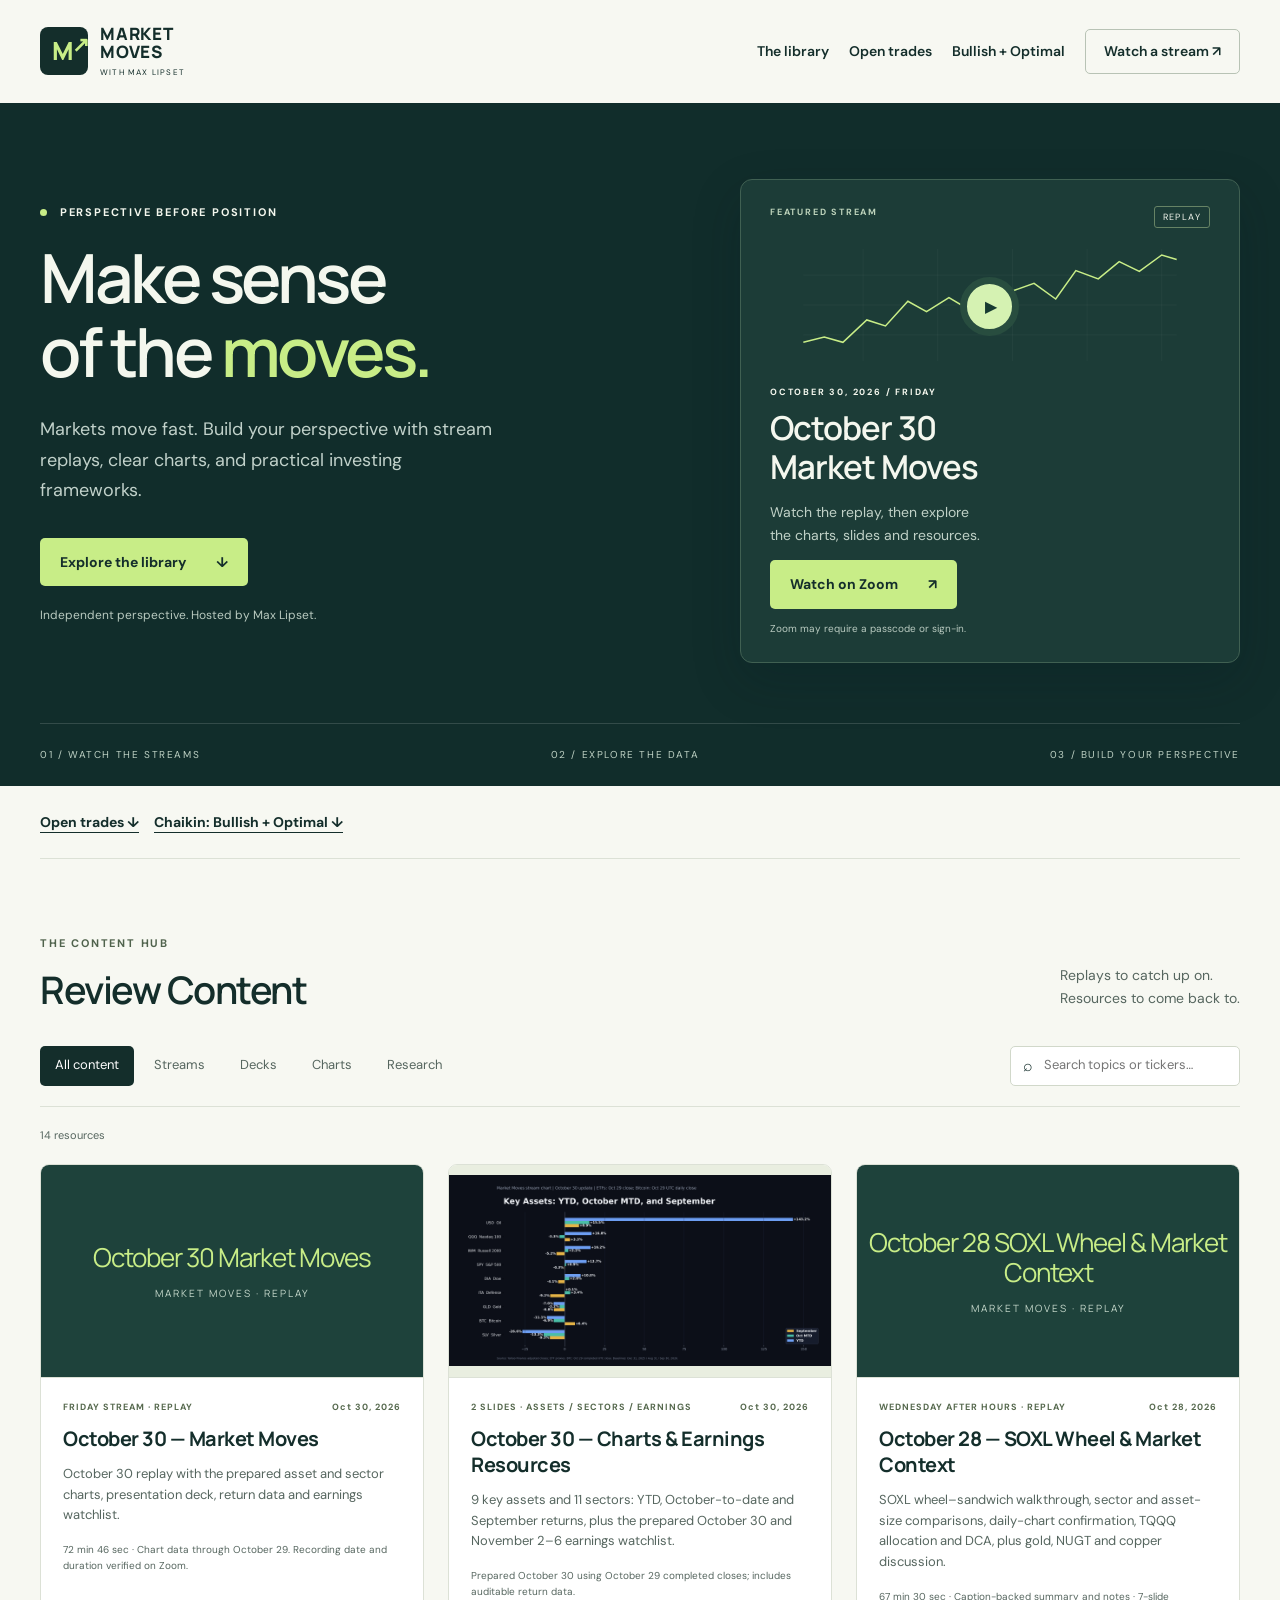
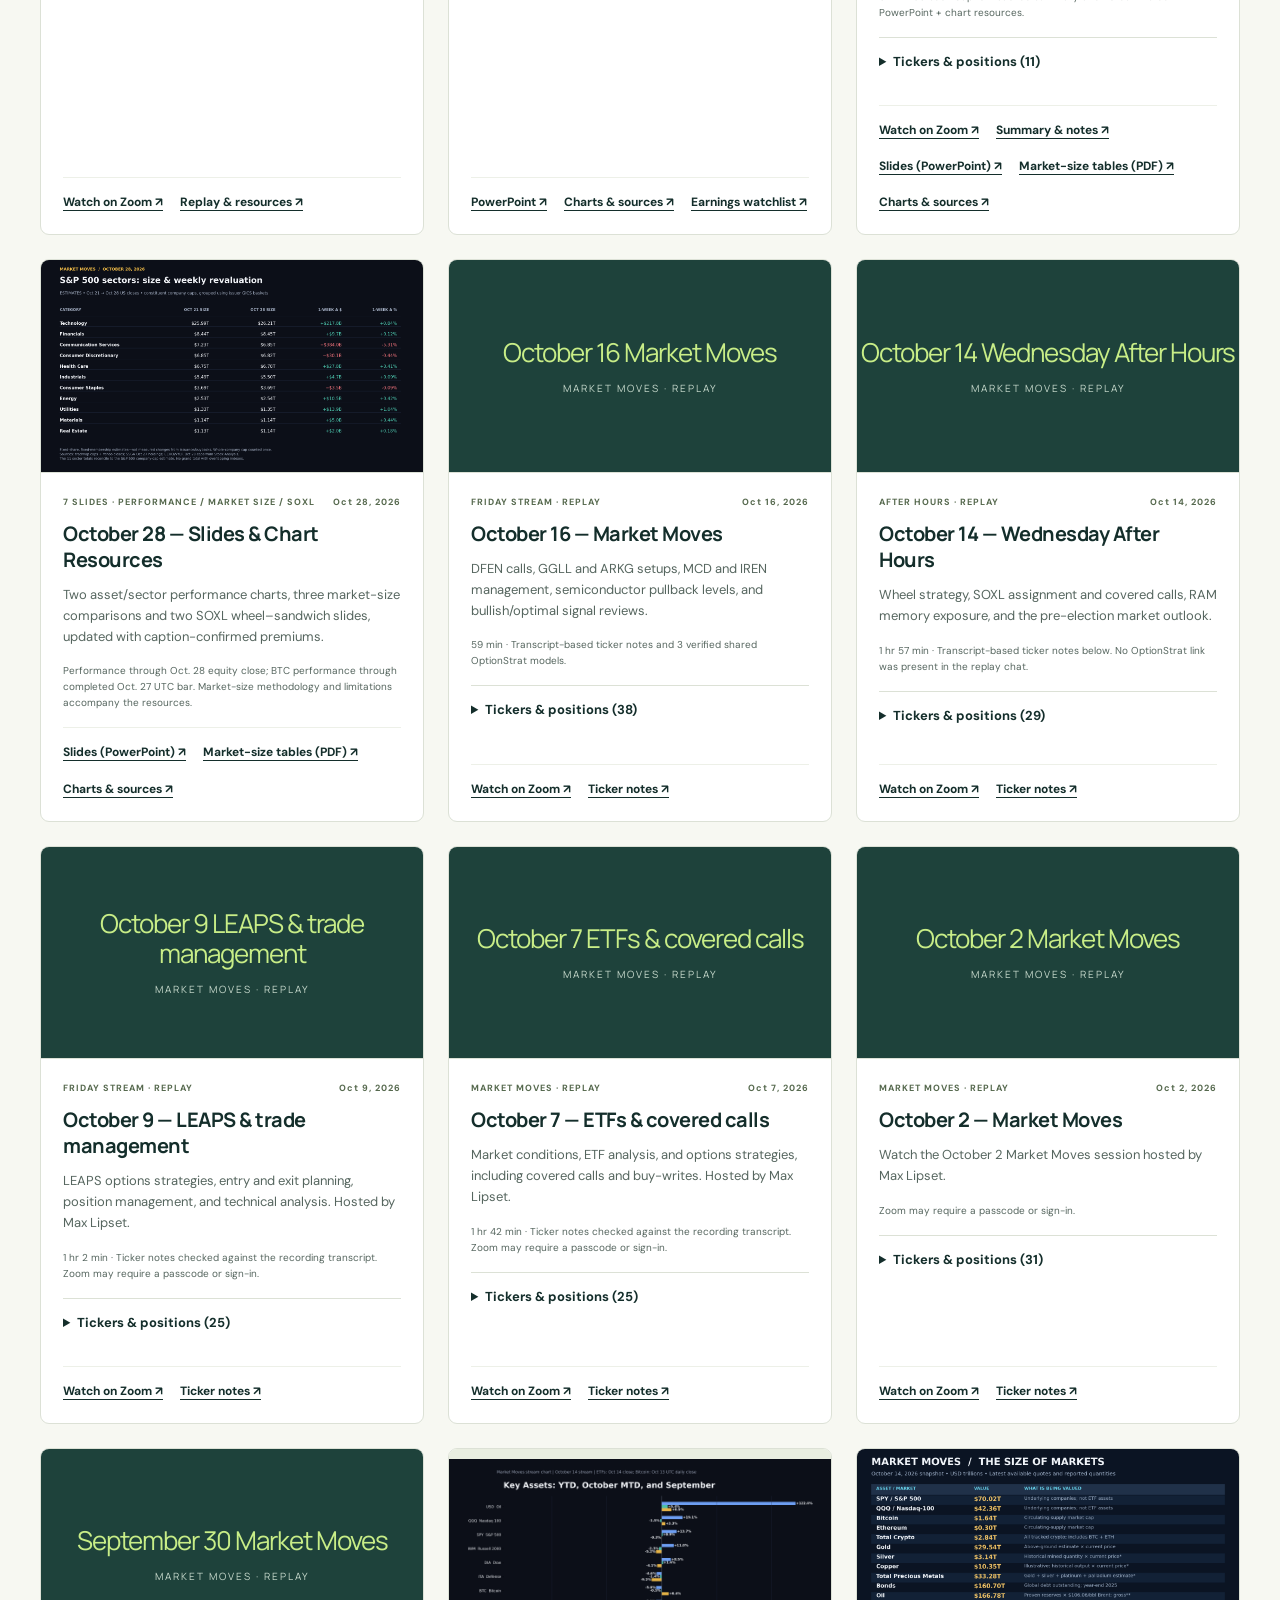
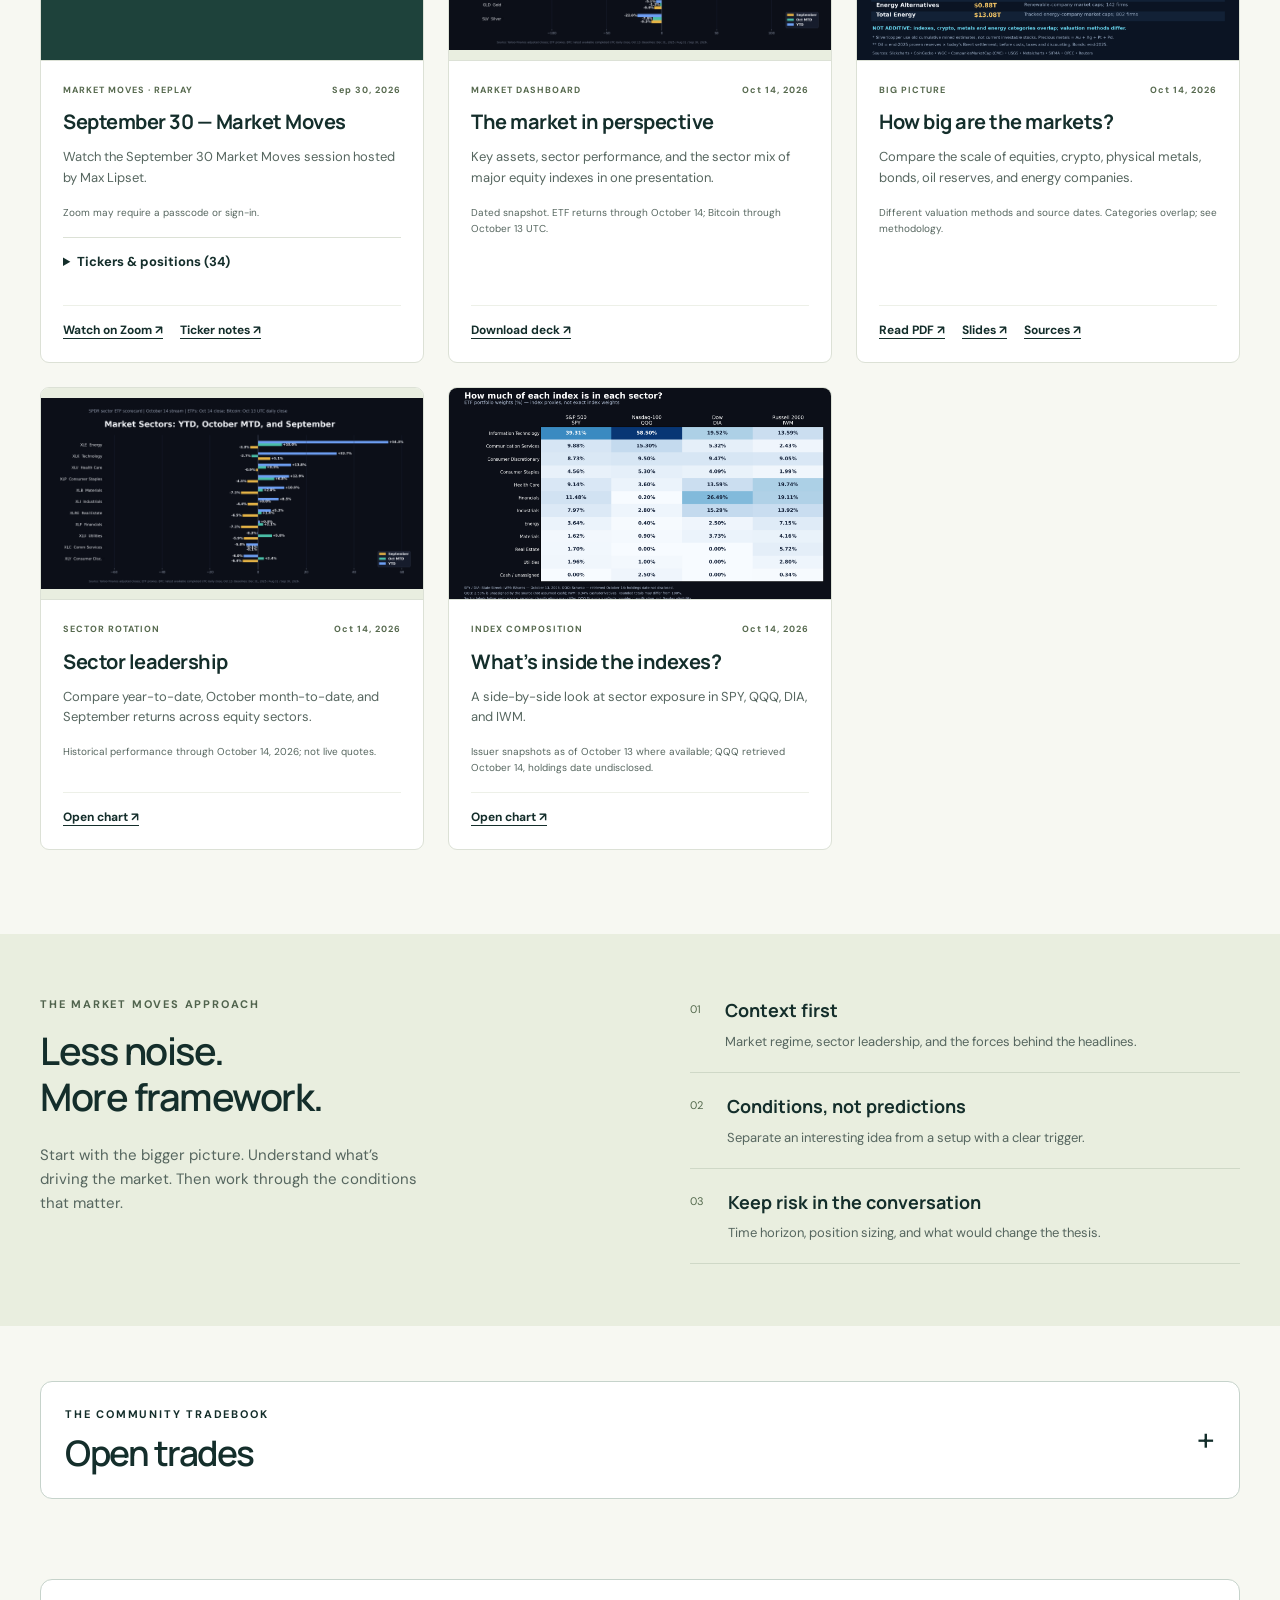
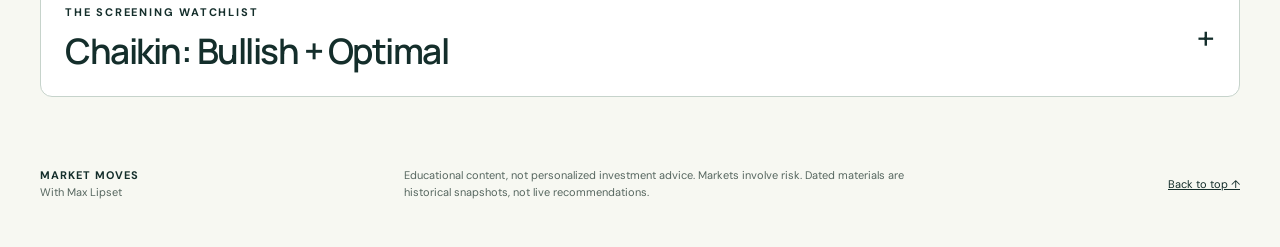
<file: index.html>
<!doctype html>
<html lang="en">
<head>
<meta charset="utf-8"><meta name="viewport" content="width=device-width,initial-scale=1">
<title>Market Moves — Streams, charts & perspective</title>
<meta name="description" content="Market Moves with Max Lipset. Catch up on streams, explore market charts, and download presentation materials.">
<meta name="theme-color" content="#112d2b">
<link rel="icon" href="favicon.svg" type="image/svg+xml"><link rel="stylesheet" href="style.css">
</head>
<body>
<a class="skip" href="#library">Skip to content</a>
<header class="topbar wrap"><a class="brand" href="./" aria-label="Market Moves home"><span class="brandmark" aria-hidden="true">M<span>↗</span></span><span>MARKET<br>MOVES<span class="brandby">WITH MAX LIPSET</span></span></a><nav aria-label="Main navigation"><a href="#library">The library</a><a href="#open-trades">Open trades</a><a href="#chaikin">Bullish + Optimal</a><a class="nav-cta" href="#featured">Watch a stream <span aria-hidden="true">↗</span></a></nav></header>
<main>
<section class="hero"><div class="wrap hero-grid"><div><p class="eyebrow"><span class="dot"></span> PERSPECTIVE BEFORE POSITION</p><h1>Make sense<br>of the <em>moves.</em></h1><p class="intro">Markets move fast. Build your perspective with stream replays, clear charts, and practical investing frameworks.</p><a class="button light" href="#library">Explore the library <span aria-hidden="true">↓</span></a><p class="host">Independent perspective. Hosted by Max Lipset.</p></div><article id="featured" class="featured"><div class="feature-top"><span class="eyebrow">FEATURED STREAM</span><span class="replay">REPLAY</span></div><div class="wave" aria-hidden="true"><svg viewBox="0 0 500 150"><path class="grid" d="M0 35H500 M0 75H500 M0 115H500 M80 0V150 M180 0V150 M280 0V150 M380 0V150 M480 0V150"/><path class="trace" d="M0 125 28 118 53 125 85 95 110 103 140 70 165 84 195 65 220 80 250 40 278 57 309 46 338 67 365 29 395 40 423 17 450 30 480 8 500 14"/></svg><span class="play">▶</span></div><p class="eyebrow">OCTOBER 30, 2026 / FRIDAY</p><h2>October 30<br>Market Moves</h2><p>Watch the replay, then explore<br>the charts, slides and resources.</p><a id="featured-link" class="button light" href="https://us06web.zoom.us/rec/share/vB62OXIC7sn29NZjTACtyw3_N3CU9sdIaNkMmeq9kFNX3XZYFfZCfEpGf8DX7yD0.l42riKHr-Ip58ZO9" target="_blank" rel="noopener noreferrer">Watch on Zoom <span aria-hidden="true">↗</span></a><small>Zoom may require a passcode or sign-in.</small></article></div><div class="wrap hero-bottom"><span>01 / WATCH THE STREAMS</span><span>02 / EXPLORE THE DATA</span><span>03 / BUILD YOUR PERSPECTIVE</span></div></section>
<div class="wrap tracker-jumps" aria-label="Trade research shortcuts"><a href="#open-trades">Open trades ↓</a><a href="#chaikin">Chaikin: Bullish + Optimal ↓</a></div>


<section id="library" class="wrap library"><div class="section-head"><div><p class="eyebrow">THE CONTENT HUB</p><h2>Review Content</h2></div><p>Replays to catch up on.<br>Resources to come back to.</p></div><div class="toolbar"><div class="filters" role="group" aria-label="Filter content"><button class="active" data-filter="All" aria-pressed="true">All content</button><button data-filter="Streams" aria-pressed="false">Streams</button><button data-filter="Decks" aria-pressed="false">Decks</button><button data-filter="Charts" aria-pressed="false">Charts</button><button data-filter="Research" aria-pressed="false">Research</button></div><label class="search"><span class="sr-only">Search the library</span><span aria-hidden="true">⌕</span><input type="search" id="search" placeholder="Search topics or tickers…"></label></div><p class="results" id="count" role="status" aria-live="polite">Loading the library…</p><div id="cards" class="cards"></div><noscript><p>Enable JavaScript to search the library. You can still <a href="assets/performance-deck.pptx">download the latest deck</a> or <a href="assets/market-sizes.pdf">read the market-size comparison</a>.</p></noscript></section>
<section id="approach" class="approach"><div class="wrap approach-grid"><div><p class="eyebrow">THE MARKET MOVES APPROACH</p><h2>Less noise.<br>More framework.</h2><p>Start with the bigger picture. Understand what’s driving the market. Then work through the conditions that matter.</p></div><div class="principles"><article><span>01</span><div><h3>Context first</h3><p>Market regime, sector leadership, and the forces behind the headlines.</p></div></article><article><span>02</span><div><h3>Conditions, not predictions</h3><p>Separate an interesting idea from a setup with a clear trigger.</p></div></article><article><span>03</span><div><h3>Keep risk in the conversation</h3><p>Time horizon, position sizing, and what would change the thesis.</p></div></article></div></div></section>
<section id="open-trades" class="wrap tracker-section"><details class="tracker-dropdown"><summary><p class="eyebrow">THE COMMUNITY TRADEBOOK</p><h2>Open trades</h2><span class="dropdown-icon" aria-hidden="true">+</span></summary><div class="tracker-content"><p class="tracker-intro">Market Moves positions in one place. Compiled October 16, 2026 from submitted position records and stream updates. Dates below show the latest evidence, not live brokerage verification. Unknown terms stay unconfirmed.</p><div class="tracker-toolbar"><label>Find a trade <input id="trade-search" type="search" placeholder="Ticker or strategy…"></label><label>Show <select id="trade-filter"><option value="all">All tracked positions</option><option value="open">Reported / snapshot open</option><option value="review">Needs confirmation</option></select></label></div><p id="trade-count" class="results" role="status">Loading trades…</p><div class="table-scroll" role="region" aria-label="Open trades table; scroll horizontally for details" tabindex="0"><table id="trades-table"><caption>Position terms and latest status — historical evidence, not live quotes</caption><thead><tr><th scope="col">Ticker / strategy</th><th scope="col">Quantity</th><th scope="col">Entry / credit</th><th scope="col">Status / last evidence</th><th scope="col">Management / sources</th></tr></thead><tbody></tbody></table></div><p class="tracker-footnote">Known closed legs (SMCX calls, TEMT puts, MULL calls), the closed COHX wheel, paper trades and unfilled ideas are excluded. “Snapshot open” means open in the dated record, not confirmed today. No live P&amp;L or portfolio totals are implied. Option premiums and credits are per share, not per contract.</p></div></details></section>
<section id="chaikin" class="wrap tracker-section"><details class="tracker-dropdown"><summary><p class="eyebrow">THE SCREENING WATCHLIST</p><h2>Chaikin: Bullish + Optimal</h2><span class="dropdown-icon" aria-hidden="true">+</span></summary><div class="tracker-content"><p class="tracker-intro"><strong>Historical scan: October 12, 2026.</strong> Ratings dated October 10; technical data dated October 9. Not refreshed October 16. All 59 saved watchlists screened: 1,178 unique stocks and 258 Bullish / Very Bullish candidates checked.</p><p>Only the exact “Optimal” entry label qualifies here. Timing 3/3 and “Early” are different signals; Early candidates are excluded.</p><div class="tracker-toolbar"><label>Find a ticker <input id="chaikin-search" type="search" placeholder="Ticker or rating…"></label></div><p id="chaikin-count" class="results" role="status">Loading matches…</p><div class="table-scroll" role="region" aria-label="Chaikin matches table; scroll horizontally for details" tabindex="0"><table id="chaikin-table"><caption>Exact Bullish / Very Bullish + Optimal matches · October 12 scan</caption><thead><tr><th scope="col">Ticker</th><th scope="col">Rating / entry</th><th scope="col">Strength</th><th scope="col">Timing</th><th scope="col">Trend / flow</th><th scope="col">Market cap</th><th scope="col">Missing confirmation</th></tr></thead><tbody></tbody></table></div><p class="tracker-footnote">Strength and Timing are separate checklist scores out of 3. Market caps are dated scan values. Chaikin links may require membership. Screening matches are not executed trades; small and microcap names can carry significant liquidity risk.</p></div></details></section>
</main><footer class="wrap"><div><strong>MARKET MOVES</strong><span>With Max Lipset</span></div><p>Educational content, not personalized investment advice. Markets involve risk. Dated materials are historical snapshots, not live recommendations.</p><a href="#">Back to top ↑</a></footer><script src="app.js" defer></script><script src="tracker.js" defer></script>
</body></html>
</file>
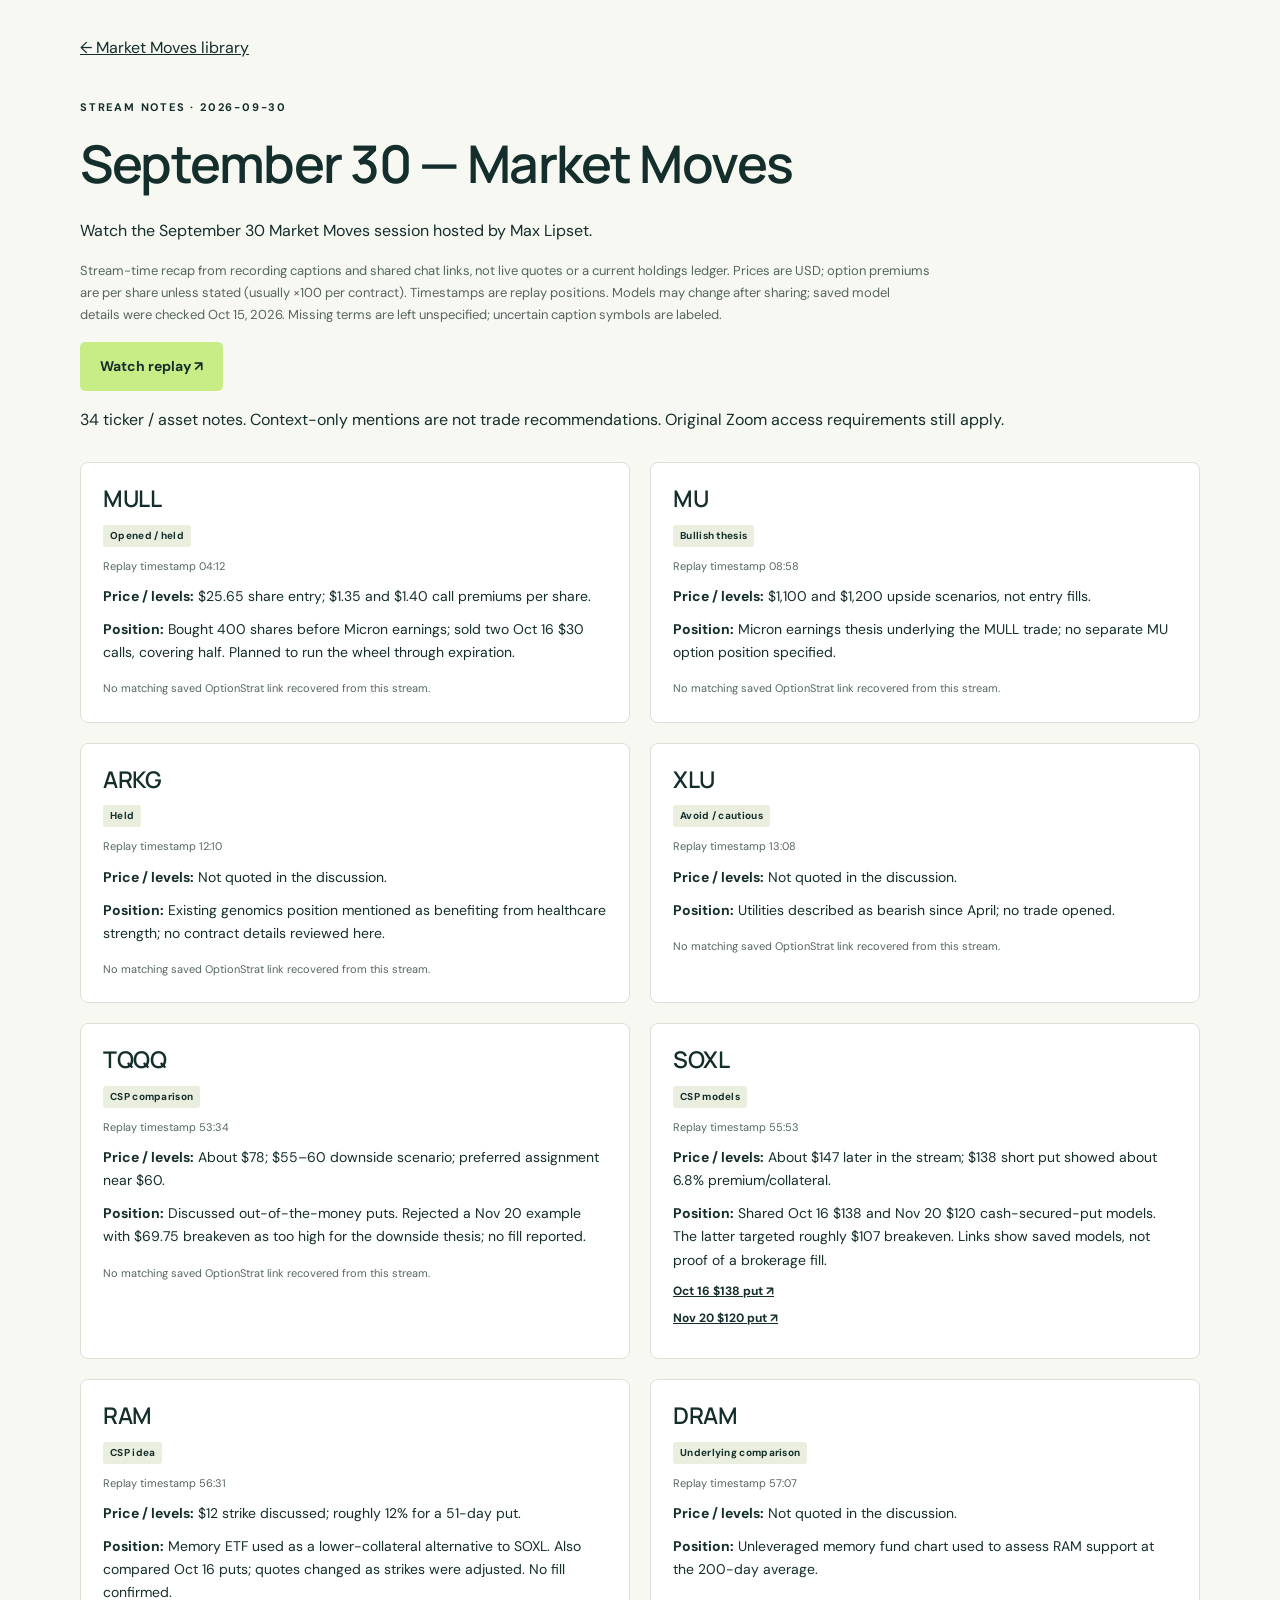
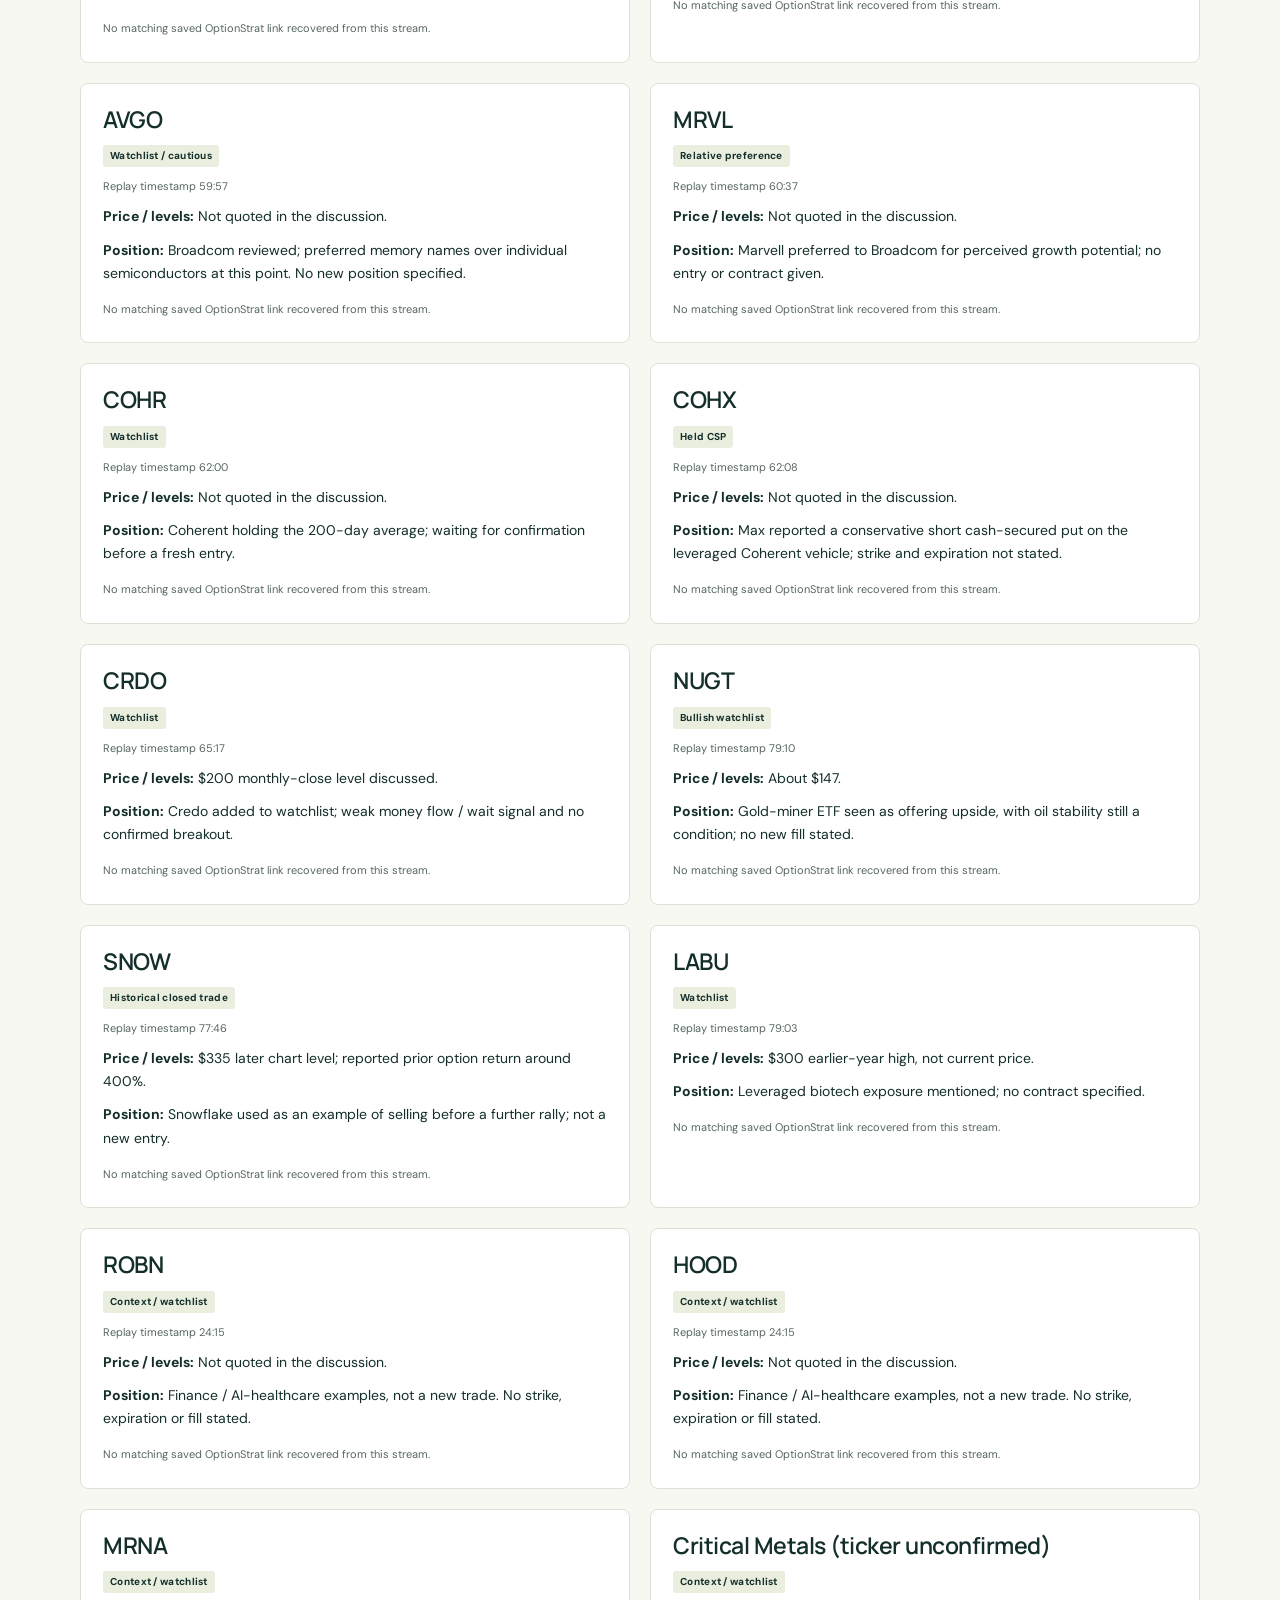
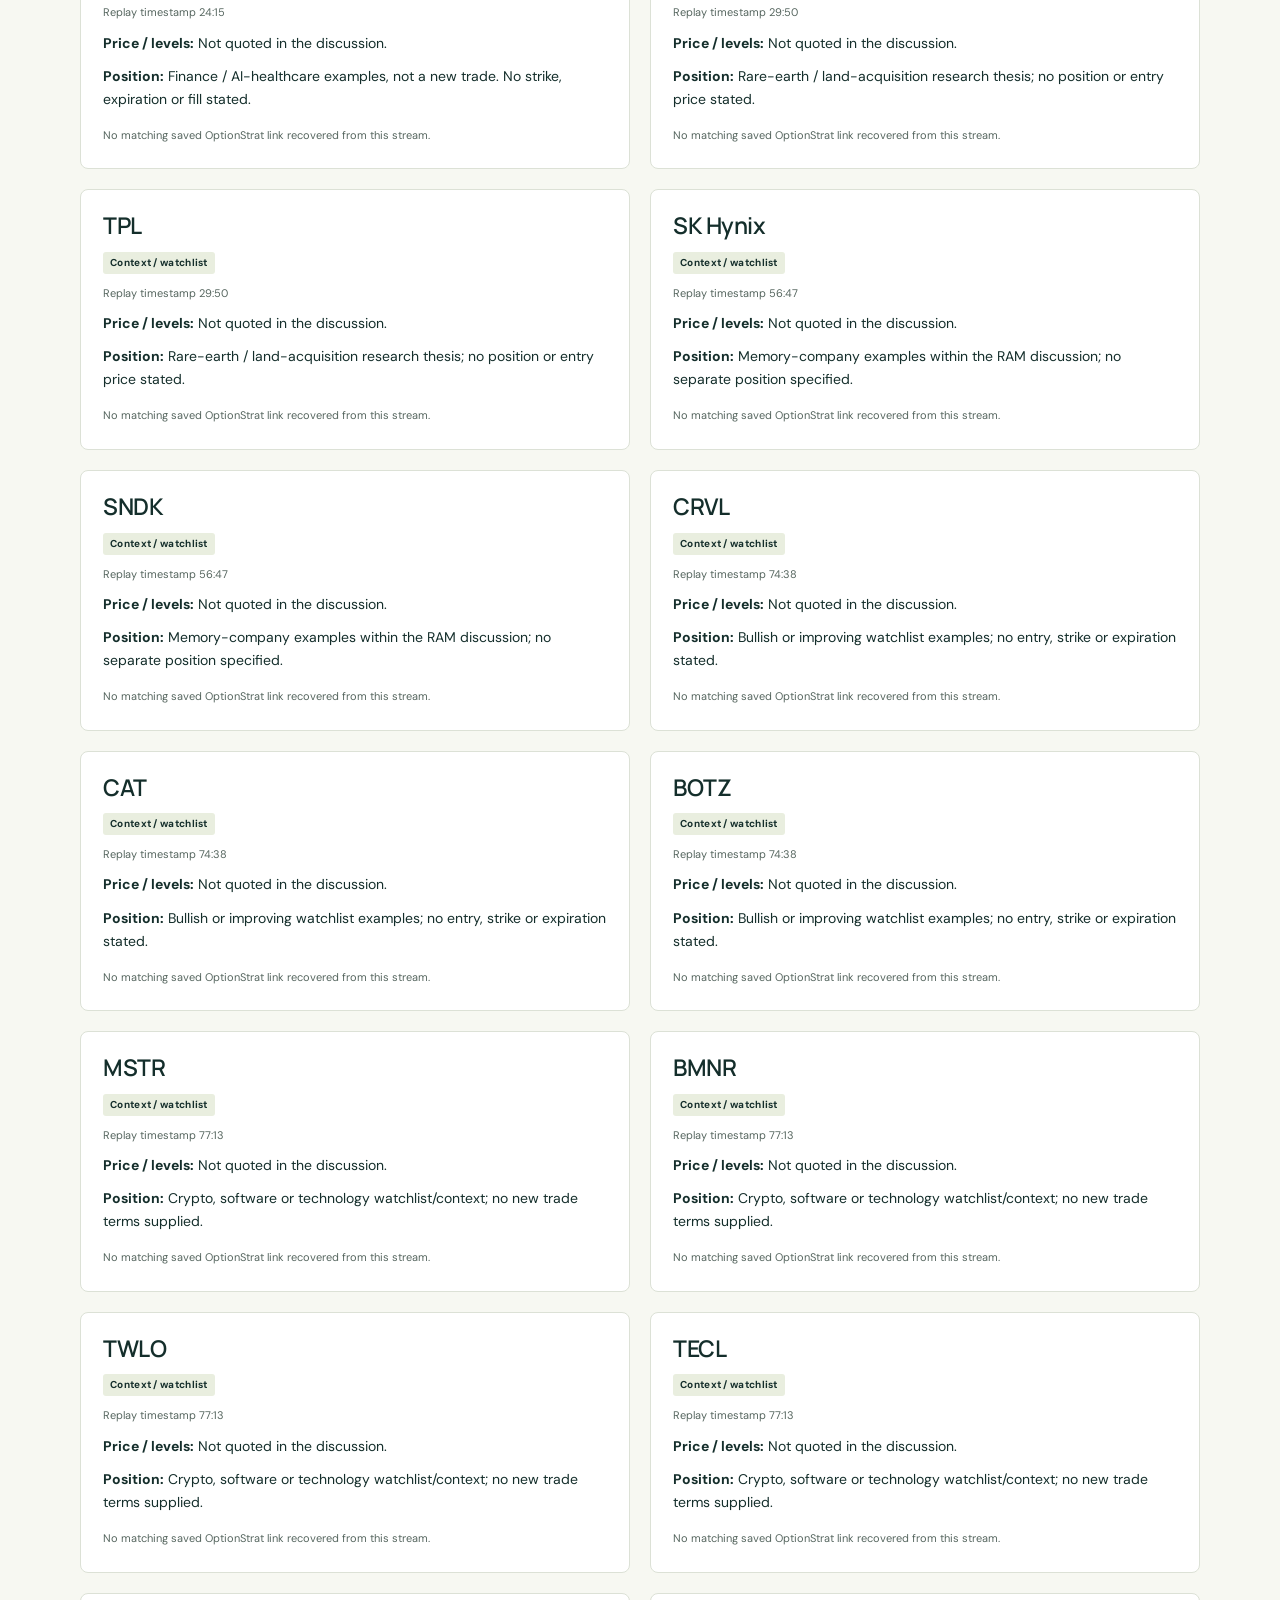
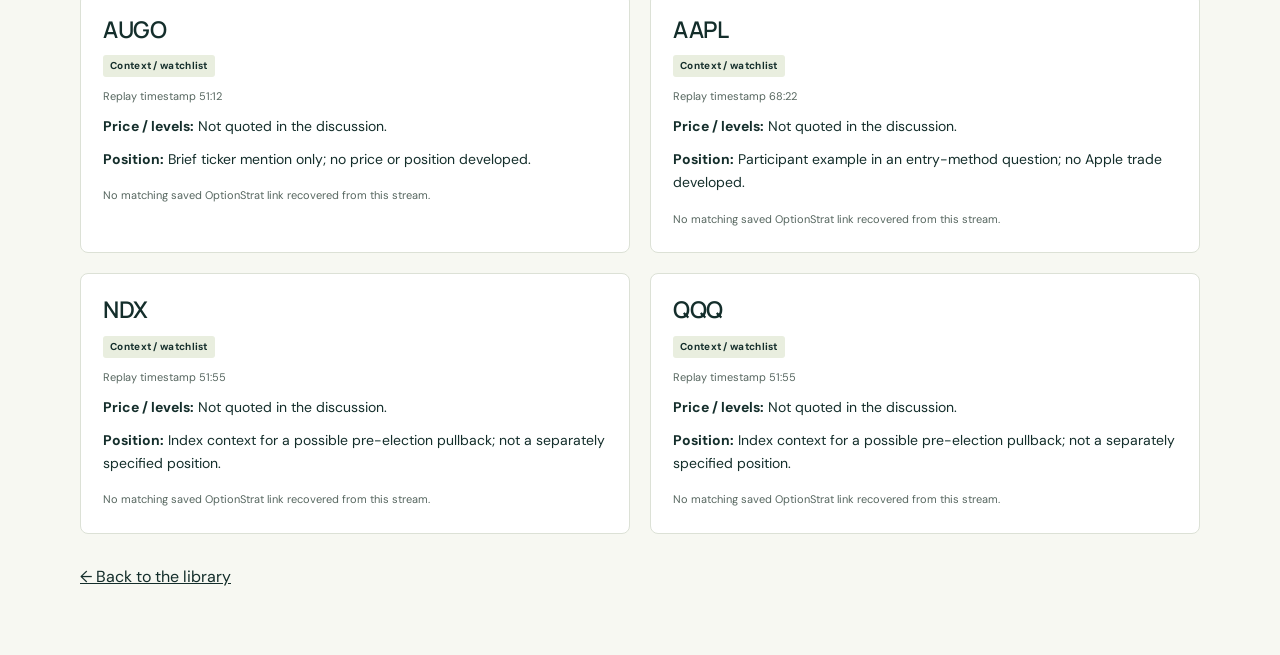
<file: streams/2026-09-30.html>
<!doctype html><html lang="en"><head><meta charset="utf-8"><meta name="viewport" content="width=device-width,initial-scale=1"><title>September 30 — Market Moves — Ticker notes | Market Moves</title><link rel="icon" href="../favicon.svg"><link rel="stylesheet" href="../style.css"></head><body><main class="wrap stream-notes"><a href="../index.html#library">← Market Moves library</a><p class="eyebrow">STREAM NOTES · 2026-09-30</p><h1>September 30 — Market Moves</h1><p>Watch the September 30 Market Moves session hosted by Max Lipset.</p><p class="notes-intro">Stream-time recap from recording captions and shared chat links, not live quotes or a current holdings ledger. Prices are USD; option premiums are per share unless stated (usually ×100 per contract). Timestamps are replay positions. Models may change after sharing; saved model details were checked Oct 15, 2026. Missing terms are left unspecified; uncertain caption symbols are labeled.</p><p><a class="button light" href="https://us06web.zoom.us/rec/share/R3jB5UM5G-DksHii7t1mZubaKdbZXyWm0881P0AZd6m9NMFR1ZyZ54Pl0_1Iq0Em.AOStVzs66MkKUvwi" target="_blank" rel="noopener noreferrer">Watch replay ↗</a></p><p>34 ticker / asset notes. Context-only mentions are not trade recommendations. Original Zoom access requirements still apply.</p><div class="ticker-grid"><article class="ticker-entry"><header><h2>MULL</h2><span class="ticker-status">Opened / held</span></header><p class="note">Replay timestamp 04:12</p><p><strong>Price / levels:</strong> $25.65 share entry; $1.35 and $1.40 call premiums per share.</p><p><strong>Position:</strong> Bought 400 shares before Micron earnings; sold two Oct 16 $30 calls, covering half. Planned to run the wheel through expiration.</p><div class="ticker-links"><span class="note">No matching saved OptionStrat link recovered from this stream.</span></div></article><article class="ticker-entry"><header><h2>MU</h2><span class="ticker-status">Bullish thesis</span></header><p class="note">Replay timestamp 08:58</p><p><strong>Price / levels:</strong> $1,100 and $1,200 upside scenarios, not entry fills.</p><p><strong>Position:</strong> Micron earnings thesis underlying the MULL trade; no separate MU option position specified.</p><div class="ticker-links"><span class="note">No matching saved OptionStrat link recovered from this stream.</span></div></article><article class="ticker-entry"><header><h2>ARKG</h2><span class="ticker-status">Held</span></header><p class="note">Replay timestamp 12:10</p><p><strong>Price / levels:</strong> Not quoted in the discussion.</p><p><strong>Position:</strong> Existing genomics position mentioned as benefiting from healthcare strength; no contract details reviewed here.</p><div class="ticker-links"><span class="note">No matching saved OptionStrat link recovered from this stream.</span></div></article><article class="ticker-entry"><header><h2>XLU</h2><span class="ticker-status">Avoid / cautious</span></header><p class="note">Replay timestamp 13:08</p><p><strong>Price / levels:</strong> Not quoted in the discussion.</p><p><strong>Position:</strong> Utilities described as bearish since April; no trade opened.</p><div class="ticker-links"><span class="note">No matching saved OptionStrat link recovered from this stream.</span></div></article><article class="ticker-entry"><header><h2>TQQQ</h2><span class="ticker-status">CSP comparison</span></header><p class="note">Replay timestamp 53:34</p><p><strong>Price / levels:</strong> About $78; $55–60 downside scenario; preferred assignment near $60.</p><p><strong>Position:</strong> Discussed out-of-the-money puts. Rejected a Nov 20 example with $69.75 breakeven as too high for the downside thesis; no fill reported.</p><div class="ticker-links"><span class="note">No matching saved OptionStrat link recovered from this stream.</span></div></article><article class="ticker-entry"><header><h2>SOXL</h2><span class="ticker-status">CSP models</span></header><p class="note">Replay timestamp 55:53</p><p><strong>Price / levels:</strong> About $147 later in the stream; $138 short put showed about 6.8% premium/collateral.</p><p><strong>Position:</strong> Shared Oct 16 $138 and Nov 20 $120 cash-secured-put models. The latter targeted roughly $107 breakeven. Links show saved models, not proof of a brokerage fill.</p><div class="ticker-links"><a href="https://optionstrat.com/7o9hoFqZdBUm" target="_blank" rel="noopener noreferrer">Oct 16 $138 put ↗</a><a href="https://optionstrat.com/QdDXqHbsIO4R" target="_blank" rel="noopener noreferrer">Nov 20 $120 put ↗</a></div></article><article class="ticker-entry"><header><h2>RAM</h2><span class="ticker-status">CSP idea</span></header><p class="note">Replay timestamp 56:31</p><p><strong>Price / levels:</strong> $12 strike discussed; roughly 12% for a 51-day put.</p><p><strong>Position:</strong> Memory ETF used as a lower-collateral alternative to SOXL. Also compared Oct 16 puts; quotes changed as strikes were adjusted. No fill confirmed.</p><div class="ticker-links"><span class="note">No matching saved OptionStrat link recovered from this stream.</span></div></article><article class="ticker-entry"><header><h2>DRAM</h2><span class="ticker-status">Underlying comparison</span></header><p class="note">Replay timestamp 57:07</p><p><strong>Price / levels:</strong> Not quoted in the discussion.</p><p><strong>Position:</strong> Unleveraged memory fund chart used to assess RAM support at the 200-day average.</p><div class="ticker-links"><span class="note">No matching saved OptionStrat link recovered from this stream.</span></div></article><article class="ticker-entry"><header><h2>AVGO</h2><span class="ticker-status">Watchlist / cautious</span></header><p class="note">Replay timestamp 59:57</p><p><strong>Price / levels:</strong> Not quoted in the discussion.</p><p><strong>Position:</strong> Broadcom reviewed; preferred memory names over individual semiconductors at this point. No new position specified.</p><div class="ticker-links"><span class="note">No matching saved OptionStrat link recovered from this stream.</span></div></article><article class="ticker-entry"><header><h2>MRVL</h2><span class="ticker-status">Relative preference</span></header><p class="note">Replay timestamp 60:37</p><p><strong>Price / levels:</strong> Not quoted in the discussion.</p><p><strong>Position:</strong> Marvell preferred to Broadcom for perceived growth potential; no entry or contract given.</p><div class="ticker-links"><span class="note">No matching saved OptionStrat link recovered from this stream.</span></div></article><article class="ticker-entry"><header><h2>COHR</h2><span class="ticker-status">Watchlist</span></header><p class="note">Replay timestamp 62:00</p><p><strong>Price / levels:</strong> Not quoted in the discussion.</p><p><strong>Position:</strong> Coherent holding the 200-day average; waiting for confirmation before a fresh entry.</p><div class="ticker-links"><span class="note">No matching saved OptionStrat link recovered from this stream.</span></div></article><article class="ticker-entry"><header><h2>COHX</h2><span class="ticker-status">Held CSP</span></header><p class="note">Replay timestamp 62:08</p><p><strong>Price / levels:</strong> Not quoted in the discussion.</p><p><strong>Position:</strong> Max reported a conservative short cash-secured put on the leveraged Coherent vehicle; strike and expiration not stated.</p><div class="ticker-links"><span class="note">No matching saved OptionStrat link recovered from this stream.</span></div></article><article class="ticker-entry"><header><h2>CRDO</h2><span class="ticker-status">Watchlist</span></header><p class="note">Replay timestamp 65:17</p><p><strong>Price / levels:</strong> $200 monthly-close level discussed.</p><p><strong>Position:</strong> Credo added to watchlist; weak money flow / wait signal and no confirmed breakout.</p><div class="ticker-links"><span class="note">No matching saved OptionStrat link recovered from this stream.</span></div></article><article class="ticker-entry"><header><h2>NUGT</h2><span class="ticker-status">Bullish watchlist</span></header><p class="note">Replay timestamp 79:10</p><p><strong>Price / levels:</strong> About $147.</p><p><strong>Position:</strong> Gold-miner ETF seen as offering upside, with oil stability still a condition; no new fill stated.</p><div class="ticker-links"><span class="note">No matching saved OptionStrat link recovered from this stream.</span></div></article><article class="ticker-entry"><header><h2>SNOW</h2><span class="ticker-status">Historical closed trade</span></header><p class="note">Replay timestamp 77:46</p><p><strong>Price / levels:</strong> $335 later chart level; reported prior option return around 400%.</p><p><strong>Position:</strong> Snowflake used as an example of selling before a further rally; not a new entry.</p><div class="ticker-links"><span class="note">No matching saved OptionStrat link recovered from this stream.</span></div></article><article class="ticker-entry"><header><h2>LABU</h2><span class="ticker-status">Watchlist</span></header><p class="note">Replay timestamp 79:03</p><p><strong>Price / levels:</strong> $300 earlier-year high, not current price.</p><p><strong>Position:</strong> Leveraged biotech exposure mentioned; no contract specified.</p><div class="ticker-links"><span class="note">No matching saved OptionStrat link recovered from this stream.</span></div></article><article class="ticker-entry"><header><h2>ROBN</h2><span class="ticker-status">Context / watchlist</span></header><p class="note">Replay timestamp 24:15</p><p><strong>Price / levels:</strong> Not quoted in the discussion.</p><p><strong>Position:</strong> Finance / AI-healthcare examples, not a new trade. No strike, expiration or fill stated.</p><div class="ticker-links"><span class="note">No matching saved OptionStrat link recovered from this stream.</span></div></article><article class="ticker-entry"><header><h2>HOOD</h2><span class="ticker-status">Context / watchlist</span></header><p class="note">Replay timestamp 24:15</p><p><strong>Price / levels:</strong> Not quoted in the discussion.</p><p><strong>Position:</strong> Finance / AI-healthcare examples, not a new trade. No strike, expiration or fill stated.</p><div class="ticker-links"><span class="note">No matching saved OptionStrat link recovered from this stream.</span></div></article><article class="ticker-entry"><header><h2>MRNA</h2><span class="ticker-status">Context / watchlist</span></header><p class="note">Replay timestamp 24:15</p><p><strong>Price / levels:</strong> Not quoted in the discussion.</p><p><strong>Position:</strong> Finance / AI-healthcare examples, not a new trade. No strike, expiration or fill stated.</p><div class="ticker-links"><span class="note">No matching saved OptionStrat link recovered from this stream.</span></div></article><article class="ticker-entry"><header><h2>Critical Metals (ticker unconfirmed)</h2><span class="ticker-status">Context / watchlist</span></header><p class="note">Replay timestamp 29:50</p><p><strong>Price / levels:</strong> Not quoted in the discussion.</p><p><strong>Position:</strong> Rare-earth / land-acquisition research thesis; no position or entry price stated.</p><div class="ticker-links"><span class="note">No matching saved OptionStrat link recovered from this stream.</span></div></article><article class="ticker-entry"><header><h2>TPL</h2><span class="ticker-status">Context / watchlist</span></header><p class="note">Replay timestamp 29:50</p><p><strong>Price / levels:</strong> Not quoted in the discussion.</p><p><strong>Position:</strong> Rare-earth / land-acquisition research thesis; no position or entry price stated.</p><div class="ticker-links"><span class="note">No matching saved OptionStrat link recovered from this stream.</span></div></article><article class="ticker-entry"><header><h2>SK Hynix</h2><span class="ticker-status">Context / watchlist</span></header><p class="note">Replay timestamp 56:47</p><p><strong>Price / levels:</strong> Not quoted in the discussion.</p><p><strong>Position:</strong> Memory-company examples within the RAM discussion; no separate position specified.</p><div class="ticker-links"><span class="note">No matching saved OptionStrat link recovered from this stream.</span></div></article><article class="ticker-entry"><header><h2>SNDK</h2><span class="ticker-status">Context / watchlist</span></header><p class="note">Replay timestamp 56:47</p><p><strong>Price / levels:</strong> Not quoted in the discussion.</p><p><strong>Position:</strong> Memory-company examples within the RAM discussion; no separate position specified.</p><div class="ticker-links"><span class="note">No matching saved OptionStrat link recovered from this stream.</span></div></article><article class="ticker-entry"><header><h2>CRVL</h2><span class="ticker-status">Context / watchlist</span></header><p class="note">Replay timestamp 74:38</p><p><strong>Price / levels:</strong> Not quoted in the discussion.</p><p><strong>Position:</strong> Bullish or improving watchlist examples; no entry, strike or expiration stated.</p><div class="ticker-links"><span class="note">No matching saved OptionStrat link recovered from this stream.</span></div></article><article class="ticker-entry"><header><h2>CAT</h2><span class="ticker-status">Context / watchlist</span></header><p class="note">Replay timestamp 74:38</p><p><strong>Price / levels:</strong> Not quoted in the discussion.</p><p><strong>Position:</strong> Bullish or improving watchlist examples; no entry, strike or expiration stated.</p><div class="ticker-links"><span class="note">No matching saved OptionStrat link recovered from this stream.</span></div></article><article class="ticker-entry"><header><h2>BOTZ</h2><span class="ticker-status">Context / watchlist</span></header><p class="note">Replay timestamp 74:38</p><p><strong>Price / levels:</strong> Not quoted in the discussion.</p><p><strong>Position:</strong> Bullish or improving watchlist examples; no entry, strike or expiration stated.</p><div class="ticker-links"><span class="note">No matching saved OptionStrat link recovered from this stream.</span></div></article><article class="ticker-entry"><header><h2>MSTR</h2><span class="ticker-status">Context / watchlist</span></header><p class="note">Replay timestamp 77:13</p><p><strong>Price / levels:</strong> Not quoted in the discussion.</p><p><strong>Position:</strong> Crypto, software or technology watchlist/context; no new trade terms supplied.</p><div class="ticker-links"><span class="note">No matching saved OptionStrat link recovered from this stream.</span></div></article><article class="ticker-entry"><header><h2>BMNR</h2><span class="ticker-status">Context / watchlist</span></header><p class="note">Replay timestamp 77:13</p><p><strong>Price / levels:</strong> Not quoted in the discussion.</p><p><strong>Position:</strong> Crypto, software or technology watchlist/context; no new trade terms supplied.</p><div class="ticker-links"><span class="note">No matching saved OptionStrat link recovered from this stream.</span></div></article><article class="ticker-entry"><header><h2>TWLO</h2><span class="ticker-status">Context / watchlist</span></header><p class="note">Replay timestamp 77:13</p><p><strong>Price / levels:</strong> Not quoted in the discussion.</p><p><strong>Position:</strong> Crypto, software or technology watchlist/context; no new trade terms supplied.</p><div class="ticker-links"><span class="note">No matching saved OptionStrat link recovered from this stream.</span></div></article><article class="ticker-entry"><header><h2>TECL</h2><span class="ticker-status">Context / watchlist</span></header><p class="note">Replay timestamp 77:13</p><p><strong>Price / levels:</strong> Not quoted in the discussion.</p><p><strong>Position:</strong> Crypto, software or technology watchlist/context; no new trade terms supplied.</p><div class="ticker-links"><span class="note">No matching saved OptionStrat link recovered from this stream.</span></div></article><article class="ticker-entry"><header><h2>AUGO</h2><span class="ticker-status">Context / watchlist</span></header><p class="note">Replay timestamp 51:12</p><p><strong>Price / levels:</strong> Not quoted in the discussion.</p><p><strong>Position:</strong> Brief ticker mention only; no price or position developed.</p><div class="ticker-links"><span class="note">No matching saved OptionStrat link recovered from this stream.</span></div></article><article class="ticker-entry"><header><h2>AAPL</h2><span class="ticker-status">Context / watchlist</span></header><p class="note">Replay timestamp 68:22</p><p><strong>Price / levels:</strong> Not quoted in the discussion.</p><p><strong>Position:</strong> Participant example in an entry-method question; no Apple trade developed.</p><div class="ticker-links"><span class="note">No matching saved OptionStrat link recovered from this stream.</span></div></article><article class="ticker-entry"><header><h2>NDX</h2><span class="ticker-status">Context / watchlist</span></header><p class="note">Replay timestamp 51:55</p><p><strong>Price / levels:</strong> Not quoted in the discussion.</p><p><strong>Position:</strong> Index context for a possible pre-election pullback; not a separately specified position.</p><div class="ticker-links"><span class="note">No matching saved OptionStrat link recovered from this stream.</span></div></article><article class="ticker-entry"><header><h2>QQQ</h2><span class="ticker-status">Context / watchlist</span></header><p class="note">Replay timestamp 51:55</p><p><strong>Price / levels:</strong> Not quoted in the discussion.</p><p><strong>Position:</strong> Index context for a possible pre-election pullback; not a separately specified position.</p><div class="ticker-links"><span class="note">No matching saved OptionStrat link recovered from this stream.</span></div></article></div><p><a href="../index.html#library">← Back to the library</a></p></main></body></html>
</file>
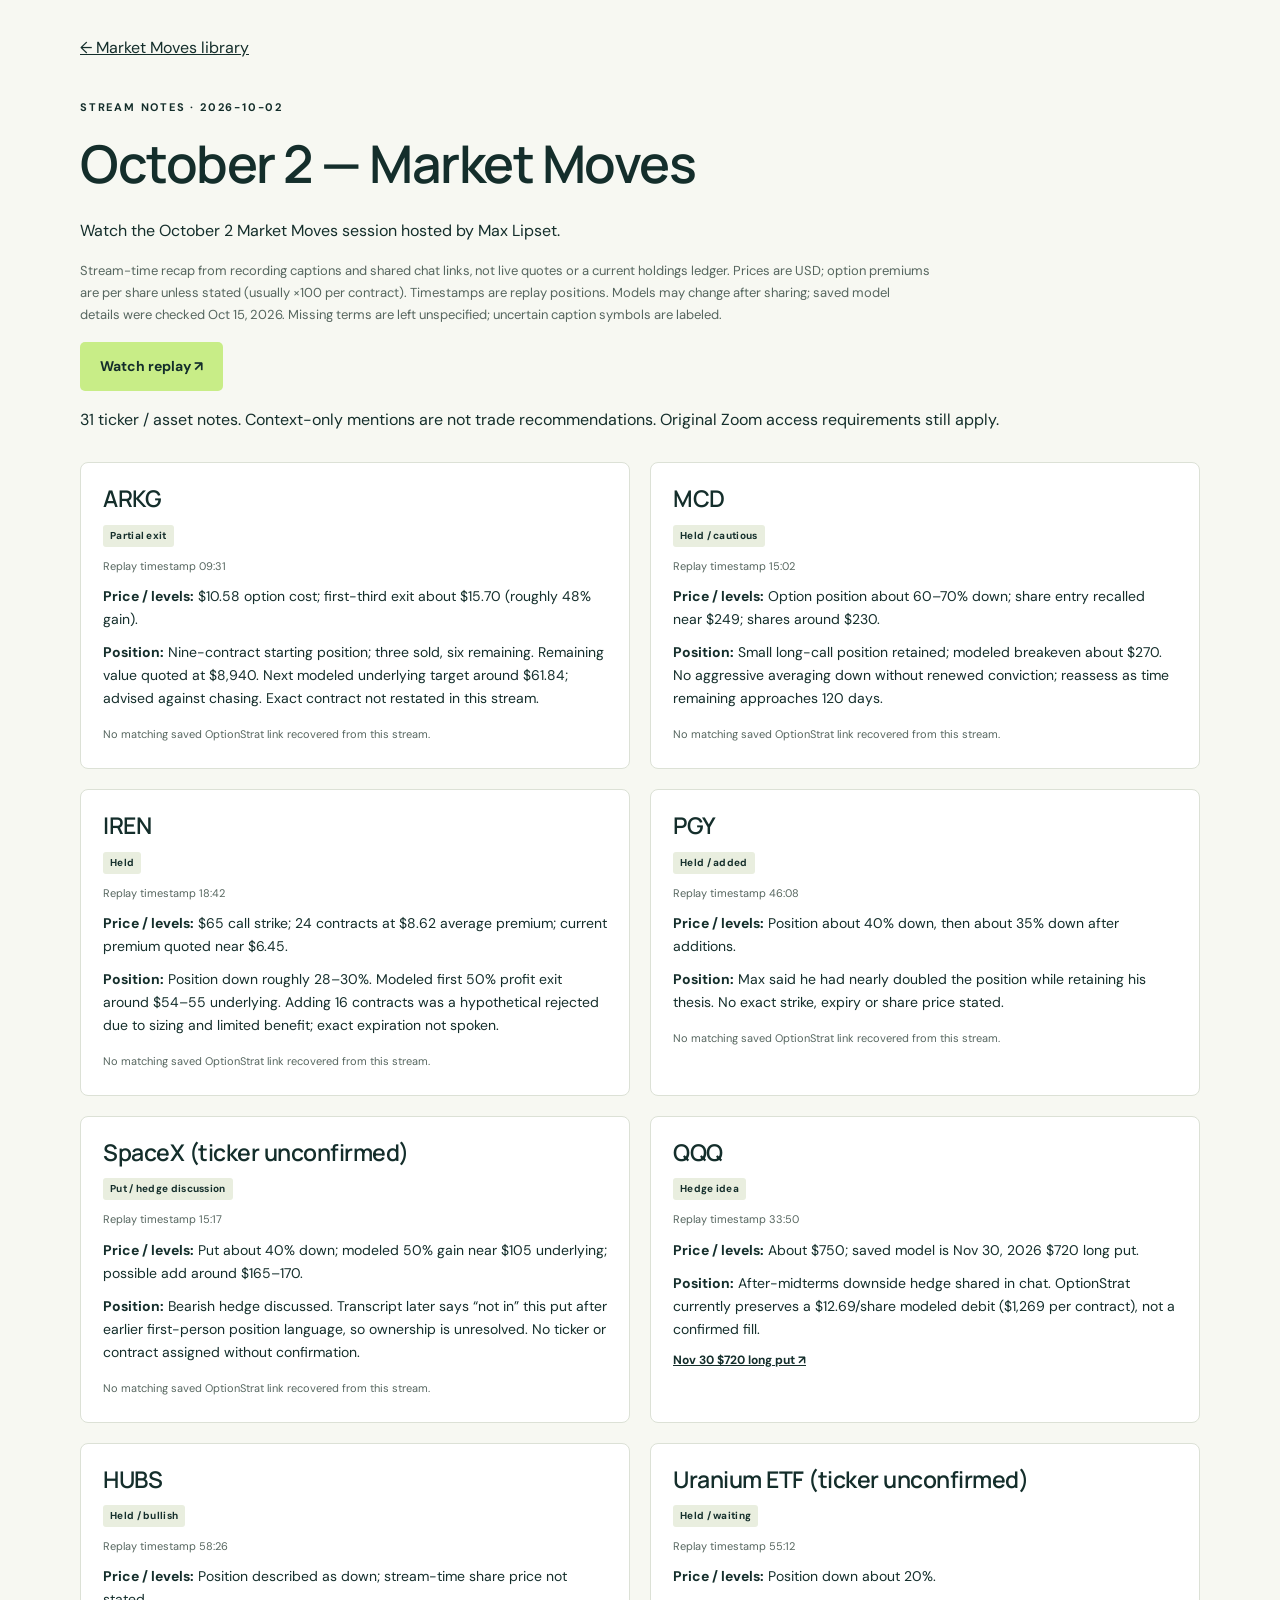
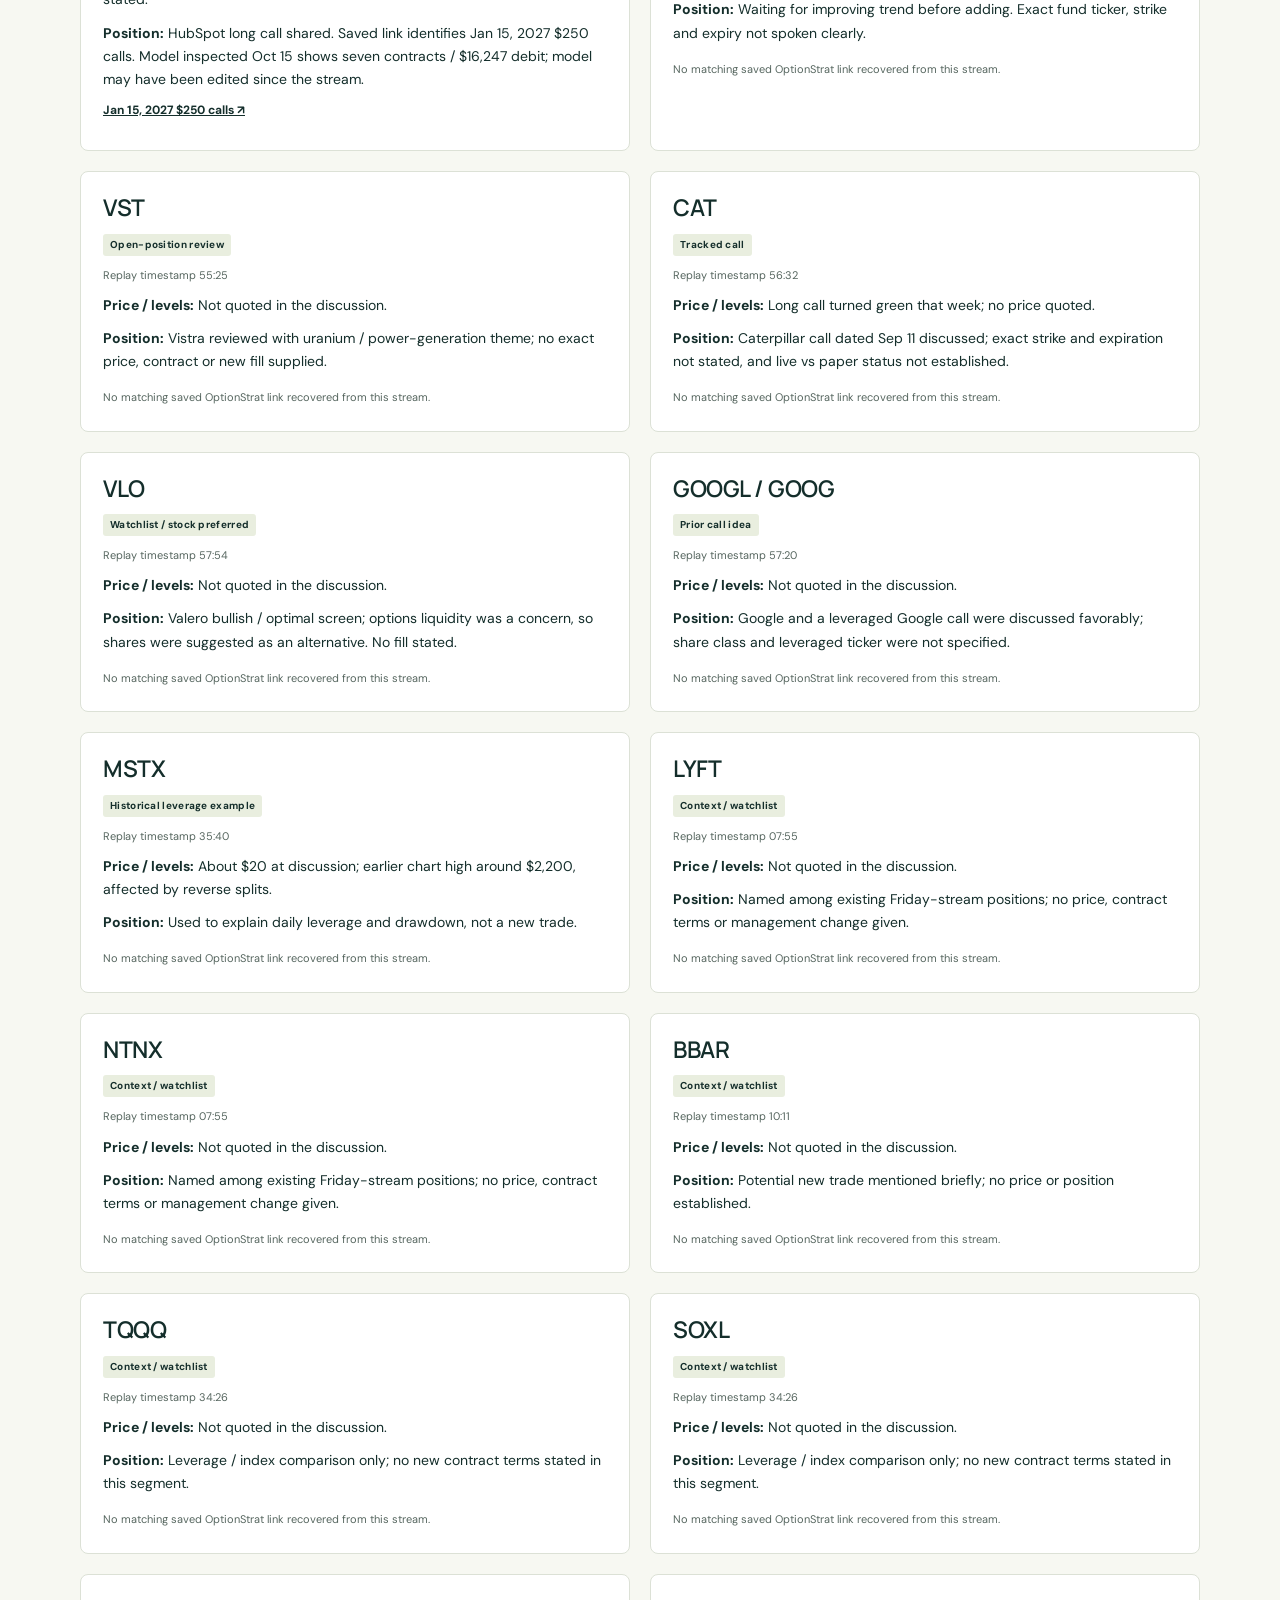
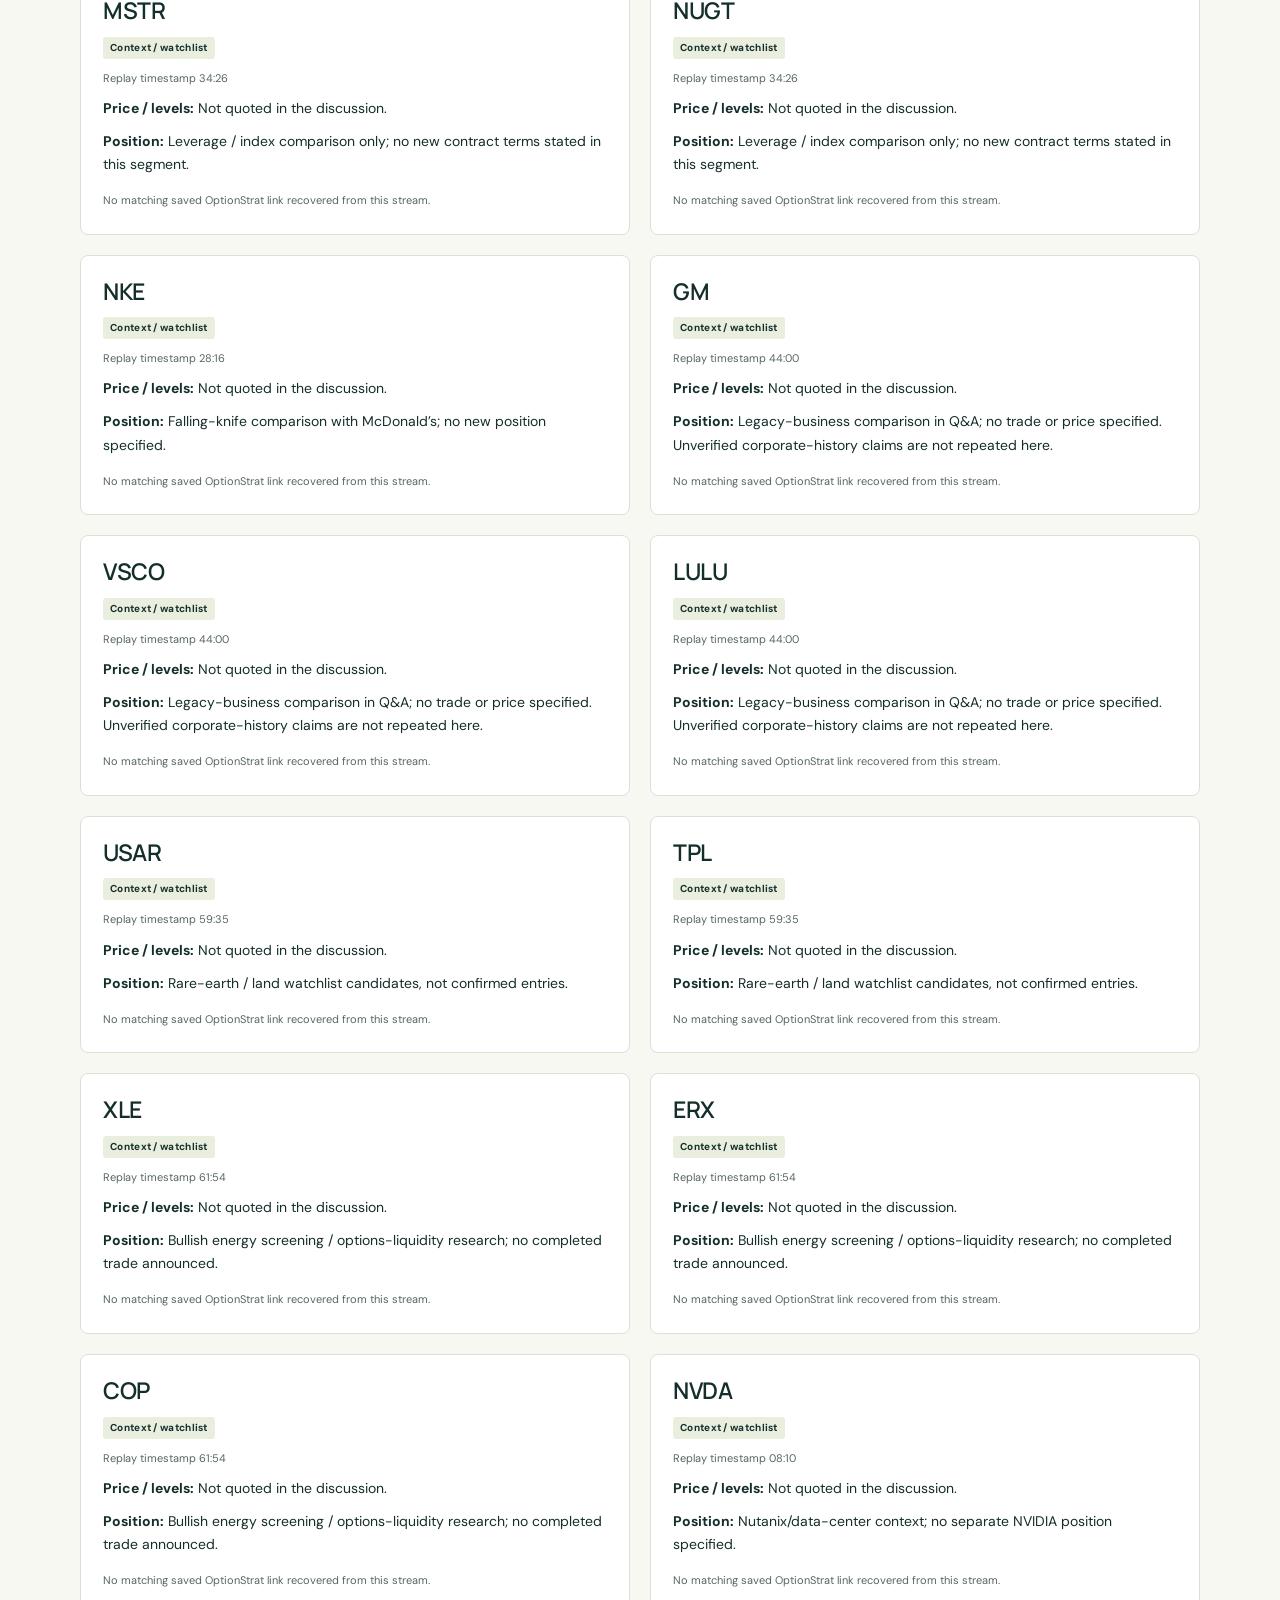
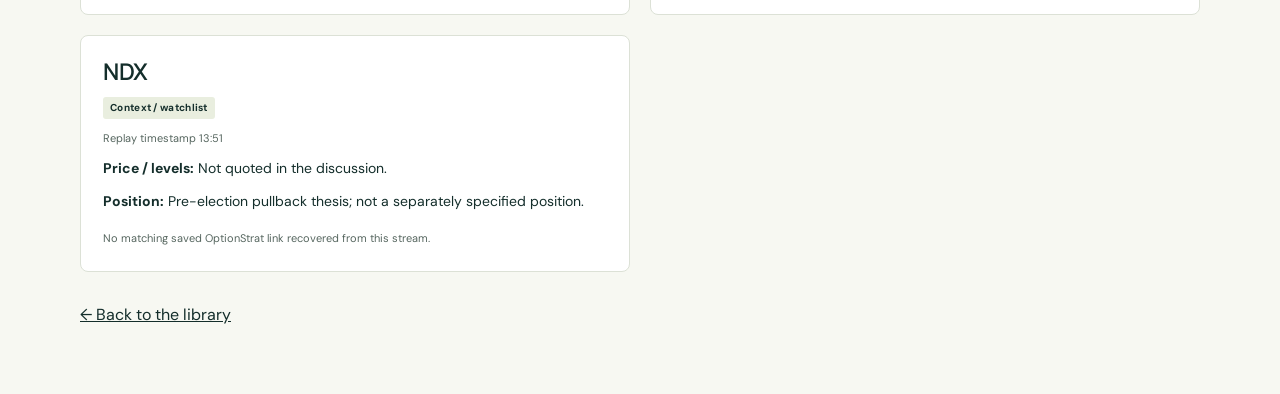
<file: streams/2026-10-02.html>
<!doctype html><html lang="en"><head><meta charset="utf-8"><meta name="viewport" content="width=device-width,initial-scale=1"><title>October 2 — Market Moves — Ticker notes | Market Moves</title><link rel="icon" href="../favicon.svg"><link rel="stylesheet" href="../style.css"></head><body><main class="wrap stream-notes"><a href="../index.html#library">← Market Moves library</a><p class="eyebrow">STREAM NOTES · 2026-10-02</p><h1>October 2 — Market Moves</h1><p>Watch the October 2 Market Moves session hosted by Max Lipset.</p><p class="notes-intro">Stream-time recap from recording captions and shared chat links, not live quotes or a current holdings ledger. Prices are USD; option premiums are per share unless stated (usually ×100 per contract). Timestamps are replay positions. Models may change after sharing; saved model details were checked Oct 15, 2026. Missing terms are left unspecified; uncertain caption symbols are labeled.</p><p><a class="button light" href="https://us06web.zoom.us/rec/share/7brf4Urjz_VnGrp21Kx2MPwgf_pEsXSjvb1kKfLslhLDijapSarlEodUvSA5mnOY.jVnLfUzpjCgAaSSH" target="_blank" rel="noopener noreferrer">Watch replay ↗</a></p><p>31 ticker / asset notes. Context-only mentions are not trade recommendations. Original Zoom access requirements still apply.</p><div class="ticker-grid"><article class="ticker-entry"><header><h2>ARKG</h2><span class="ticker-status">Partial exit</span></header><p class="note">Replay timestamp 09:31</p><p><strong>Price / levels:</strong> $10.58 option cost; first-third exit about $15.70 (roughly 48% gain).</p><p><strong>Position:</strong> Nine-contract starting position; three sold, six remaining. Remaining value quoted at $8,940. Next modeled underlying target around $61.84; advised against chasing. Exact contract not restated in this stream.</p><div class="ticker-links"><span class="note">No matching saved OptionStrat link recovered from this stream.</span></div></article><article class="ticker-entry"><header><h2>MCD</h2><span class="ticker-status">Held / cautious</span></header><p class="note">Replay timestamp 15:02</p><p><strong>Price / levels:</strong> Option position about 60–70% down; share entry recalled near $249; shares around $230.</p><p><strong>Position:</strong> Small long-call position retained; modeled breakeven about $270. No aggressive averaging down without renewed conviction; reassess as time remaining approaches 120 days.</p><div class="ticker-links"><span class="note">No matching saved OptionStrat link recovered from this stream.</span></div></article><article class="ticker-entry"><header><h2>IREN</h2><span class="ticker-status">Held</span></header><p class="note">Replay timestamp 18:42</p><p><strong>Price / levels:</strong> $65 call strike; 24 contracts at $8.62 average premium; current premium quoted near $6.45.</p><p><strong>Position:</strong> Position down roughly 28–30%. Modeled first 50% profit exit around $54–55 underlying. Adding 16 contracts was a hypothetical rejected due to sizing and limited benefit; exact expiration not spoken.</p><div class="ticker-links"><span class="note">No matching saved OptionStrat link recovered from this stream.</span></div></article><article class="ticker-entry"><header><h2>PGY</h2><span class="ticker-status">Held / added</span></header><p class="note">Replay timestamp 46:08</p><p><strong>Price / levels:</strong> Position about 40% down, then about 35% down after additions.</p><p><strong>Position:</strong> Max said he had nearly doubled the position while retaining his thesis. No exact strike, expiry or share price stated.</p><div class="ticker-links"><span class="note">No matching saved OptionStrat link recovered from this stream.</span></div></article><article class="ticker-entry"><header><h2>SpaceX (ticker unconfirmed)</h2><span class="ticker-status">Put / hedge discussion</span></header><p class="note">Replay timestamp 15:17</p><p><strong>Price / levels:</strong> Put about 40% down; modeled 50% gain near $105 underlying; possible add around $165–170.</p><p><strong>Position:</strong> Bearish hedge discussed. Transcript later says “not in” this put after earlier first-person position language, so ownership is unresolved. No ticker or contract assigned without confirmation.</p><div class="ticker-links"><span class="note">No matching saved OptionStrat link recovered from this stream.</span></div></article><article class="ticker-entry"><header><h2>QQQ</h2><span class="ticker-status">Hedge idea</span></header><p class="note">Replay timestamp 33:50</p><p><strong>Price / levels:</strong> About $750; saved model is Nov 30, 2026 $720 long put.</p><p><strong>Position:</strong> After-midterms downside hedge shared in chat. OptionStrat currently preserves a $12.69/share modeled debit ($1,269 per contract), not a confirmed fill.</p><div class="ticker-links"><a href="https://optionstrat.com/0r9bpl7Kirt5" target="_blank" rel="noopener noreferrer">Nov 30 $720 long put ↗</a></div></article><article class="ticker-entry"><header><h2>HUBS</h2><span class="ticker-status">Held / bullish</span></header><p class="note">Replay timestamp 58:26</p><p><strong>Price / levels:</strong> Position described as down; stream-time share price not stated.</p><p><strong>Position:</strong> HubSpot long call shared. Saved link identifies Jan 15, 2027 $250 calls. Model inspected Oct 15 shows seven contracts / $16,247 debit; model may have been edited since the stream.</p><div class="ticker-links"><a href="https://optionstrat.com/QQYiGjaqzccA" target="_blank" rel="noopener noreferrer">Jan 15, 2027 $250 calls ↗</a></div></article><article class="ticker-entry"><header><h2>Uranium ETF (ticker unconfirmed)</h2><span class="ticker-status">Held / waiting</span></header><p class="note">Replay timestamp 55:12</p><p><strong>Price / levels:</strong> Position down about 20%.</p><p><strong>Position:</strong> Waiting for improving trend before adding. Exact fund ticker, strike and expiry not spoken clearly.</p><div class="ticker-links"><span class="note">No matching saved OptionStrat link recovered from this stream.</span></div></article><article class="ticker-entry"><header><h2>VST</h2><span class="ticker-status">Open-position review</span></header><p class="note">Replay timestamp 55:25</p><p><strong>Price / levels:</strong> Not quoted in the discussion.</p><p><strong>Position:</strong> Vistra reviewed with uranium / power-generation theme; no exact price, contract or new fill supplied.</p><div class="ticker-links"><span class="note">No matching saved OptionStrat link recovered from this stream.</span></div></article><article class="ticker-entry"><header><h2>CAT</h2><span class="ticker-status">Tracked call</span></header><p class="note">Replay timestamp 56:32</p><p><strong>Price / levels:</strong> Long call turned green that week; no price quoted.</p><p><strong>Position:</strong> Caterpillar call dated Sep 11 discussed; exact strike and expiration not stated, and live vs paper status not established.</p><div class="ticker-links"><span class="note">No matching saved OptionStrat link recovered from this stream.</span></div></article><article class="ticker-entry"><header><h2>VLO</h2><span class="ticker-status">Watchlist / stock preferred</span></header><p class="note">Replay timestamp 57:54</p><p><strong>Price / levels:</strong> Not quoted in the discussion.</p><p><strong>Position:</strong> Valero bullish / optimal screen; options liquidity was a concern, so shares were suggested as an alternative. No fill stated.</p><div class="ticker-links"><span class="note">No matching saved OptionStrat link recovered from this stream.</span></div></article><article class="ticker-entry"><header><h2>GOOGL / GOOG</h2><span class="ticker-status">Prior call idea</span></header><p class="note">Replay timestamp 57:20</p><p><strong>Price / levels:</strong> Not quoted in the discussion.</p><p><strong>Position:</strong> Google and a leveraged Google call were discussed favorably; share class and leveraged ticker were not specified.</p><div class="ticker-links"><span class="note">No matching saved OptionStrat link recovered from this stream.</span></div></article><article class="ticker-entry"><header><h2>MSTX</h2><span class="ticker-status">Historical leverage example</span></header><p class="note">Replay timestamp 35:40</p><p><strong>Price / levels:</strong> About $20 at discussion; earlier chart high around $2,200, affected by reverse splits.</p><p><strong>Position:</strong> Used to explain daily leverage and drawdown, not a new trade.</p><div class="ticker-links"><span class="note">No matching saved OptionStrat link recovered from this stream.</span></div></article><article class="ticker-entry"><header><h2>LYFT</h2><span class="ticker-status">Context / watchlist</span></header><p class="note">Replay timestamp 07:55</p><p><strong>Price / levels:</strong> Not quoted in the discussion.</p><p><strong>Position:</strong> Named among existing Friday-stream positions; no price, contract terms or management change given.</p><div class="ticker-links"><span class="note">No matching saved OptionStrat link recovered from this stream.</span></div></article><article class="ticker-entry"><header><h2>NTNX</h2><span class="ticker-status">Context / watchlist</span></header><p class="note">Replay timestamp 07:55</p><p><strong>Price / levels:</strong> Not quoted in the discussion.</p><p><strong>Position:</strong> Named among existing Friday-stream positions; no price, contract terms or management change given.</p><div class="ticker-links"><span class="note">No matching saved OptionStrat link recovered from this stream.</span></div></article><article class="ticker-entry"><header><h2>BBAR</h2><span class="ticker-status">Context / watchlist</span></header><p class="note">Replay timestamp 10:11</p><p><strong>Price / levels:</strong> Not quoted in the discussion.</p><p><strong>Position:</strong> Potential new trade mentioned briefly; no price or position established.</p><div class="ticker-links"><span class="note">No matching saved OptionStrat link recovered from this stream.</span></div></article><article class="ticker-entry"><header><h2>TQQQ</h2><span class="ticker-status">Context / watchlist</span></header><p class="note">Replay timestamp 34:26</p><p><strong>Price / levels:</strong> Not quoted in the discussion.</p><p><strong>Position:</strong> Leverage / index comparison only; no new contract terms stated in this segment.</p><div class="ticker-links"><span class="note">No matching saved OptionStrat link recovered from this stream.</span></div></article><article class="ticker-entry"><header><h2>SOXL</h2><span class="ticker-status">Context / watchlist</span></header><p class="note">Replay timestamp 34:26</p><p><strong>Price / levels:</strong> Not quoted in the discussion.</p><p><strong>Position:</strong> Leverage / index comparison only; no new contract terms stated in this segment.</p><div class="ticker-links"><span class="note">No matching saved OptionStrat link recovered from this stream.</span></div></article><article class="ticker-entry"><header><h2>MSTR</h2><span class="ticker-status">Context / watchlist</span></header><p class="note">Replay timestamp 34:26</p><p><strong>Price / levels:</strong> Not quoted in the discussion.</p><p><strong>Position:</strong> Leverage / index comparison only; no new contract terms stated in this segment.</p><div class="ticker-links"><span class="note">No matching saved OptionStrat link recovered from this stream.</span></div></article><article class="ticker-entry"><header><h2>NUGT</h2><span class="ticker-status">Context / watchlist</span></header><p class="note">Replay timestamp 34:26</p><p><strong>Price / levels:</strong> Not quoted in the discussion.</p><p><strong>Position:</strong> Leverage / index comparison only; no new contract terms stated in this segment.</p><div class="ticker-links"><span class="note">No matching saved OptionStrat link recovered from this stream.</span></div></article><article class="ticker-entry"><header><h2>NKE</h2><span class="ticker-status">Context / watchlist</span></header><p class="note">Replay timestamp 28:16</p><p><strong>Price / levels:</strong> Not quoted in the discussion.</p><p><strong>Position:</strong> Falling-knife comparison with McDonald’s; no new position specified.</p><div class="ticker-links"><span class="note">No matching saved OptionStrat link recovered from this stream.</span></div></article><article class="ticker-entry"><header><h2>GM</h2><span class="ticker-status">Context / watchlist</span></header><p class="note">Replay timestamp 44:00</p><p><strong>Price / levels:</strong> Not quoted in the discussion.</p><p><strong>Position:</strong> Legacy-business comparison in Q&amp;A; no trade or price specified. Unverified corporate-history claims are not repeated here.</p><div class="ticker-links"><span class="note">No matching saved OptionStrat link recovered from this stream.</span></div></article><article class="ticker-entry"><header><h2>VSCO</h2><span class="ticker-status">Context / watchlist</span></header><p class="note">Replay timestamp 44:00</p><p><strong>Price / levels:</strong> Not quoted in the discussion.</p><p><strong>Position:</strong> Legacy-business comparison in Q&amp;A; no trade or price specified. Unverified corporate-history claims are not repeated here.</p><div class="ticker-links"><span class="note">No matching saved OptionStrat link recovered from this stream.</span></div></article><article class="ticker-entry"><header><h2>LULU</h2><span class="ticker-status">Context / watchlist</span></header><p class="note">Replay timestamp 44:00</p><p><strong>Price / levels:</strong> Not quoted in the discussion.</p><p><strong>Position:</strong> Legacy-business comparison in Q&amp;A; no trade or price specified. Unverified corporate-history claims are not repeated here.</p><div class="ticker-links"><span class="note">No matching saved OptionStrat link recovered from this stream.</span></div></article><article class="ticker-entry"><header><h2>USAR</h2><span class="ticker-status">Context / watchlist</span></header><p class="note">Replay timestamp 59:35</p><p><strong>Price / levels:</strong> Not quoted in the discussion.</p><p><strong>Position:</strong> Rare-earth / land watchlist candidates, not confirmed entries.</p><div class="ticker-links"><span class="note">No matching saved OptionStrat link recovered from this stream.</span></div></article><article class="ticker-entry"><header><h2>TPL</h2><span class="ticker-status">Context / watchlist</span></header><p class="note">Replay timestamp 59:35</p><p><strong>Price / levels:</strong> Not quoted in the discussion.</p><p><strong>Position:</strong> Rare-earth / land watchlist candidates, not confirmed entries.</p><div class="ticker-links"><span class="note">No matching saved OptionStrat link recovered from this stream.</span></div></article><article class="ticker-entry"><header><h2>XLE</h2><span class="ticker-status">Context / watchlist</span></header><p class="note">Replay timestamp 61:54</p><p><strong>Price / levels:</strong> Not quoted in the discussion.</p><p><strong>Position:</strong> Bullish energy screening / options-liquidity research; no completed trade announced.</p><div class="ticker-links"><span class="note">No matching saved OptionStrat link recovered from this stream.</span></div></article><article class="ticker-entry"><header><h2>ERX</h2><span class="ticker-status">Context / watchlist</span></header><p class="note">Replay timestamp 61:54</p><p><strong>Price / levels:</strong> Not quoted in the discussion.</p><p><strong>Position:</strong> Bullish energy screening / options-liquidity research; no completed trade announced.</p><div class="ticker-links"><span class="note">No matching saved OptionStrat link recovered from this stream.</span></div></article><article class="ticker-entry"><header><h2>COP</h2><span class="ticker-status">Context / watchlist</span></header><p class="note">Replay timestamp 61:54</p><p><strong>Price / levels:</strong> Not quoted in the discussion.</p><p><strong>Position:</strong> Bullish energy screening / options-liquidity research; no completed trade announced.</p><div class="ticker-links"><span class="note">No matching saved OptionStrat link recovered from this stream.</span></div></article><article class="ticker-entry"><header><h2>NVDA</h2><span class="ticker-status">Context / watchlist</span></header><p class="note">Replay timestamp 08:10</p><p><strong>Price / levels:</strong> Not quoted in the discussion.</p><p><strong>Position:</strong> Nutanix/data-center context; no separate NVIDIA position specified.</p><div class="ticker-links"><span class="note">No matching saved OptionStrat link recovered from this stream.</span></div></article><article class="ticker-entry"><header><h2>NDX</h2><span class="ticker-status">Context / watchlist</span></header><p class="note">Replay timestamp 13:51</p><p><strong>Price / levels:</strong> Not quoted in the discussion.</p><p><strong>Position:</strong> Pre-election pullback thesis; not a separately specified position.</p><div class="ticker-links"><span class="note">No matching saved OptionStrat link recovered from this stream.</span></div></article></div><p><a href="../index.html#library">← Back to the library</a></p></main></body></html>
</file>
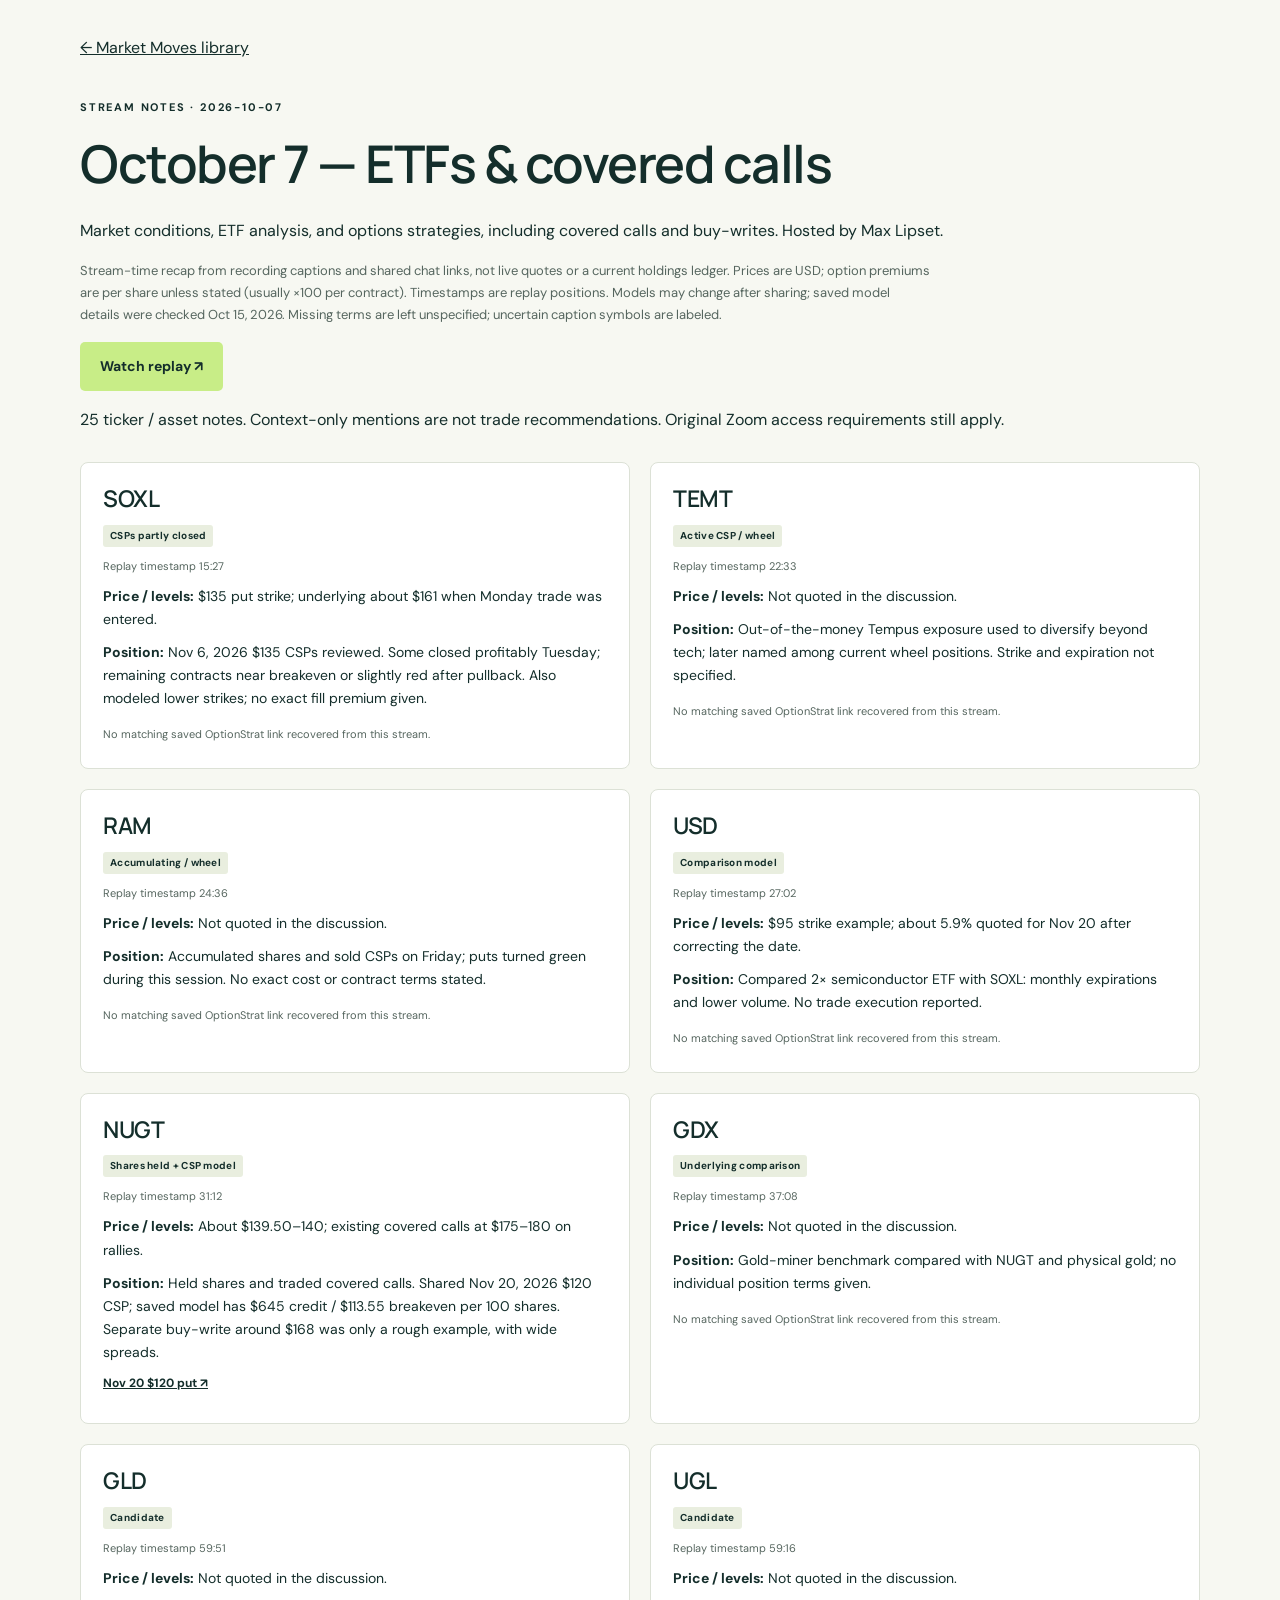
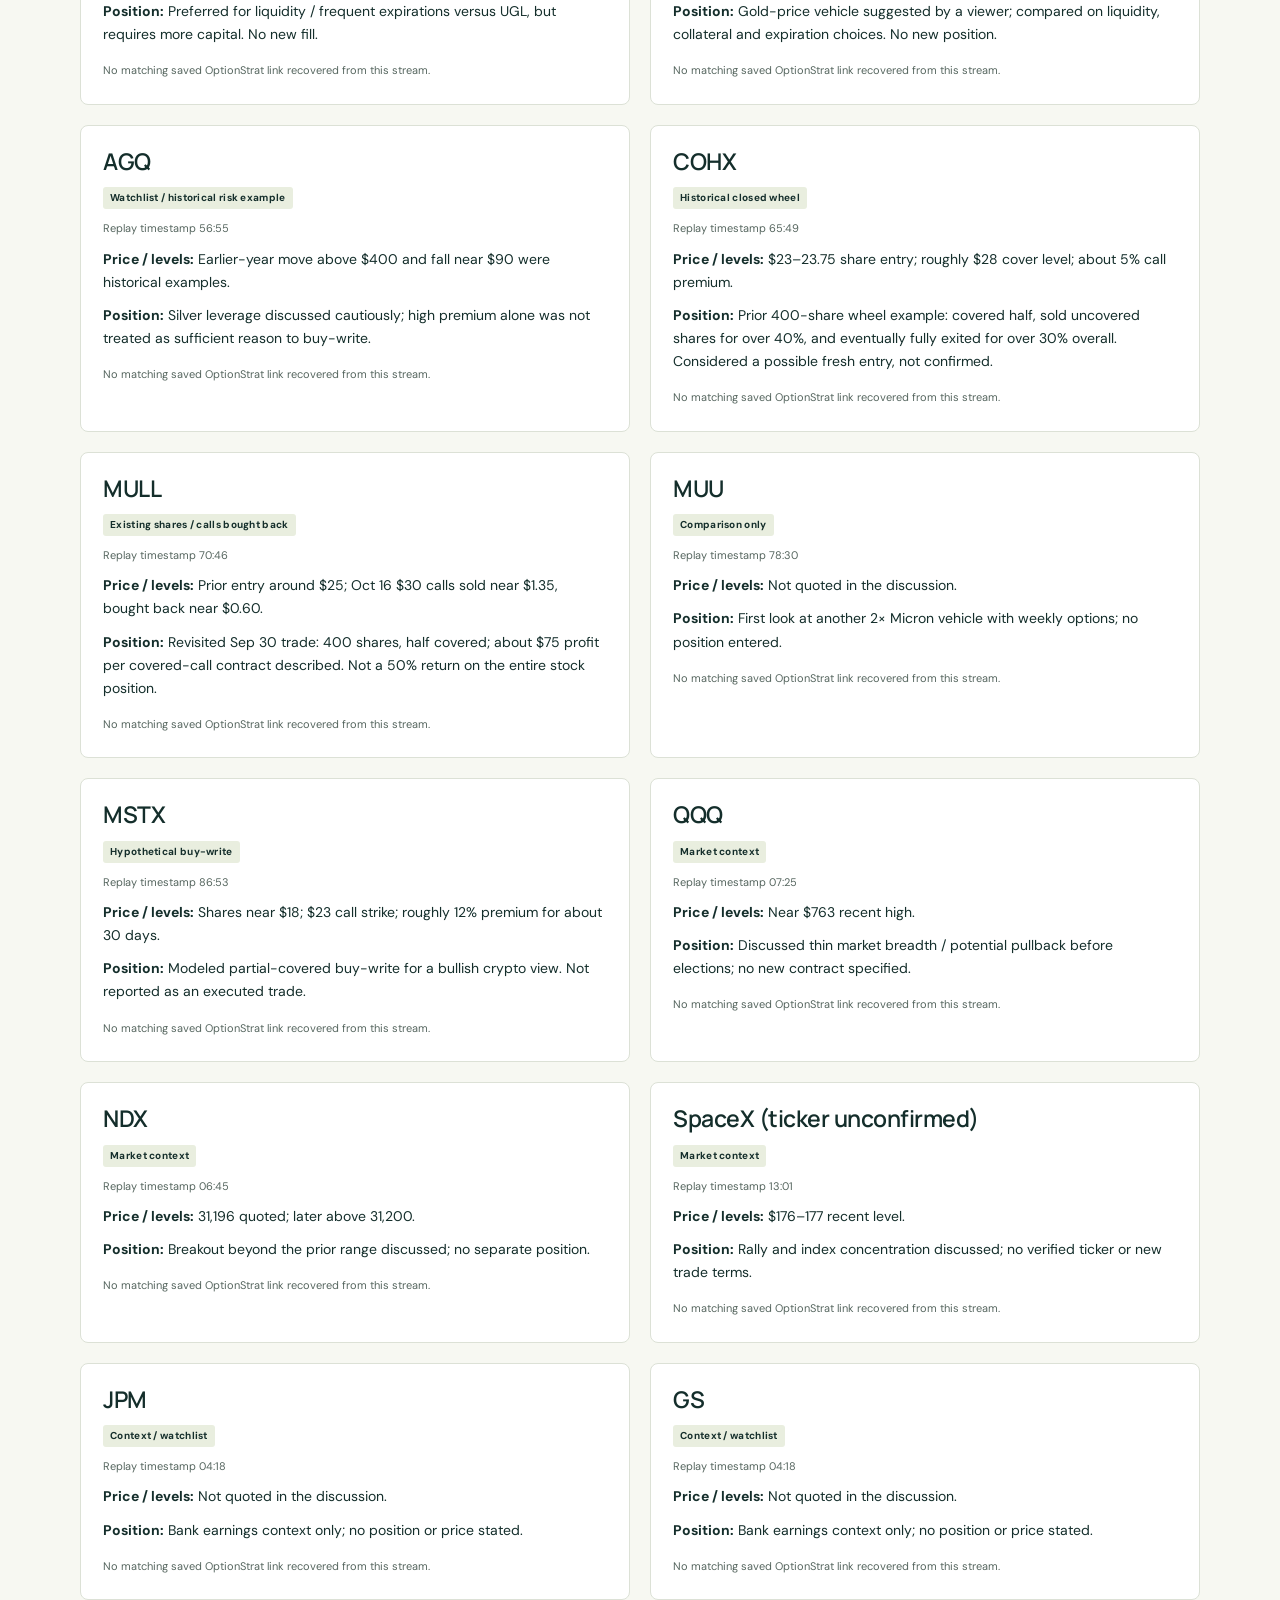
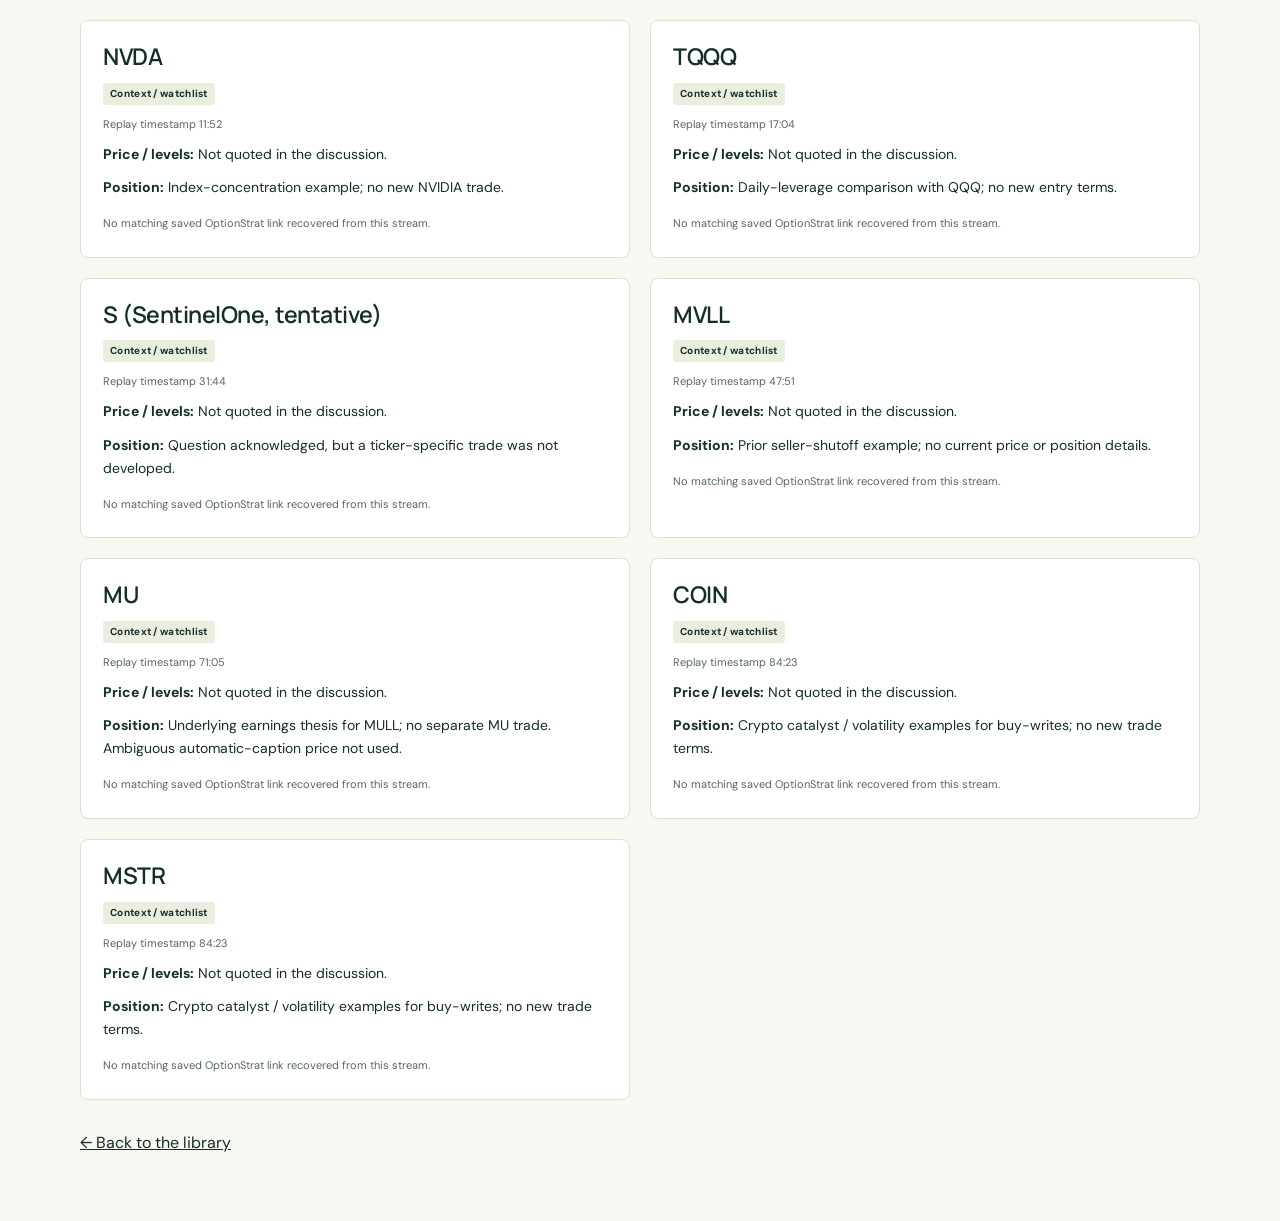
<file: streams/2026-10-07.html>
<!doctype html><html lang="en"><head><meta charset="utf-8"><meta name="viewport" content="width=device-width,initial-scale=1"><title>October 7 — ETFs &amp; covered calls — Ticker notes | Market Moves</title><link rel="icon" href="../favicon.svg"><link rel="stylesheet" href="../style.css"></head><body><main class="wrap stream-notes"><a href="../index.html#library">← Market Moves library</a><p class="eyebrow">STREAM NOTES · 2026-10-07</p><h1>October 7 — ETFs &amp; covered calls</h1><p>Market conditions, ETF analysis, and options strategies, including covered calls and buy-writes. Hosted by Max Lipset.</p><p class="notes-intro">Stream-time recap from recording captions and shared chat links, not live quotes or a current holdings ledger. Prices are USD; option premiums are per share unless stated (usually ×100 per contract). Timestamps are replay positions. Models may change after sharing; saved model details were checked Oct 15, 2026. Missing terms are left unspecified; uncertain caption symbols are labeled.</p><p><a class="button light" href="https://us06web.zoom.us/rec/share/0_lOH8u3MB7s0-k9XUNrInQ6XBFA5cNiThm5ZJze2V7tg13PyWRiuIc1aLLgN9YD.g2dK6Zk-W7f7idFz" target="_blank" rel="noopener noreferrer">Watch replay ↗</a></p><p>25 ticker / asset notes. Context-only mentions are not trade recommendations. Original Zoom access requirements still apply.</p><div class="ticker-grid"><article class="ticker-entry"><header><h2>SOXL</h2><span class="ticker-status">CSPs partly closed</span></header><p class="note">Replay timestamp 15:27</p><p><strong>Price / levels:</strong> $135 put strike; underlying about $161 when Monday trade was entered.</p><p><strong>Position:</strong> Nov 6, 2026 $135 CSPs reviewed. Some closed profitably Tuesday; remaining contracts near breakeven or slightly red after pullback. Also modeled lower strikes; no exact fill premium given.</p><div class="ticker-links"><span class="note">No matching saved OptionStrat link recovered from this stream.</span></div></article><article class="ticker-entry"><header><h2>TEMT</h2><span class="ticker-status">Active CSP / wheel</span></header><p class="note">Replay timestamp 22:33</p><p><strong>Price / levels:</strong> Not quoted in the discussion.</p><p><strong>Position:</strong> Out-of-the-money Tempus exposure used to diversify beyond tech; later named among current wheel positions. Strike and expiration not specified.</p><div class="ticker-links"><span class="note">No matching saved OptionStrat link recovered from this stream.</span></div></article><article class="ticker-entry"><header><h2>RAM</h2><span class="ticker-status">Accumulating / wheel</span></header><p class="note">Replay timestamp 24:36</p><p><strong>Price / levels:</strong> Not quoted in the discussion.</p><p><strong>Position:</strong> Accumulated shares and sold CSPs on Friday; puts turned green during this session. No exact cost or contract terms stated.</p><div class="ticker-links"><span class="note">No matching saved OptionStrat link recovered from this stream.</span></div></article><article class="ticker-entry"><header><h2>USD</h2><span class="ticker-status">Comparison model</span></header><p class="note">Replay timestamp 27:02</p><p><strong>Price / levels:</strong> $95 strike example; about 5.9% quoted for Nov 20 after correcting the date.</p><p><strong>Position:</strong> Compared 2× semiconductor ETF with SOXL: monthly expirations and lower volume. No trade execution reported.</p><div class="ticker-links"><span class="note">No matching saved OptionStrat link recovered from this stream.</span></div></article><article class="ticker-entry"><header><h2>NUGT</h2><span class="ticker-status">Shares held + CSP model</span></header><p class="note">Replay timestamp 31:12</p><p><strong>Price / levels:</strong> About $139.50–140; existing covered calls at $175–180 on rallies.</p><p><strong>Position:</strong> Held shares and traded covered calls. Shared Nov 20, 2026 $120 CSP; saved model has $645 credit / $113.55 breakeven per 100 shares. Separate buy-write around $168 was only a rough example, with wide spreads.</p><div class="ticker-links"><a href="https://optionstrat.com/ys25vrj3EijH" target="_blank" rel="noopener noreferrer">Nov 20 $120 put ↗</a></div></article><article class="ticker-entry"><header><h2>GDX</h2><span class="ticker-status">Underlying comparison</span></header><p class="note">Replay timestamp 37:08</p><p><strong>Price / levels:</strong> Not quoted in the discussion.</p><p><strong>Position:</strong> Gold-miner benchmark compared with NUGT and physical gold; no individual position terms given.</p><div class="ticker-links"><span class="note">No matching saved OptionStrat link recovered from this stream.</span></div></article><article class="ticker-entry"><header><h2>GLD</h2><span class="ticker-status">Candidate</span></header><p class="note">Replay timestamp 59:51</p><p><strong>Price / levels:</strong> Not quoted in the discussion.</p><p><strong>Position:</strong> Preferred for liquidity / frequent expirations versus UGL, but requires more capital. No new fill.</p><div class="ticker-links"><span class="note">No matching saved OptionStrat link recovered from this stream.</span></div></article><article class="ticker-entry"><header><h2>UGL</h2><span class="ticker-status">Candidate</span></header><p class="note">Replay timestamp 59:16</p><p><strong>Price / levels:</strong> Not quoted in the discussion.</p><p><strong>Position:</strong> Gold-price vehicle suggested by a viewer; compared on liquidity, collateral and expiration choices. No new position.</p><div class="ticker-links"><span class="note">No matching saved OptionStrat link recovered from this stream.</span></div></article><article class="ticker-entry"><header><h2>AGQ</h2><span class="ticker-status">Watchlist / historical risk example</span></header><p class="note">Replay timestamp 56:55</p><p><strong>Price / levels:</strong> Earlier-year move above $400 and fall near $90 were historical examples.</p><p><strong>Position:</strong> Silver leverage discussed cautiously; high premium alone was not treated as sufficient reason to buy-write.</p><div class="ticker-links"><span class="note">No matching saved OptionStrat link recovered from this stream.</span></div></article><article class="ticker-entry"><header><h2>COHX</h2><span class="ticker-status">Historical closed wheel</span></header><p class="note">Replay timestamp 65:49</p><p><strong>Price / levels:</strong> $23–23.75 share entry; roughly $28 cover level; about 5% call premium.</p><p><strong>Position:</strong> Prior 400-share wheel example: covered half, sold uncovered shares for over 40%, and eventually fully exited for over 30% overall. Considered a possible fresh entry, not confirmed.</p><div class="ticker-links"><span class="note">No matching saved OptionStrat link recovered from this stream.</span></div></article><article class="ticker-entry"><header><h2>MULL</h2><span class="ticker-status">Existing shares / calls bought back</span></header><p class="note">Replay timestamp 70:46</p><p><strong>Price / levels:</strong> Prior entry around $25; Oct 16 $30 calls sold near $1.35, bought back near $0.60.</p><p><strong>Position:</strong> Revisited Sep 30 trade: 400 shares, half covered; about $75 profit per covered-call contract described. Not a 50% return on the entire stock position.</p><div class="ticker-links"><span class="note">No matching saved OptionStrat link recovered from this stream.</span></div></article><article class="ticker-entry"><header><h2>MUU</h2><span class="ticker-status">Comparison only</span></header><p class="note">Replay timestamp 78:30</p><p><strong>Price / levels:</strong> Not quoted in the discussion.</p><p><strong>Position:</strong> First look at another 2× Micron vehicle with weekly options; no position entered.</p><div class="ticker-links"><span class="note">No matching saved OptionStrat link recovered from this stream.</span></div></article><article class="ticker-entry"><header><h2>MSTX</h2><span class="ticker-status">Hypothetical buy-write</span></header><p class="note">Replay timestamp 86:53</p><p><strong>Price / levels:</strong> Shares near $18; $23 call strike; roughly 12% premium for about 30 days.</p><p><strong>Position:</strong> Modeled partial-covered buy-write for a bullish crypto view. Not reported as an executed trade.</p><div class="ticker-links"><span class="note">No matching saved OptionStrat link recovered from this stream.</span></div></article><article class="ticker-entry"><header><h2>QQQ</h2><span class="ticker-status">Market context</span></header><p class="note">Replay timestamp 07:25</p><p><strong>Price / levels:</strong> Near $763 recent high.</p><p><strong>Position:</strong> Discussed thin market breadth / potential pullback before elections; no new contract specified.</p><div class="ticker-links"><span class="note">No matching saved OptionStrat link recovered from this stream.</span></div></article><article class="ticker-entry"><header><h2>NDX</h2><span class="ticker-status">Market context</span></header><p class="note">Replay timestamp 06:45</p><p><strong>Price / levels:</strong> 31,196 quoted; later above 31,200.</p><p><strong>Position:</strong> Breakout beyond the prior range discussed; no separate position.</p><div class="ticker-links"><span class="note">No matching saved OptionStrat link recovered from this stream.</span></div></article><article class="ticker-entry"><header><h2>SpaceX (ticker unconfirmed)</h2><span class="ticker-status">Market context</span></header><p class="note">Replay timestamp 13:01</p><p><strong>Price / levels:</strong> $176–177 recent level.</p><p><strong>Position:</strong> Rally and index concentration discussed; no verified ticker or new trade terms.</p><div class="ticker-links"><span class="note">No matching saved OptionStrat link recovered from this stream.</span></div></article><article class="ticker-entry"><header><h2>JPM</h2><span class="ticker-status">Context / watchlist</span></header><p class="note">Replay timestamp 04:18</p><p><strong>Price / levels:</strong> Not quoted in the discussion.</p><p><strong>Position:</strong> Bank earnings context only; no position or price stated.</p><div class="ticker-links"><span class="note">No matching saved OptionStrat link recovered from this stream.</span></div></article><article class="ticker-entry"><header><h2>GS</h2><span class="ticker-status">Context / watchlist</span></header><p class="note">Replay timestamp 04:18</p><p><strong>Price / levels:</strong> Not quoted in the discussion.</p><p><strong>Position:</strong> Bank earnings context only; no position or price stated.</p><div class="ticker-links"><span class="note">No matching saved OptionStrat link recovered from this stream.</span></div></article><article class="ticker-entry"><header><h2>NVDA</h2><span class="ticker-status">Context / watchlist</span></header><p class="note">Replay timestamp 11:52</p><p><strong>Price / levels:</strong> Not quoted in the discussion.</p><p><strong>Position:</strong> Index-concentration example; no new NVIDIA trade.</p><div class="ticker-links"><span class="note">No matching saved OptionStrat link recovered from this stream.</span></div></article><article class="ticker-entry"><header><h2>TQQQ</h2><span class="ticker-status">Context / watchlist</span></header><p class="note">Replay timestamp 17:04</p><p><strong>Price / levels:</strong> Not quoted in the discussion.</p><p><strong>Position:</strong> Daily-leverage comparison with QQQ; no new entry terms.</p><div class="ticker-links"><span class="note">No matching saved OptionStrat link recovered from this stream.</span></div></article><article class="ticker-entry"><header><h2>S (SentinelOne, tentative)</h2><span class="ticker-status">Context / watchlist</span></header><p class="note">Replay timestamp 31:44</p><p><strong>Price / levels:</strong> Not quoted in the discussion.</p><p><strong>Position:</strong> Question acknowledged, but a ticker-specific trade was not developed.</p><div class="ticker-links"><span class="note">No matching saved OptionStrat link recovered from this stream.</span></div></article><article class="ticker-entry"><header><h2>MVLL</h2><span class="ticker-status">Context / watchlist</span></header><p class="note">Replay timestamp 47:51</p><p><strong>Price / levels:</strong> Not quoted in the discussion.</p><p><strong>Position:</strong> Prior seller-shutoff example; no current price or position details.</p><div class="ticker-links"><span class="note">No matching saved OptionStrat link recovered from this stream.</span></div></article><article class="ticker-entry"><header><h2>MU</h2><span class="ticker-status">Context / watchlist</span></header><p class="note">Replay timestamp 71:05</p><p><strong>Price / levels:</strong> Not quoted in the discussion.</p><p><strong>Position:</strong> Underlying earnings thesis for MULL; no separate MU trade. Ambiguous automatic-caption price not used.</p><div class="ticker-links"><span class="note">No matching saved OptionStrat link recovered from this stream.</span></div></article><article class="ticker-entry"><header><h2>COIN</h2><span class="ticker-status">Context / watchlist</span></header><p class="note">Replay timestamp 84:23</p><p><strong>Price / levels:</strong> Not quoted in the discussion.</p><p><strong>Position:</strong> Crypto catalyst / volatility examples for buy-writes; no new trade terms.</p><div class="ticker-links"><span class="note">No matching saved OptionStrat link recovered from this stream.</span></div></article><article class="ticker-entry"><header><h2>MSTR</h2><span class="ticker-status">Context / watchlist</span></header><p class="note">Replay timestamp 84:23</p><p><strong>Price / levels:</strong> Not quoted in the discussion.</p><p><strong>Position:</strong> Crypto catalyst / volatility examples for buy-writes; no new trade terms.</p><div class="ticker-links"><span class="note">No matching saved OptionStrat link recovered from this stream.</span></div></article></div><p><a href="../index.html#library">← Back to the library</a></p></main></body></html>
</file>
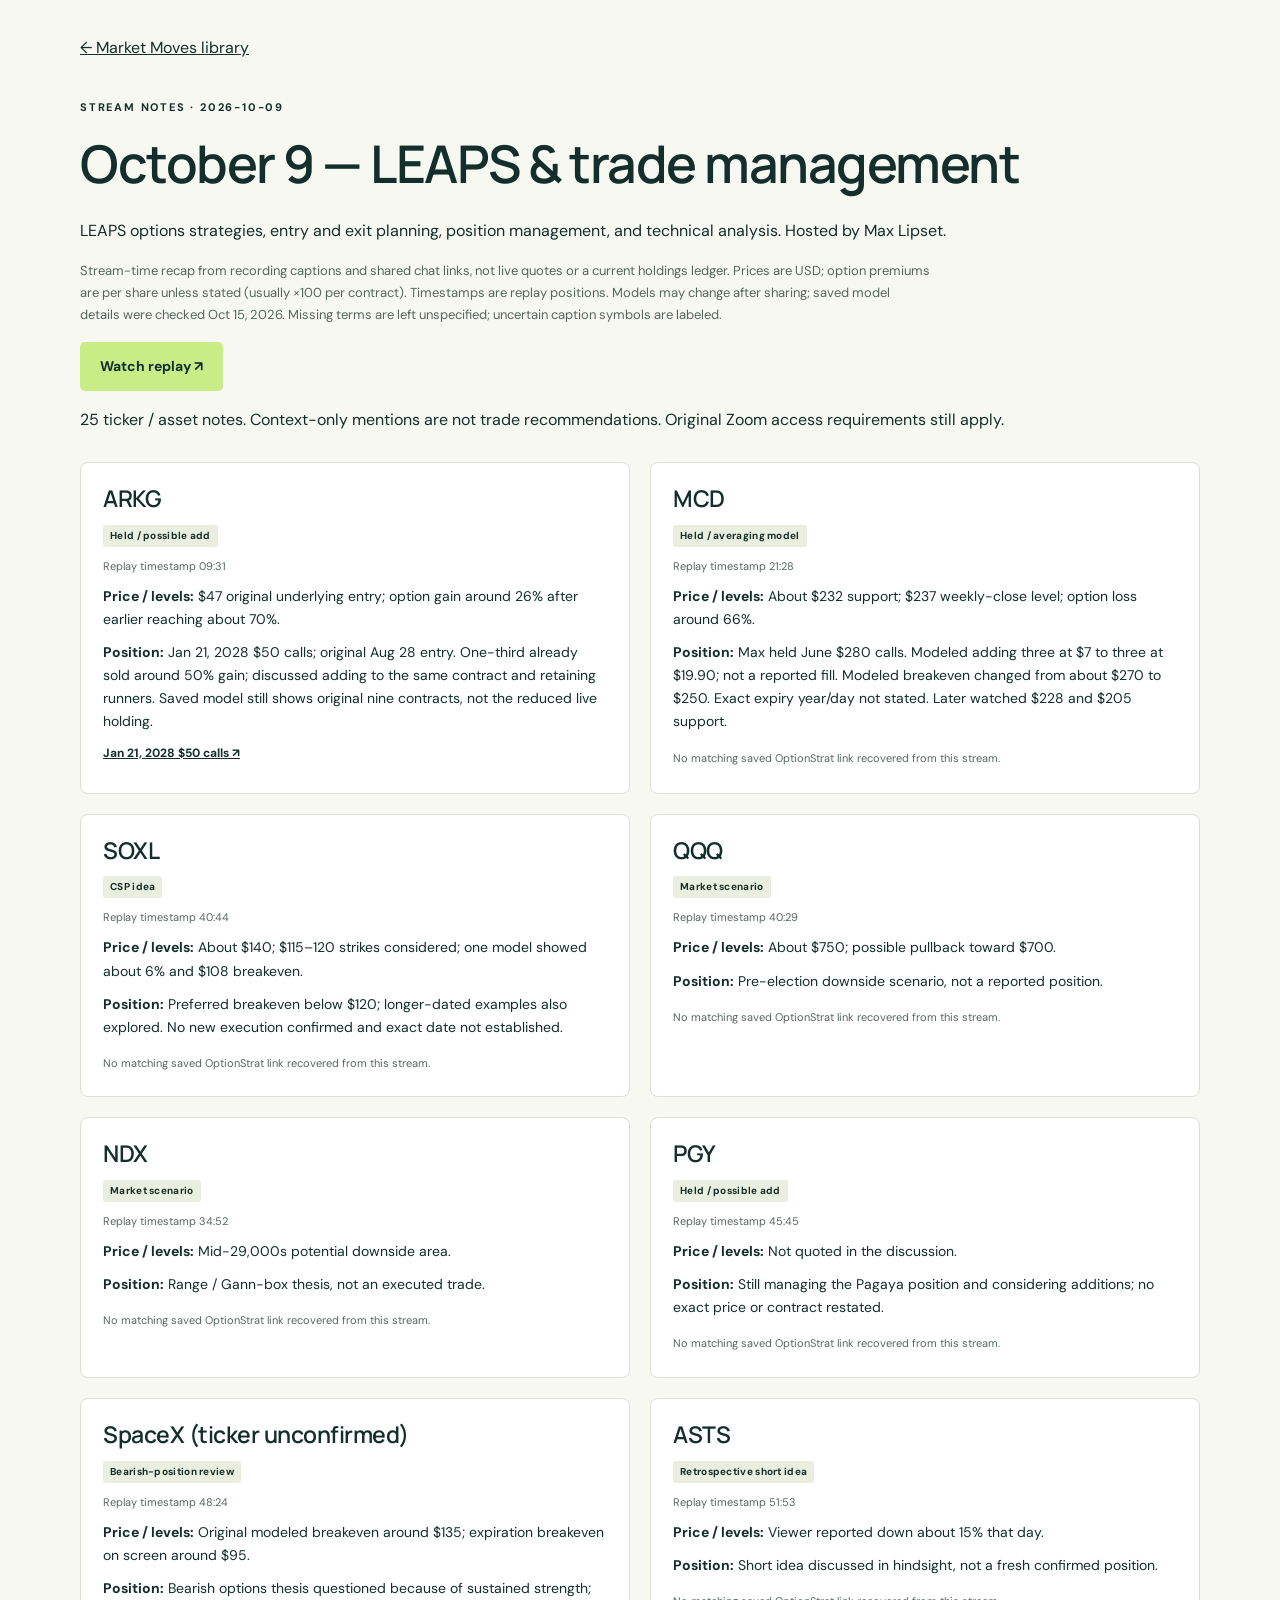
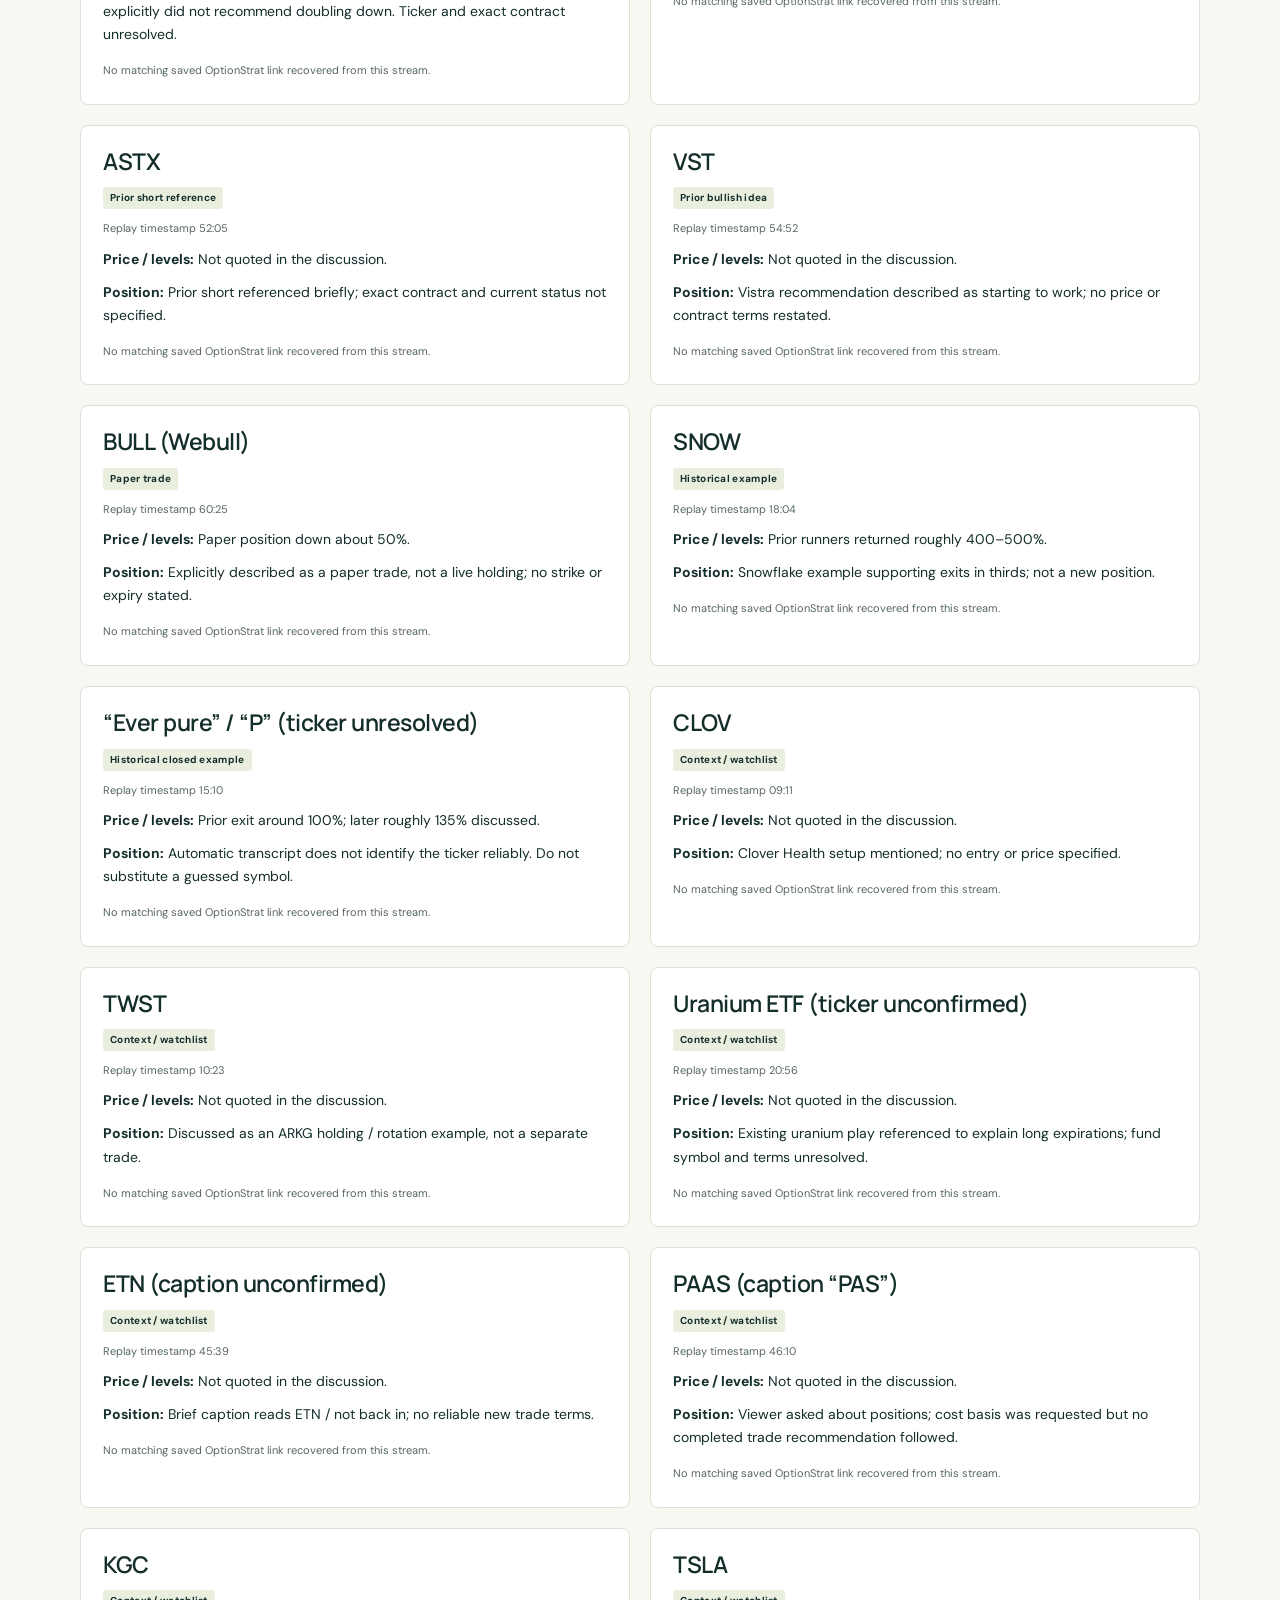
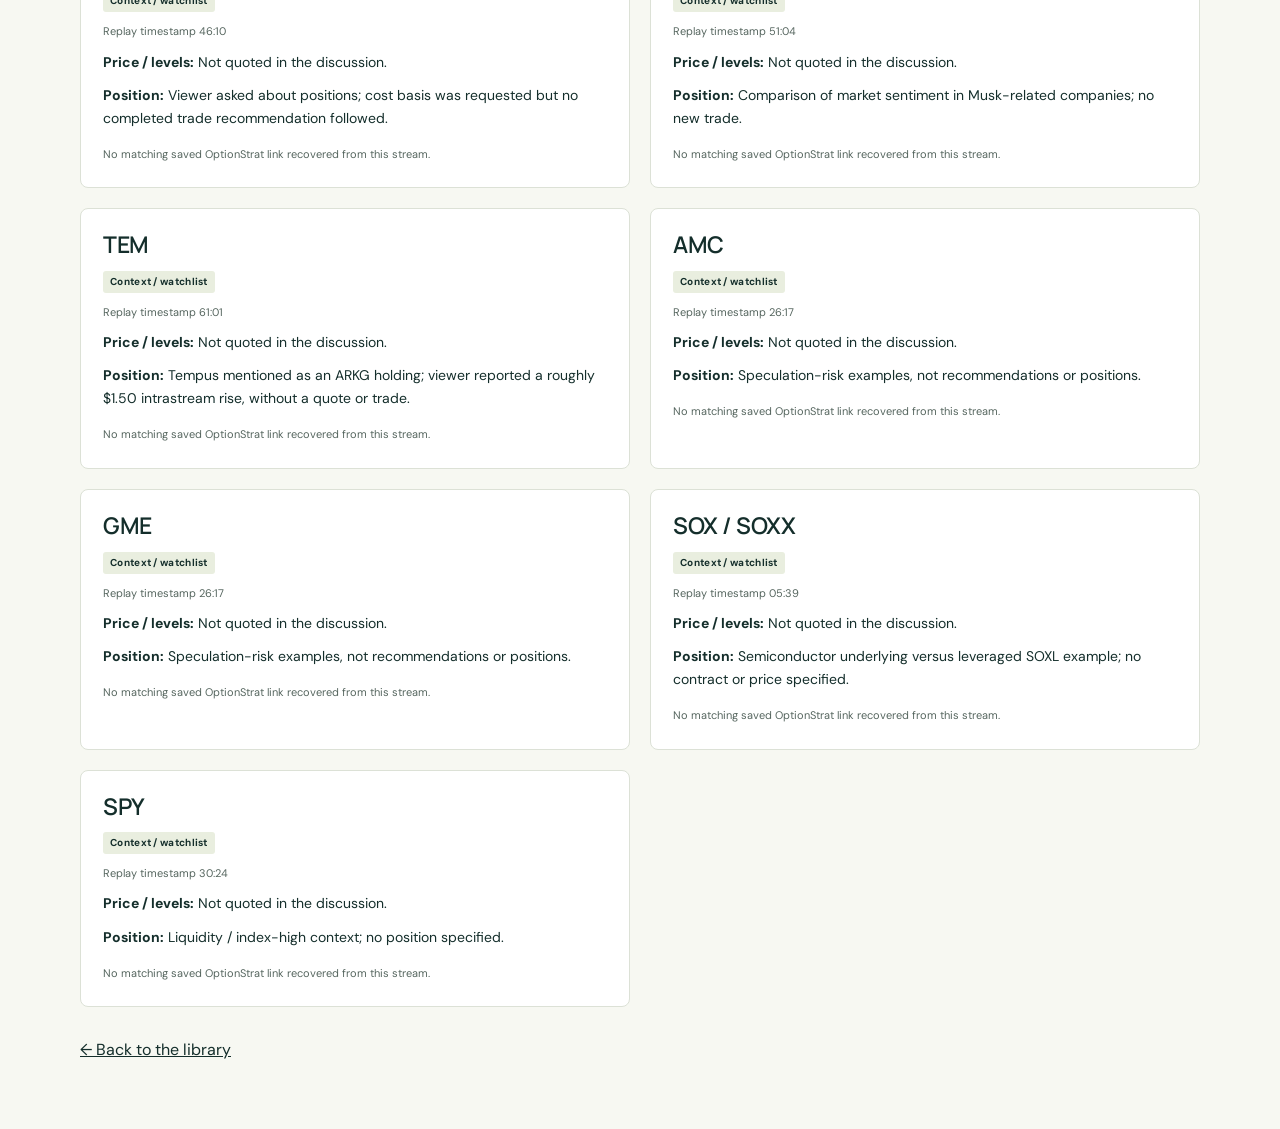
<file: streams/2026-10-09.html>
<!doctype html><html lang="en"><head><meta charset="utf-8"><meta name="viewport" content="width=device-width,initial-scale=1"><title>October 9 — LEAPS &amp; trade management — Ticker notes | Market Moves</title><link rel="icon" href="../favicon.svg"><link rel="stylesheet" href="../style.css"></head><body><main class="wrap stream-notes"><a href="../index.html#library">← Market Moves library</a><p class="eyebrow">STREAM NOTES · 2026-10-09</p><h1>October 9 — LEAPS &amp; trade management</h1><p>LEAPS options strategies, entry and exit planning, position management, and technical analysis. Hosted by Max Lipset.</p><p class="notes-intro">Stream-time recap from recording captions and shared chat links, not live quotes or a current holdings ledger. Prices are USD; option premiums are per share unless stated (usually ×100 per contract). Timestamps are replay positions. Models may change after sharing; saved model details were checked Oct 15, 2026. Missing terms are left unspecified; uncertain caption symbols are labeled.</p><p><a class="button light" href="https://us06web.zoom.us/rec/share/DbCikHj1TcQRJYM90pKbFombNVqk17Dp9bT1CzJwJodkJqcvYTOWWPbehqF_G8M.CunpAaCoQVzjmP1J" target="_blank" rel="noopener noreferrer">Watch replay ↗</a></p><p>25 ticker / asset notes. Context-only mentions are not trade recommendations. Original Zoom access requirements still apply.</p><div class="ticker-grid"><article class="ticker-entry"><header><h2>ARKG</h2><span class="ticker-status">Held / possible add</span></header><p class="note">Replay timestamp 09:31</p><p><strong>Price / levels:</strong> $47 original underlying entry; option gain around 26% after earlier reaching about 70%.</p><p><strong>Position:</strong> Jan 21, 2028 $50 calls; original Aug 28 entry. One-third already sold around 50% gain; discussed adding to the same contract and retaining runners. Saved model still shows original nine contracts, not the reduced live holding.</p><div class="ticker-links"><a href="https://optionstrat.com/tWRryFVy8L5R" target="_blank" rel="noopener noreferrer">Jan 21, 2028 $50 calls ↗</a></div></article><article class="ticker-entry"><header><h2>MCD</h2><span class="ticker-status">Held / averaging model</span></header><p class="note">Replay timestamp 21:28</p><p><strong>Price / levels:</strong> About $232 support; $237 weekly-close level; option loss around 66%.</p><p><strong>Position:</strong> Max held June $280 calls. Modeled adding three at $7 to three at $19.90; not a reported fill. Modeled breakeven changed from about $270 to $250. Exact expiry year/day not stated. Later watched $228 and $205 support.</p><div class="ticker-links"><span class="note">No matching saved OptionStrat link recovered from this stream.</span></div></article><article class="ticker-entry"><header><h2>SOXL</h2><span class="ticker-status">CSP idea</span></header><p class="note">Replay timestamp 40:44</p><p><strong>Price / levels:</strong> About $140; $115–120 strikes considered; one model showed about 6% and $108 breakeven.</p><p><strong>Position:</strong> Preferred breakeven below $120; longer-dated examples also explored. No new execution confirmed and exact date not established.</p><div class="ticker-links"><span class="note">No matching saved OptionStrat link recovered from this stream.</span></div></article><article class="ticker-entry"><header><h2>QQQ</h2><span class="ticker-status">Market scenario</span></header><p class="note">Replay timestamp 40:29</p><p><strong>Price / levels:</strong> About $750; possible pullback toward $700.</p><p><strong>Position:</strong> Pre-election downside scenario, not a reported position.</p><div class="ticker-links"><span class="note">No matching saved OptionStrat link recovered from this stream.</span></div></article><article class="ticker-entry"><header><h2>NDX</h2><span class="ticker-status">Market scenario</span></header><p class="note">Replay timestamp 34:52</p><p><strong>Price / levels:</strong> Mid-29,000s potential downside area.</p><p><strong>Position:</strong> Range / Gann-box thesis, not an executed trade.</p><div class="ticker-links"><span class="note">No matching saved OptionStrat link recovered from this stream.</span></div></article><article class="ticker-entry"><header><h2>PGY</h2><span class="ticker-status">Held / possible add</span></header><p class="note">Replay timestamp 45:45</p><p><strong>Price / levels:</strong> Not quoted in the discussion.</p><p><strong>Position:</strong> Still managing the Pagaya position and considering additions; no exact price or contract restated.</p><div class="ticker-links"><span class="note">No matching saved OptionStrat link recovered from this stream.</span></div></article><article class="ticker-entry"><header><h2>SpaceX (ticker unconfirmed)</h2><span class="ticker-status">Bearish-position review</span></header><p class="note">Replay timestamp 48:24</p><p><strong>Price / levels:</strong> Original modeled breakeven around $135; expiration breakeven on screen around $95.</p><p><strong>Position:</strong> Bearish options thesis questioned because of sustained strength; explicitly did not recommend doubling down. Ticker and exact contract unresolved.</p><div class="ticker-links"><span class="note">No matching saved OptionStrat link recovered from this stream.</span></div></article><article class="ticker-entry"><header><h2>ASTS</h2><span class="ticker-status">Retrospective short idea</span></header><p class="note">Replay timestamp 51:53</p><p><strong>Price / levels:</strong> Viewer reported down about 15% that day.</p><p><strong>Position:</strong> Short idea discussed in hindsight, not a fresh confirmed position.</p><div class="ticker-links"><span class="note">No matching saved OptionStrat link recovered from this stream.</span></div></article><article class="ticker-entry"><header><h2>ASTX</h2><span class="ticker-status">Prior short reference</span></header><p class="note">Replay timestamp 52:05</p><p><strong>Price / levels:</strong> Not quoted in the discussion.</p><p><strong>Position:</strong> Prior short referenced briefly; exact contract and current status not specified.</p><div class="ticker-links"><span class="note">No matching saved OptionStrat link recovered from this stream.</span></div></article><article class="ticker-entry"><header><h2>VST</h2><span class="ticker-status">Prior bullish idea</span></header><p class="note">Replay timestamp 54:52</p><p><strong>Price / levels:</strong> Not quoted in the discussion.</p><p><strong>Position:</strong> Vistra recommendation described as starting to work; no price or contract terms restated.</p><div class="ticker-links"><span class="note">No matching saved OptionStrat link recovered from this stream.</span></div></article><article class="ticker-entry"><header><h2>BULL (Webull)</h2><span class="ticker-status">Paper trade</span></header><p class="note">Replay timestamp 60:25</p><p><strong>Price / levels:</strong> Paper position down about 50%.</p><p><strong>Position:</strong> Explicitly described as a paper trade, not a live holding; no strike or expiry stated.</p><div class="ticker-links"><span class="note">No matching saved OptionStrat link recovered from this stream.</span></div></article><article class="ticker-entry"><header><h2>SNOW</h2><span class="ticker-status">Historical example</span></header><p class="note">Replay timestamp 18:04</p><p><strong>Price / levels:</strong> Prior runners returned roughly 400–500%.</p><p><strong>Position:</strong> Snowflake example supporting exits in thirds; not a new position.</p><div class="ticker-links"><span class="note">No matching saved OptionStrat link recovered from this stream.</span></div></article><article class="ticker-entry"><header><h2>“Ever pure” / “P” (ticker unresolved)</h2><span class="ticker-status">Historical closed example</span></header><p class="note">Replay timestamp 15:10</p><p><strong>Price / levels:</strong> Prior exit around 100%; later roughly 135% discussed.</p><p><strong>Position:</strong> Automatic transcript does not identify the ticker reliably. Do not substitute a guessed symbol.</p><div class="ticker-links"><span class="note">No matching saved OptionStrat link recovered from this stream.</span></div></article><article class="ticker-entry"><header><h2>CLOV</h2><span class="ticker-status">Context / watchlist</span></header><p class="note">Replay timestamp 09:11</p><p><strong>Price / levels:</strong> Not quoted in the discussion.</p><p><strong>Position:</strong> Clover Health setup mentioned; no entry or price specified.</p><div class="ticker-links"><span class="note">No matching saved OptionStrat link recovered from this stream.</span></div></article><article class="ticker-entry"><header><h2>TWST</h2><span class="ticker-status">Context / watchlist</span></header><p class="note">Replay timestamp 10:23</p><p><strong>Price / levels:</strong> Not quoted in the discussion.</p><p><strong>Position:</strong> Discussed as an ARKG holding / rotation example, not a separate trade.</p><div class="ticker-links"><span class="note">No matching saved OptionStrat link recovered from this stream.</span></div></article><article class="ticker-entry"><header><h2>Uranium ETF (ticker unconfirmed)</h2><span class="ticker-status">Context / watchlist</span></header><p class="note">Replay timestamp 20:56</p><p><strong>Price / levels:</strong> Not quoted in the discussion.</p><p><strong>Position:</strong> Existing uranium play referenced to explain long expirations; fund symbol and terms unresolved.</p><div class="ticker-links"><span class="note">No matching saved OptionStrat link recovered from this stream.</span></div></article><article class="ticker-entry"><header><h2>ETN (caption unconfirmed)</h2><span class="ticker-status">Context / watchlist</span></header><p class="note">Replay timestamp 45:39</p><p><strong>Price / levels:</strong> Not quoted in the discussion.</p><p><strong>Position:</strong> Brief caption reads ETN / not back in; no reliable new trade terms.</p><div class="ticker-links"><span class="note">No matching saved OptionStrat link recovered from this stream.</span></div></article><article class="ticker-entry"><header><h2>PAAS (caption “PAS”)</h2><span class="ticker-status">Context / watchlist</span></header><p class="note">Replay timestamp 46:10</p><p><strong>Price / levels:</strong> Not quoted in the discussion.</p><p><strong>Position:</strong> Viewer asked about positions; cost basis was requested but no completed trade recommendation followed.</p><div class="ticker-links"><span class="note">No matching saved OptionStrat link recovered from this stream.</span></div></article><article class="ticker-entry"><header><h2>KGC</h2><span class="ticker-status">Context / watchlist</span></header><p class="note">Replay timestamp 46:10</p><p><strong>Price / levels:</strong> Not quoted in the discussion.</p><p><strong>Position:</strong> Viewer asked about positions; cost basis was requested but no completed trade recommendation followed.</p><div class="ticker-links"><span class="note">No matching saved OptionStrat link recovered from this stream.</span></div></article><article class="ticker-entry"><header><h2>TSLA</h2><span class="ticker-status">Context / watchlist</span></header><p class="note">Replay timestamp 51:04</p><p><strong>Price / levels:</strong> Not quoted in the discussion.</p><p><strong>Position:</strong> Comparison of market sentiment in Musk-related companies; no new trade.</p><div class="ticker-links"><span class="note">No matching saved OptionStrat link recovered from this stream.</span></div></article><article class="ticker-entry"><header><h2>TEM</h2><span class="ticker-status">Context / watchlist</span></header><p class="note">Replay timestamp 61:01</p><p><strong>Price / levels:</strong> Not quoted in the discussion.</p><p><strong>Position:</strong> Tempus mentioned as an ARKG holding; viewer reported a roughly $1.50 intrastream rise, without a quote or trade.</p><div class="ticker-links"><span class="note">No matching saved OptionStrat link recovered from this stream.</span></div></article><article class="ticker-entry"><header><h2>AMC</h2><span class="ticker-status">Context / watchlist</span></header><p class="note">Replay timestamp 26:17</p><p><strong>Price / levels:</strong> Not quoted in the discussion.</p><p><strong>Position:</strong> Speculation-risk examples, not recommendations or positions.</p><div class="ticker-links"><span class="note">No matching saved OptionStrat link recovered from this stream.</span></div></article><article class="ticker-entry"><header><h2>GME</h2><span class="ticker-status">Context / watchlist</span></header><p class="note">Replay timestamp 26:17</p><p><strong>Price / levels:</strong> Not quoted in the discussion.</p><p><strong>Position:</strong> Speculation-risk examples, not recommendations or positions.</p><div class="ticker-links"><span class="note">No matching saved OptionStrat link recovered from this stream.</span></div></article><article class="ticker-entry"><header><h2>SOX / SOXX</h2><span class="ticker-status">Context / watchlist</span></header><p class="note">Replay timestamp 05:39</p><p><strong>Price / levels:</strong> Not quoted in the discussion.</p><p><strong>Position:</strong> Semiconductor underlying versus leveraged SOXL example; no contract or price specified.</p><div class="ticker-links"><span class="note">No matching saved OptionStrat link recovered from this stream.</span></div></article><article class="ticker-entry"><header><h2>SPY</h2><span class="ticker-status">Context / watchlist</span></header><p class="note">Replay timestamp 30:24</p><p><strong>Price / levels:</strong> Not quoted in the discussion.</p><p><strong>Position:</strong> Liquidity / index-high context; no position specified.</p><div class="ticker-links"><span class="note">No matching saved OptionStrat link recovered from this stream.</span></div></article></div><p><a href="../index.html#library">← Back to the library</a></p></main></body></html>
</file>
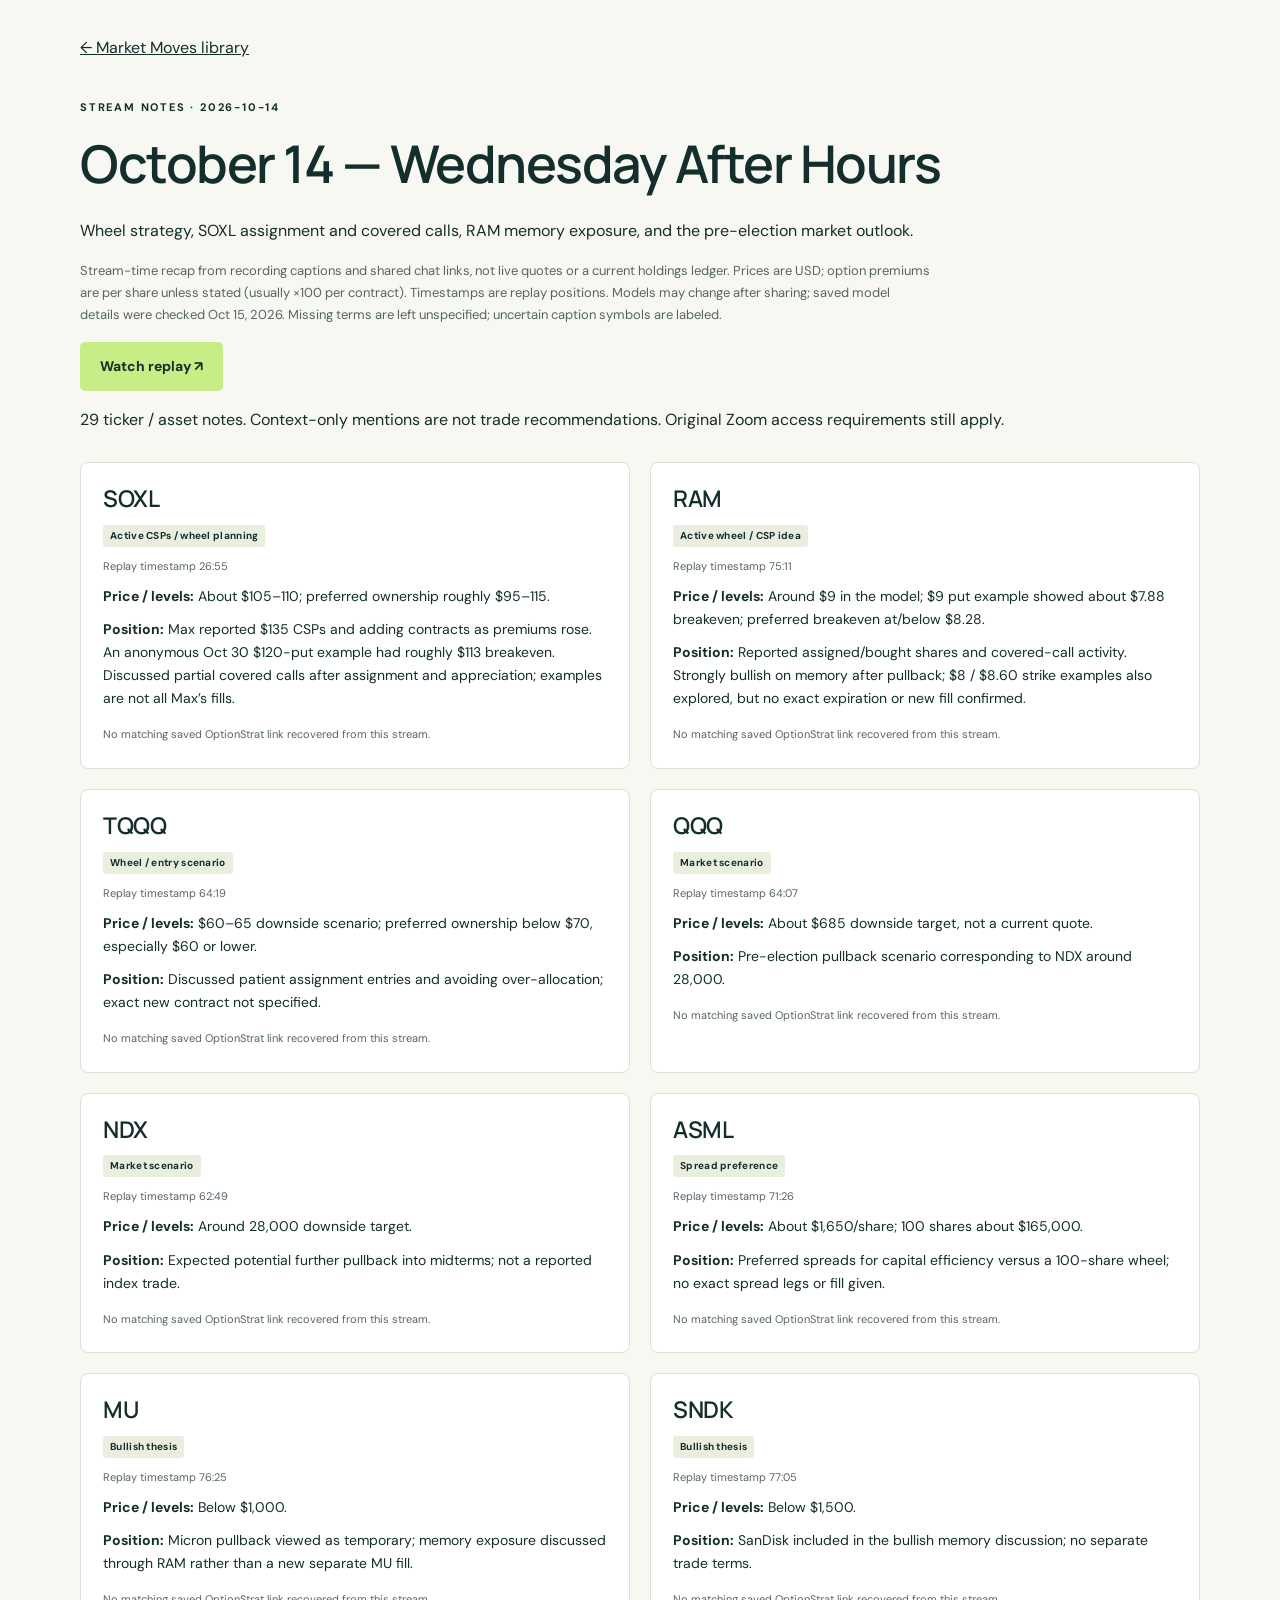
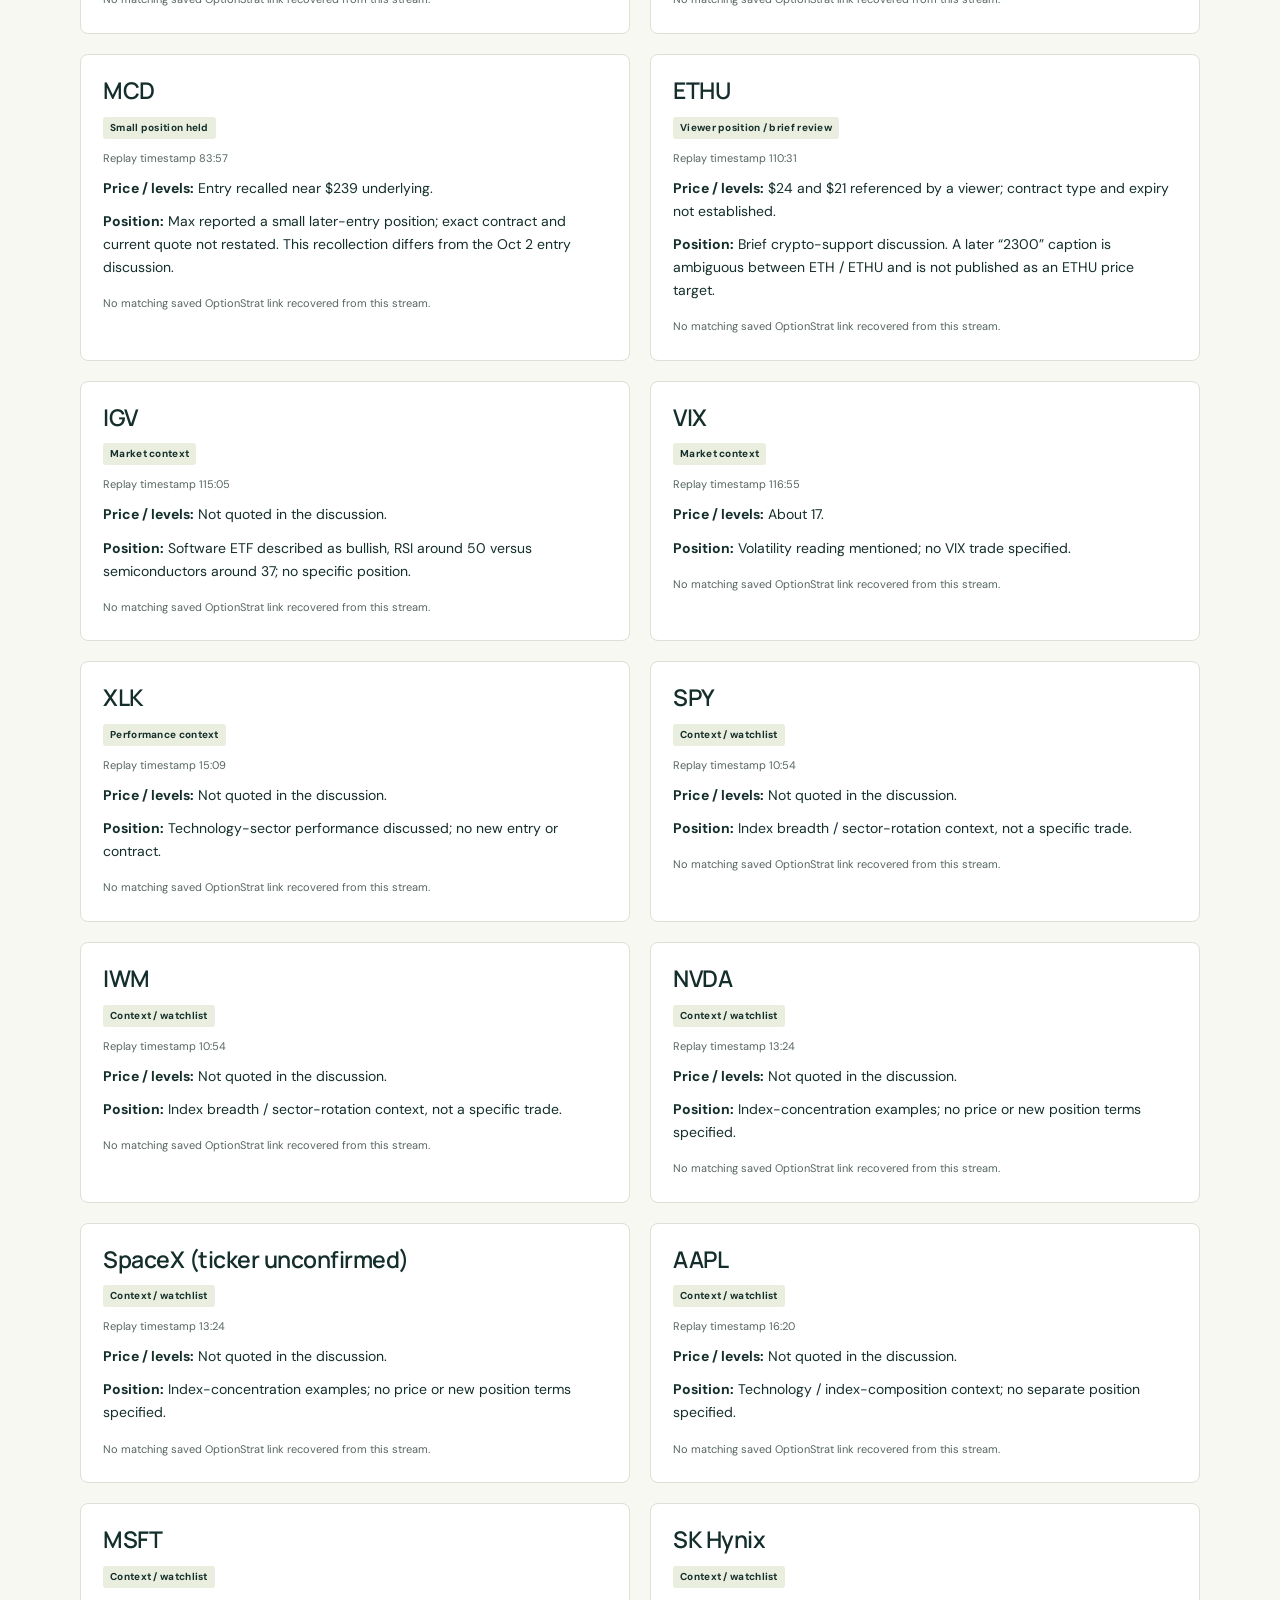
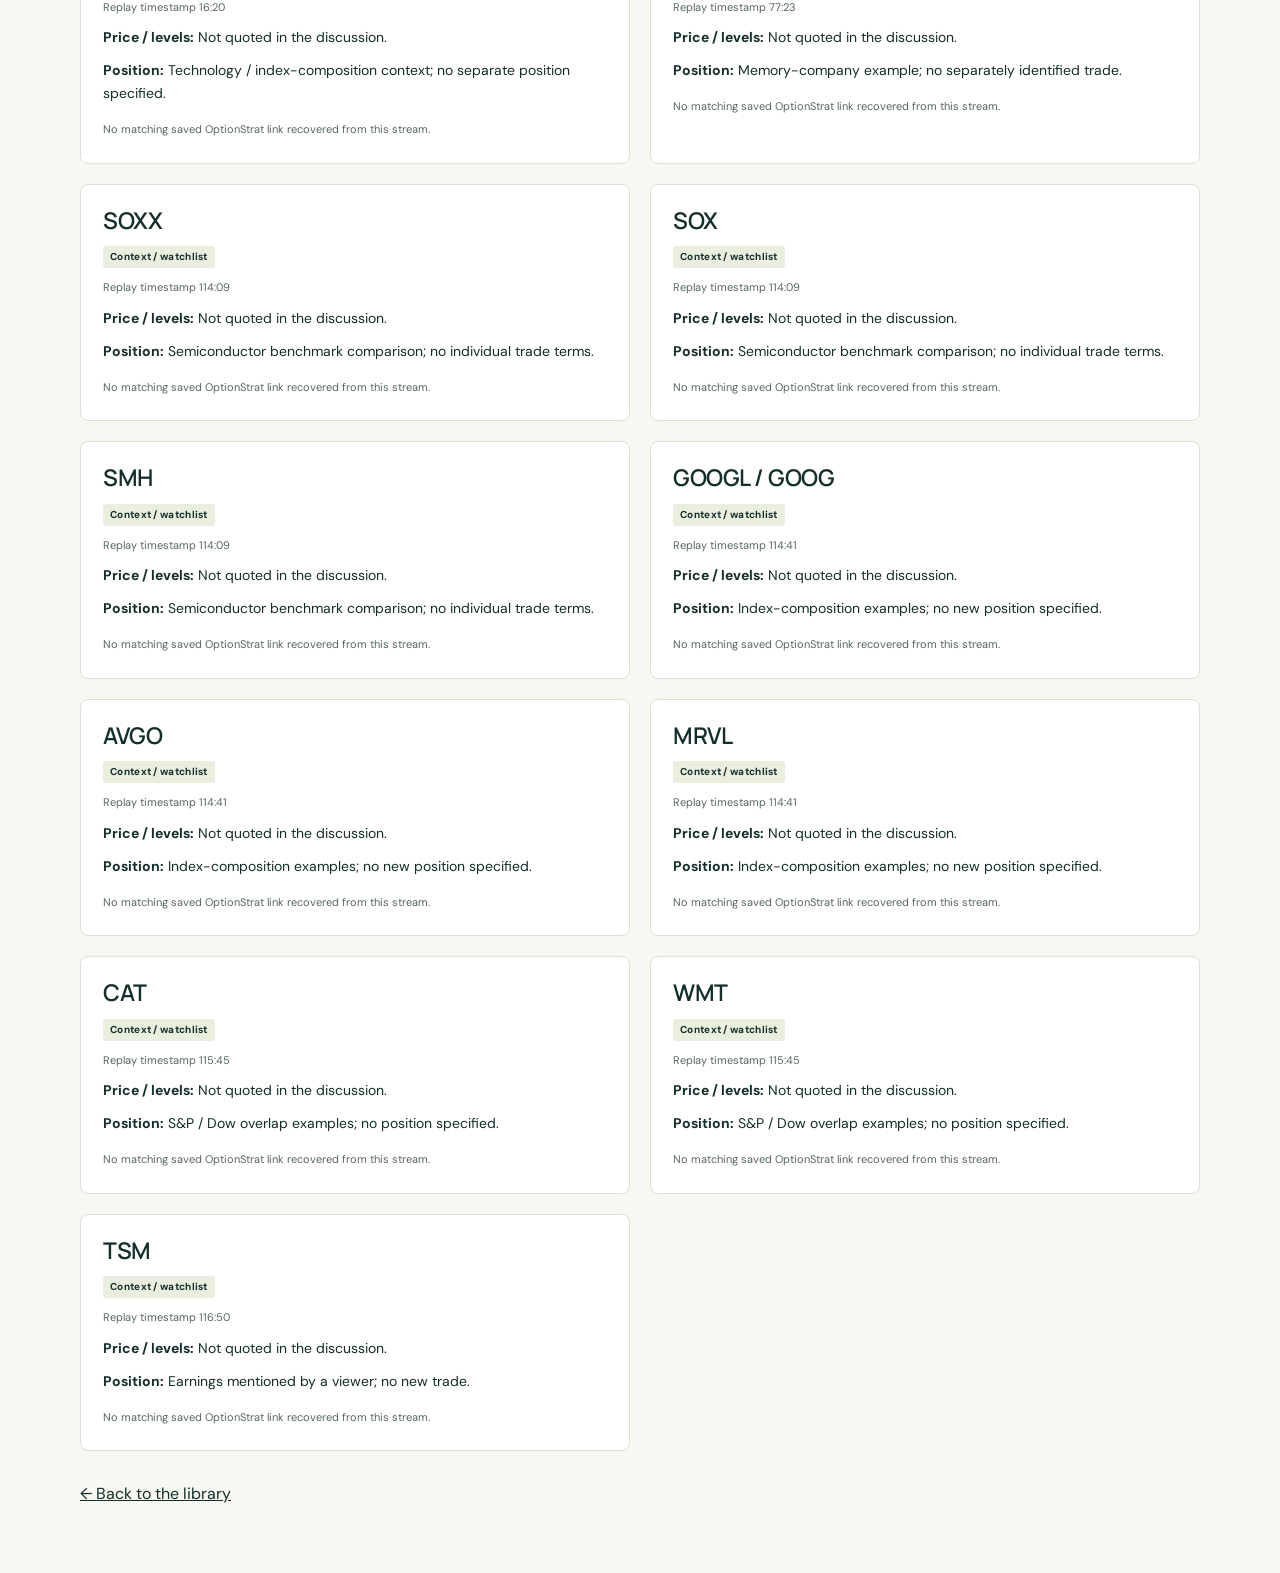
<file: streams/2026-10-14.html>
<!doctype html><html lang="en"><head><meta charset="utf-8"><meta name="viewport" content="width=device-width,initial-scale=1"><title>October 14 — Wednesday After Hours — Ticker notes | Market Moves</title><link rel="icon" href="../favicon.svg"><link rel="stylesheet" href="../style.css"></head><body><main class="wrap stream-notes"><a href="../index.html#library">← Market Moves library</a><p class="eyebrow">STREAM NOTES · 2026-10-14</p><h1>October 14 — Wednesday After Hours</h1><p>Wheel strategy, SOXL assignment and covered calls, RAM memory exposure, and the pre-election market outlook.</p><p class="notes-intro">Stream-time recap from recording captions and shared chat links, not live quotes or a current holdings ledger. Prices are USD; option premiums are per share unless stated (usually ×100 per contract). Timestamps are replay positions. Models may change after sharing; saved model details were checked Oct 15, 2026. Missing terms are left unspecified; uncertain caption symbols are labeled.</p><p><a class="button light" href="https://us06web.zoom.us/rec/play/azd4gLlzpWECMYC80yZohoWZVXo0TyWZNU_tY4B3mo50wYjDlJNZmIzZEacOL41-qEgLrrD0C0mfPNoo.ENxpaDLJpgLdhvSk" target="_blank" rel="noopener noreferrer">Watch replay ↗</a></p><p>29 ticker / asset notes. Context-only mentions are not trade recommendations. Original Zoom access requirements still apply.</p><div class="ticker-grid"><article class="ticker-entry"><header><h2>SOXL</h2><span class="ticker-status">Active CSPs / wheel planning</span></header><p class="note">Replay timestamp 26:55</p><p><strong>Price / levels:</strong> About $105–110; preferred ownership roughly $95–115.</p><p><strong>Position:</strong> Max reported $135 CSPs and adding contracts as premiums rose. An anonymous Oct 30 $120-put example had roughly $113 breakeven. Discussed partial covered calls after assignment and appreciation; examples are not all Max’s fills.</p><div class="ticker-links"><span class="note">No matching saved OptionStrat link recovered from this stream.</span></div></article><article class="ticker-entry"><header><h2>RAM</h2><span class="ticker-status">Active wheel / CSP idea</span></header><p class="note">Replay timestamp 75:11</p><p><strong>Price / levels:</strong> Around $9 in the model; $9 put example showed about $7.88 breakeven; preferred breakeven at/below $8.28.</p><p><strong>Position:</strong> Reported assigned/bought shares and covered-call activity. Strongly bullish on memory after pullback; $8 / $8.60 strike examples also explored, but no exact expiration or new fill confirmed.</p><div class="ticker-links"><span class="note">No matching saved OptionStrat link recovered from this stream.</span></div></article><article class="ticker-entry"><header><h2>TQQQ</h2><span class="ticker-status">Wheel / entry scenario</span></header><p class="note">Replay timestamp 64:19</p><p><strong>Price / levels:</strong> $60–65 downside scenario; preferred ownership below $70, especially $60 or lower.</p><p><strong>Position:</strong> Discussed patient assignment entries and avoiding over-allocation; exact new contract not specified.</p><div class="ticker-links"><span class="note">No matching saved OptionStrat link recovered from this stream.</span></div></article><article class="ticker-entry"><header><h2>QQQ</h2><span class="ticker-status">Market scenario</span></header><p class="note">Replay timestamp 64:07</p><p><strong>Price / levels:</strong> About $685 downside target, not a current quote.</p><p><strong>Position:</strong> Pre-election pullback scenario corresponding to NDX around 28,000.</p><div class="ticker-links"><span class="note">No matching saved OptionStrat link recovered from this stream.</span></div></article><article class="ticker-entry"><header><h2>NDX</h2><span class="ticker-status">Market scenario</span></header><p class="note">Replay timestamp 62:49</p><p><strong>Price / levels:</strong> Around 28,000 downside target.</p><p><strong>Position:</strong> Expected potential further pullback into midterms; not a reported index trade.</p><div class="ticker-links"><span class="note">No matching saved OptionStrat link recovered from this stream.</span></div></article><article class="ticker-entry"><header><h2>ASML</h2><span class="ticker-status">Spread preference</span></header><p class="note">Replay timestamp 71:26</p><p><strong>Price / levels:</strong> About $1,650/share; 100 shares about $165,000.</p><p><strong>Position:</strong> Preferred spreads for capital efficiency versus a 100-share wheel; no exact spread legs or fill given.</p><div class="ticker-links"><span class="note">No matching saved OptionStrat link recovered from this stream.</span></div></article><article class="ticker-entry"><header><h2>MU</h2><span class="ticker-status">Bullish thesis</span></header><p class="note">Replay timestamp 76:25</p><p><strong>Price / levels:</strong> Below $1,000.</p><p><strong>Position:</strong> Micron pullback viewed as temporary; memory exposure discussed through RAM rather than a new separate MU fill.</p><div class="ticker-links"><span class="note">No matching saved OptionStrat link recovered from this stream.</span></div></article><article class="ticker-entry"><header><h2>SNDK</h2><span class="ticker-status">Bullish thesis</span></header><p class="note">Replay timestamp 77:05</p><p><strong>Price / levels:</strong> Below $1,500.</p><p><strong>Position:</strong> SanDisk included in the bullish memory discussion; no separate trade terms.</p><div class="ticker-links"><span class="note">No matching saved OptionStrat link recovered from this stream.</span></div></article><article class="ticker-entry"><header><h2>MCD</h2><span class="ticker-status">Small position held</span></header><p class="note">Replay timestamp 83:57</p><p><strong>Price / levels:</strong> Entry recalled near $239 underlying.</p><p><strong>Position:</strong> Max reported a small later-entry position; exact contract and current quote not restated. This recollection differs from the Oct 2 entry discussion.</p><div class="ticker-links"><span class="note">No matching saved OptionStrat link recovered from this stream.</span></div></article><article class="ticker-entry"><header><h2>ETHU</h2><span class="ticker-status">Viewer position / brief review</span></header><p class="note">Replay timestamp 110:31</p><p><strong>Price / levels:</strong> $24 and $21 referenced by a viewer; contract type and expiry not established.</p><p><strong>Position:</strong> Brief crypto-support discussion. A later “2300” caption is ambiguous between ETH / ETHU and is not published as an ETHU price target.</p><div class="ticker-links"><span class="note">No matching saved OptionStrat link recovered from this stream.</span></div></article><article class="ticker-entry"><header><h2>IGV</h2><span class="ticker-status">Market context</span></header><p class="note">Replay timestamp 115:05</p><p><strong>Price / levels:</strong> Not quoted in the discussion.</p><p><strong>Position:</strong> Software ETF described as bullish, RSI around 50 versus semiconductors around 37; no specific position.</p><div class="ticker-links"><span class="note">No matching saved OptionStrat link recovered from this stream.</span></div></article><article class="ticker-entry"><header><h2>VIX</h2><span class="ticker-status">Market context</span></header><p class="note">Replay timestamp 116:55</p><p><strong>Price / levels:</strong> About 17.</p><p><strong>Position:</strong> Volatility reading mentioned; no VIX trade specified.</p><div class="ticker-links"><span class="note">No matching saved OptionStrat link recovered from this stream.</span></div></article><article class="ticker-entry"><header><h2>XLK</h2><span class="ticker-status">Performance context</span></header><p class="note">Replay timestamp 15:09</p><p><strong>Price / levels:</strong> Not quoted in the discussion.</p><p><strong>Position:</strong> Technology-sector performance discussed; no new entry or contract.</p><div class="ticker-links"><span class="note">No matching saved OptionStrat link recovered from this stream.</span></div></article><article class="ticker-entry"><header><h2>SPY</h2><span class="ticker-status">Context / watchlist</span></header><p class="note">Replay timestamp 10:54</p><p><strong>Price / levels:</strong> Not quoted in the discussion.</p><p><strong>Position:</strong> Index breadth / sector-rotation context, not a specific trade.</p><div class="ticker-links"><span class="note">No matching saved OptionStrat link recovered from this stream.</span></div></article><article class="ticker-entry"><header><h2>IWM</h2><span class="ticker-status">Context / watchlist</span></header><p class="note">Replay timestamp 10:54</p><p><strong>Price / levels:</strong> Not quoted in the discussion.</p><p><strong>Position:</strong> Index breadth / sector-rotation context, not a specific trade.</p><div class="ticker-links"><span class="note">No matching saved OptionStrat link recovered from this stream.</span></div></article><article class="ticker-entry"><header><h2>NVDA</h2><span class="ticker-status">Context / watchlist</span></header><p class="note">Replay timestamp 13:24</p><p><strong>Price / levels:</strong> Not quoted in the discussion.</p><p><strong>Position:</strong> Index-concentration examples; no price or new position terms specified.</p><div class="ticker-links"><span class="note">No matching saved OptionStrat link recovered from this stream.</span></div></article><article class="ticker-entry"><header><h2>SpaceX (ticker unconfirmed)</h2><span class="ticker-status">Context / watchlist</span></header><p class="note">Replay timestamp 13:24</p><p><strong>Price / levels:</strong> Not quoted in the discussion.</p><p><strong>Position:</strong> Index-concentration examples; no price or new position terms specified.</p><div class="ticker-links"><span class="note">No matching saved OptionStrat link recovered from this stream.</span></div></article><article class="ticker-entry"><header><h2>AAPL</h2><span class="ticker-status">Context / watchlist</span></header><p class="note">Replay timestamp 16:20</p><p><strong>Price / levels:</strong> Not quoted in the discussion.</p><p><strong>Position:</strong> Technology / index-composition context; no separate position specified.</p><div class="ticker-links"><span class="note">No matching saved OptionStrat link recovered from this stream.</span></div></article><article class="ticker-entry"><header><h2>MSFT</h2><span class="ticker-status">Context / watchlist</span></header><p class="note">Replay timestamp 16:20</p><p><strong>Price / levels:</strong> Not quoted in the discussion.</p><p><strong>Position:</strong> Technology / index-composition context; no separate position specified.</p><div class="ticker-links"><span class="note">No matching saved OptionStrat link recovered from this stream.</span></div></article><article class="ticker-entry"><header><h2>SK Hynix</h2><span class="ticker-status">Context / watchlist</span></header><p class="note">Replay timestamp 77:23</p><p><strong>Price / levels:</strong> Not quoted in the discussion.</p><p><strong>Position:</strong> Memory-company example; no separately identified trade.</p><div class="ticker-links"><span class="note">No matching saved OptionStrat link recovered from this stream.</span></div></article><article class="ticker-entry"><header><h2>SOXX</h2><span class="ticker-status">Context / watchlist</span></header><p class="note">Replay timestamp 114:09</p><p><strong>Price / levels:</strong> Not quoted in the discussion.</p><p><strong>Position:</strong> Semiconductor benchmark comparison; no individual trade terms.</p><div class="ticker-links"><span class="note">No matching saved OptionStrat link recovered from this stream.</span></div></article><article class="ticker-entry"><header><h2>SOX</h2><span class="ticker-status">Context / watchlist</span></header><p class="note">Replay timestamp 114:09</p><p><strong>Price / levels:</strong> Not quoted in the discussion.</p><p><strong>Position:</strong> Semiconductor benchmark comparison; no individual trade terms.</p><div class="ticker-links"><span class="note">No matching saved OptionStrat link recovered from this stream.</span></div></article><article class="ticker-entry"><header><h2>SMH</h2><span class="ticker-status">Context / watchlist</span></header><p class="note">Replay timestamp 114:09</p><p><strong>Price / levels:</strong> Not quoted in the discussion.</p><p><strong>Position:</strong> Semiconductor benchmark comparison; no individual trade terms.</p><div class="ticker-links"><span class="note">No matching saved OptionStrat link recovered from this stream.</span></div></article><article class="ticker-entry"><header><h2>GOOGL / GOOG</h2><span class="ticker-status">Context / watchlist</span></header><p class="note">Replay timestamp 114:41</p><p><strong>Price / levels:</strong> Not quoted in the discussion.</p><p><strong>Position:</strong> Index-composition examples; no new position specified.</p><div class="ticker-links"><span class="note">No matching saved OptionStrat link recovered from this stream.</span></div></article><article class="ticker-entry"><header><h2>AVGO</h2><span class="ticker-status">Context / watchlist</span></header><p class="note">Replay timestamp 114:41</p><p><strong>Price / levels:</strong> Not quoted in the discussion.</p><p><strong>Position:</strong> Index-composition examples; no new position specified.</p><div class="ticker-links"><span class="note">No matching saved OptionStrat link recovered from this stream.</span></div></article><article class="ticker-entry"><header><h2>MRVL</h2><span class="ticker-status">Context / watchlist</span></header><p class="note">Replay timestamp 114:41</p><p><strong>Price / levels:</strong> Not quoted in the discussion.</p><p><strong>Position:</strong> Index-composition examples; no new position specified.</p><div class="ticker-links"><span class="note">No matching saved OptionStrat link recovered from this stream.</span></div></article><article class="ticker-entry"><header><h2>CAT</h2><span class="ticker-status">Context / watchlist</span></header><p class="note">Replay timestamp 115:45</p><p><strong>Price / levels:</strong> Not quoted in the discussion.</p><p><strong>Position:</strong> S&amp;P / Dow overlap examples; no position specified.</p><div class="ticker-links"><span class="note">No matching saved OptionStrat link recovered from this stream.</span></div></article><article class="ticker-entry"><header><h2>WMT</h2><span class="ticker-status">Context / watchlist</span></header><p class="note">Replay timestamp 115:45</p><p><strong>Price / levels:</strong> Not quoted in the discussion.</p><p><strong>Position:</strong> S&amp;P / Dow overlap examples; no position specified.</p><div class="ticker-links"><span class="note">No matching saved OptionStrat link recovered from this stream.</span></div></article><article class="ticker-entry"><header><h2>TSM</h2><span class="ticker-status">Context / watchlist</span></header><p class="note">Replay timestamp 116:50</p><p><strong>Price / levels:</strong> Not quoted in the discussion.</p><p><strong>Position:</strong> Earnings mentioned by a viewer; no new trade.</p><div class="ticker-links"><span class="note">No matching saved OptionStrat link recovered from this stream.</span></div></article></div><p><a href="../index.html#library">← Back to the library</a></p></main></body></html>
</file>
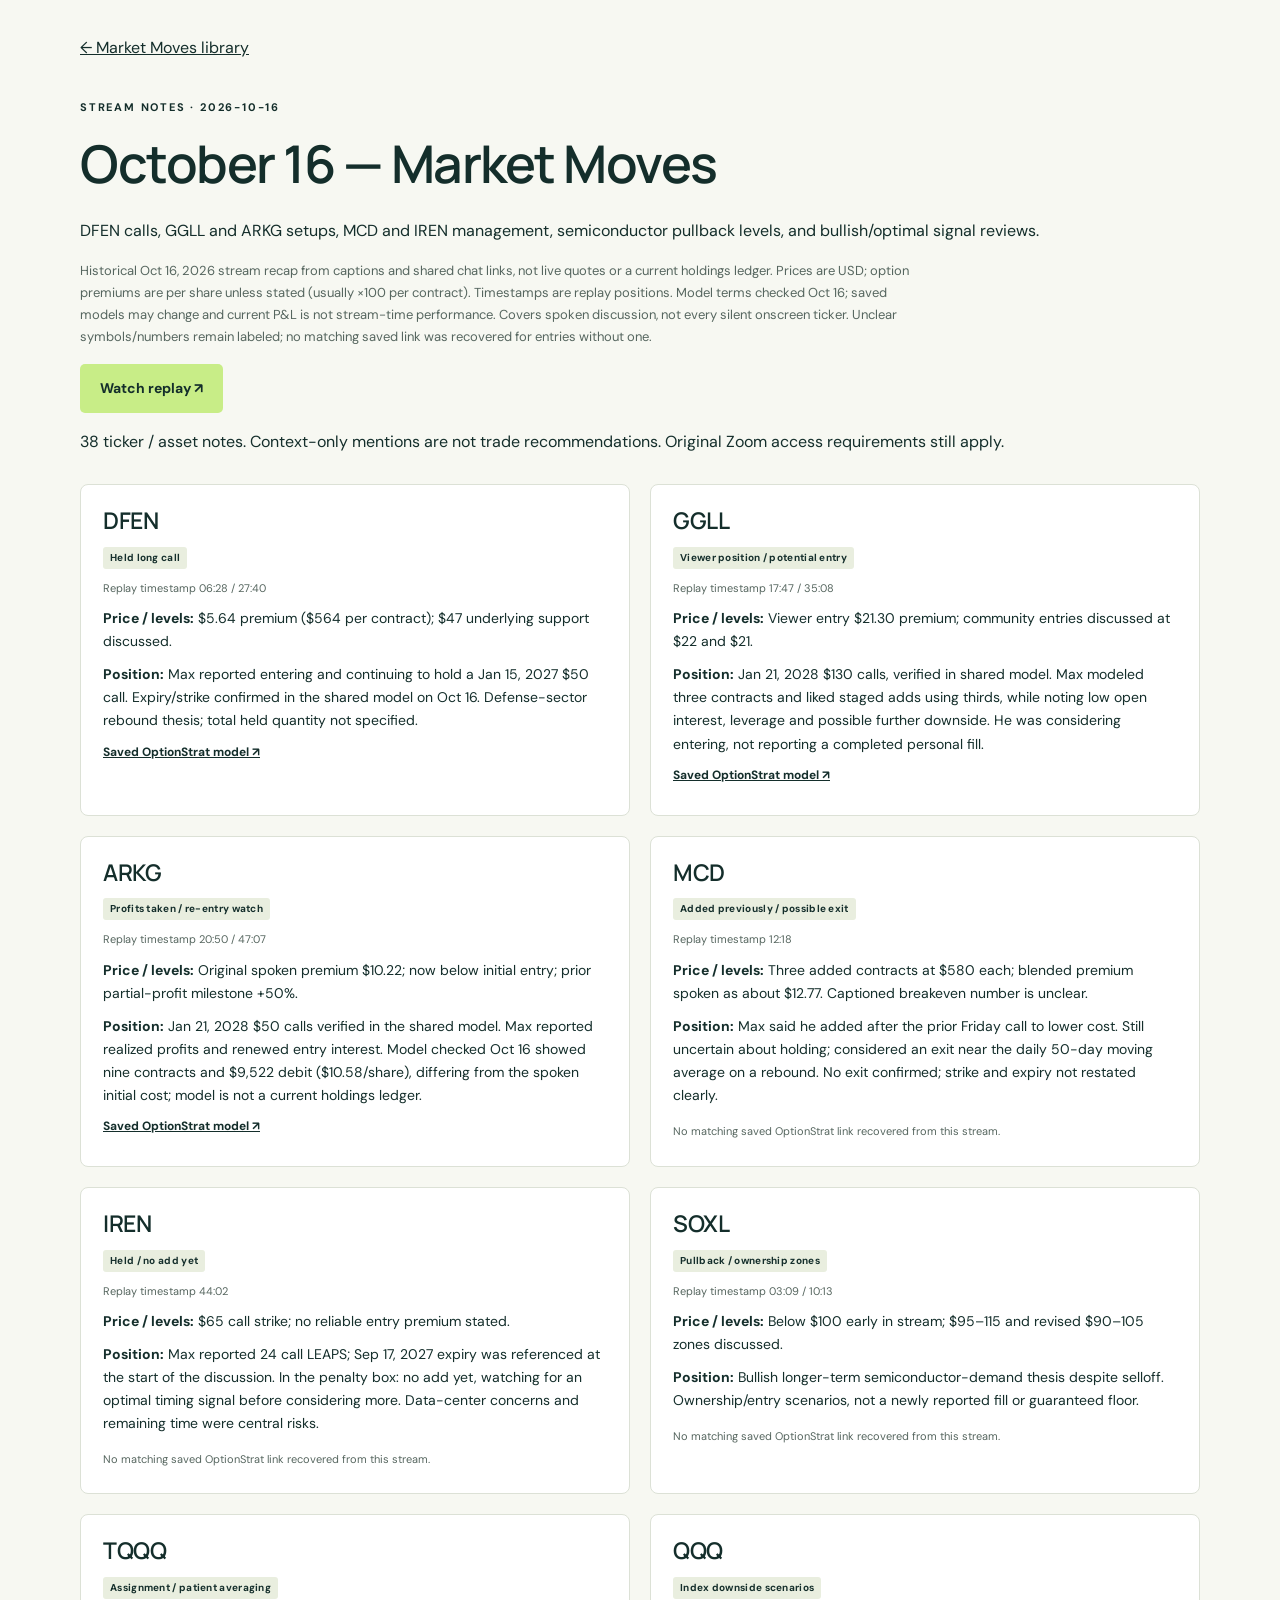
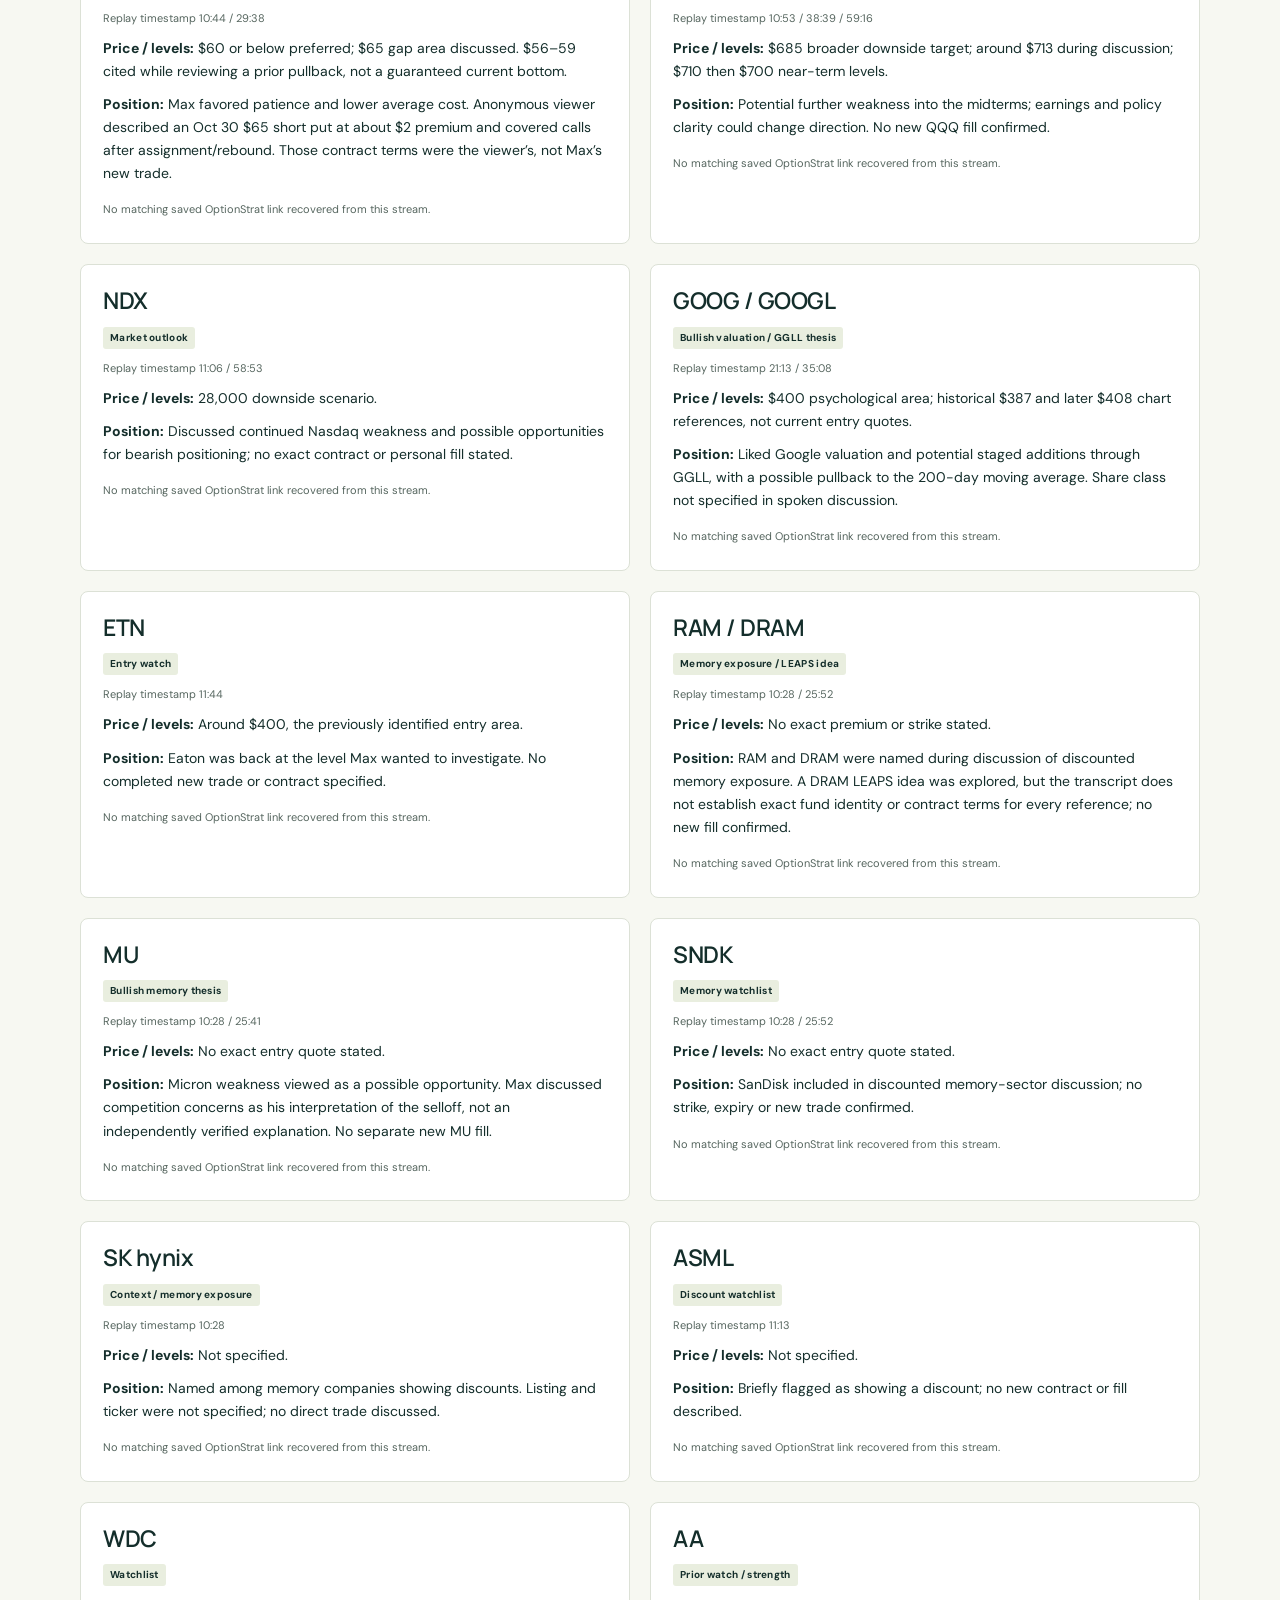
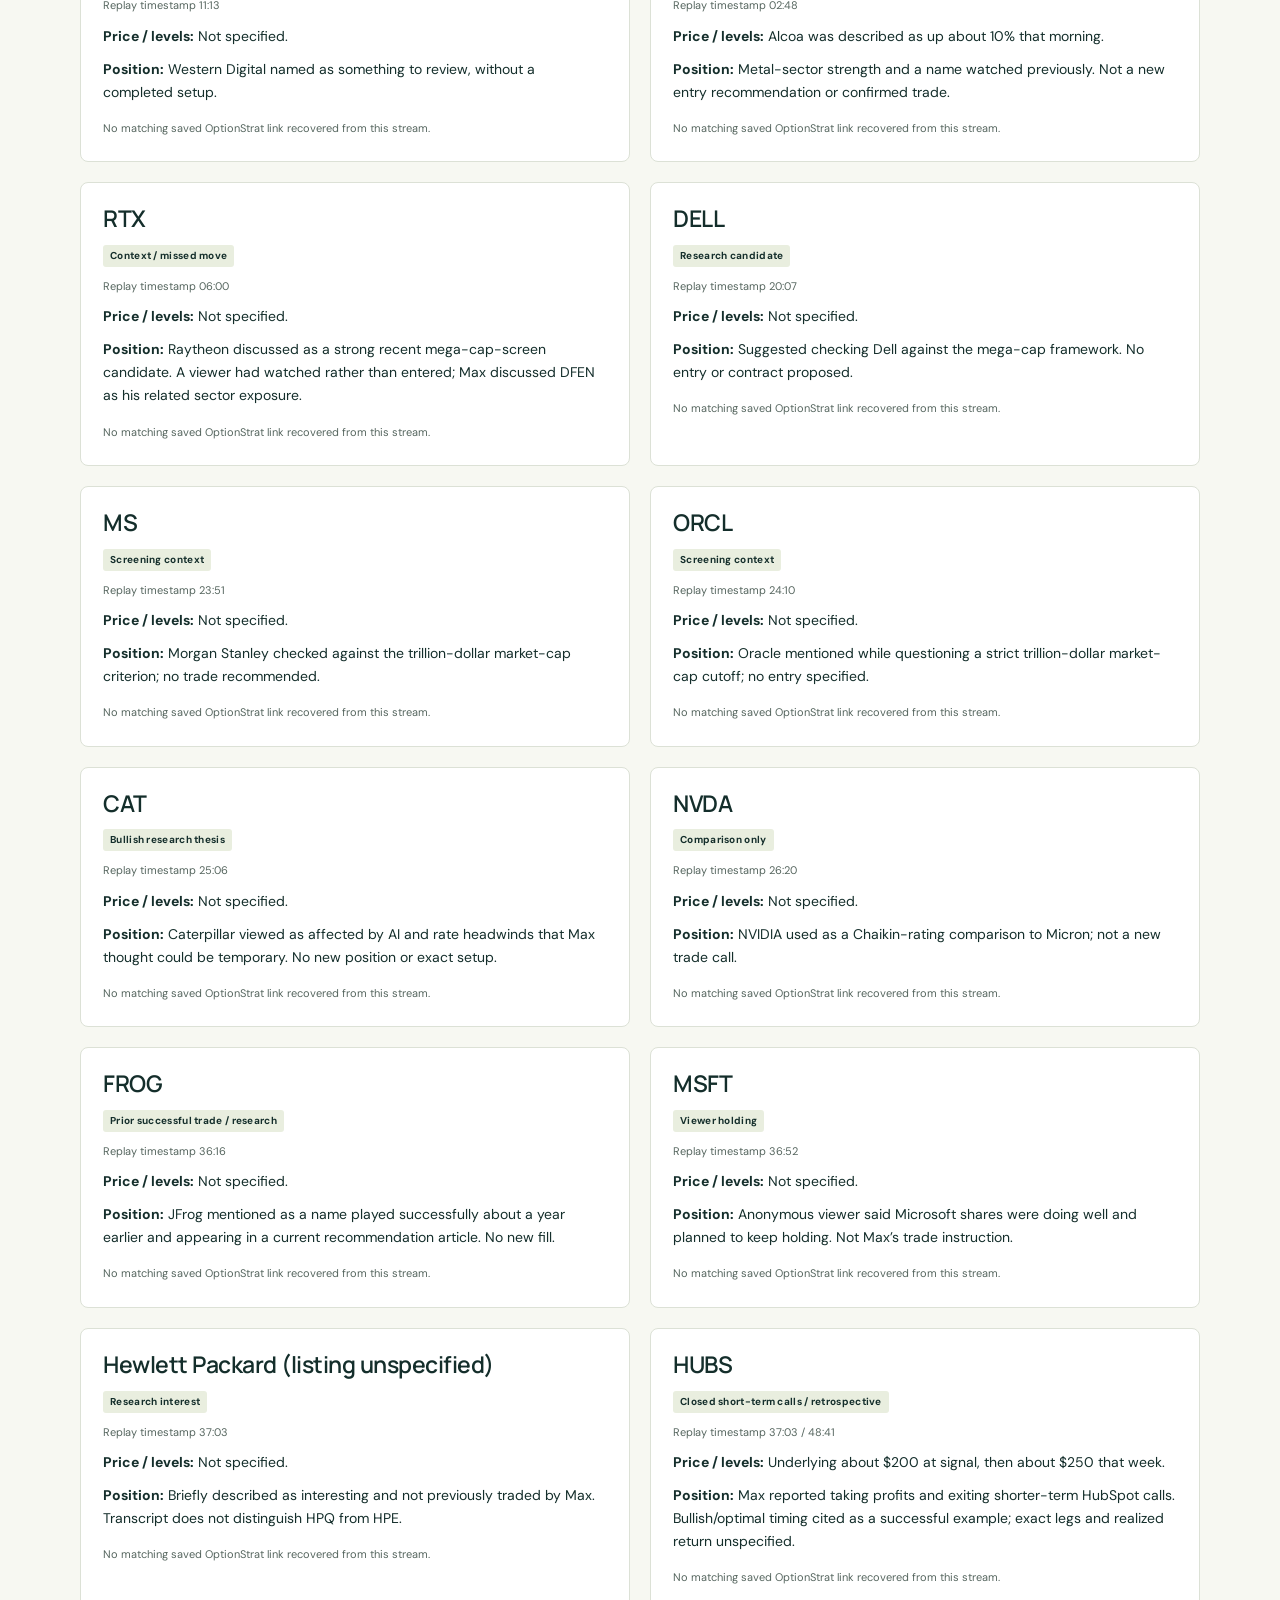
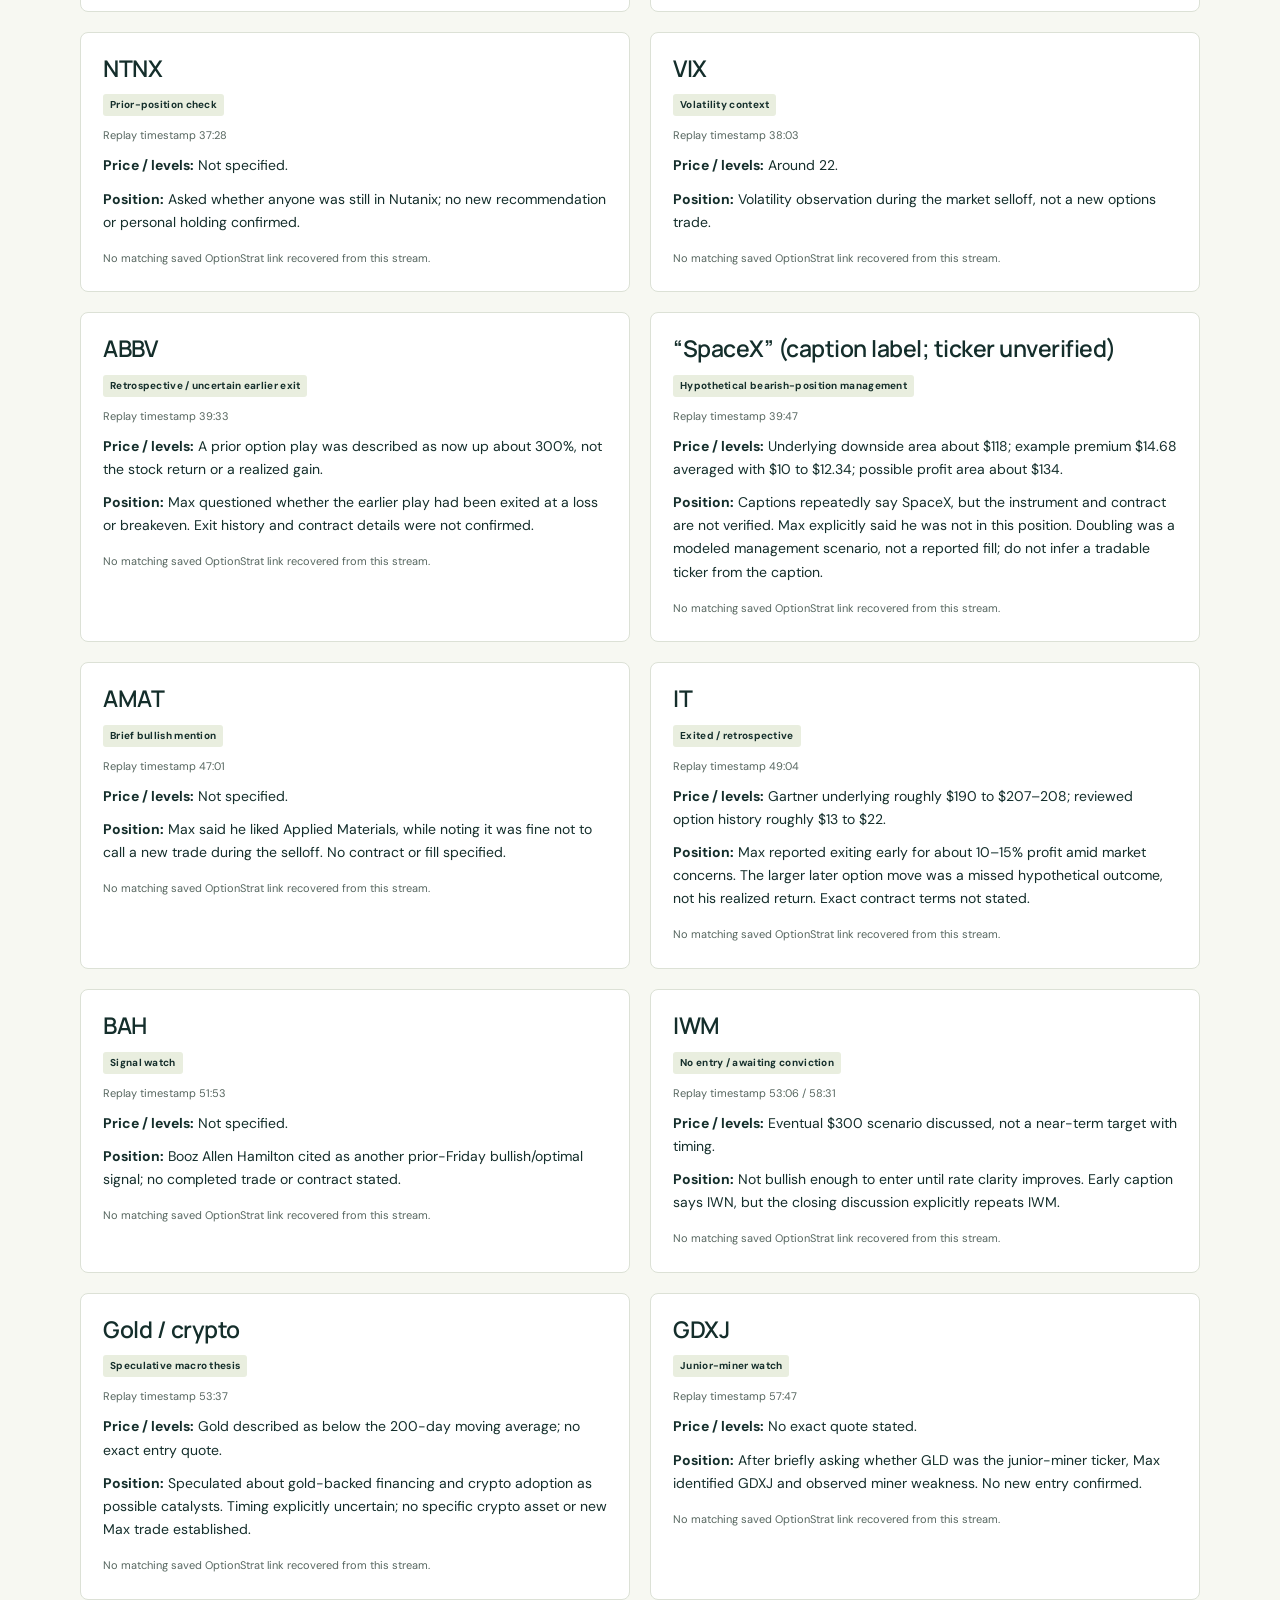
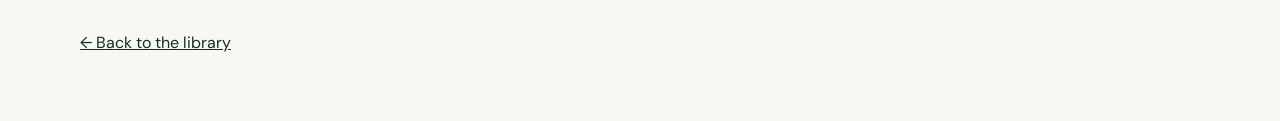
<file: streams/2026-10-16.html>
<!doctype html><html lang="en"><head><meta charset="utf-8"><meta name="viewport" content="width=device-width,initial-scale=1"><title>October 16 — Market Moves — Ticker notes | Market Moves</title><link rel="icon" href="../favicon.svg"><link rel="stylesheet" href="../style.css"></head><body><main class="wrap stream-notes"><a href="../index.html#library">← Market Moves library</a><p class="eyebrow">STREAM NOTES · 2026-10-16</p><h1>October 16 — Market Moves</h1><p>DFEN calls, GGLL and ARKG setups, MCD and IREN management, semiconductor pullback levels, and bullish/optimal signal reviews.</p><p class="notes-intro">Historical Oct 16, 2026 stream recap from captions and shared chat links, not live quotes or a current holdings ledger. Prices are USD; option premiums are per share unless stated (usually ×100 per contract). Timestamps are replay positions. Model terms checked Oct 16; saved models may change and current P&amp;L is not stream-time performance. Covers spoken discussion, not every silent onscreen ticker. Unclear symbols/numbers remain labeled; no matching saved link was recovered for entries without one.</p><p><a class="button light" href="https://us06web.zoom.us/rec/share/WgB2FPwsOuxpAaUUNVCAMh9eOy1E6PpTprQ4P8-lRcKSvma7TCepbFwh81Dv9pmc.-m9pphivd4daMCwj" target="_blank" rel="noopener noreferrer">Watch replay ↗</a></p><p>38 ticker / asset notes. Context-only mentions are not trade recommendations. Original Zoom access requirements still apply.</p><div class="ticker-grid"><article class="ticker-entry"><header><h2>DFEN</h2><span class="ticker-status">Held long call</span></header><p class="note">Replay timestamp 06:28 / 27:40</p><p><strong>Price / levels:</strong> $5.64 premium ($564 per contract); $47 underlying support discussed.</p><p><strong>Position:</strong> Max reported entering and continuing to hold a Jan 15, 2027 $50 call. Expiry/strike confirmed in the shared model on Oct 16. Defense-sector rebound thesis; total held quantity not specified.</p><div class="ticker-links"><a href="https://optionstrat.com/Qh2hWRxEeMxJ" target="_blank" rel="noopener noreferrer">Saved OptionStrat model ↗</a></div></article><article class="ticker-entry"><header><h2>GGLL</h2><span class="ticker-status">Viewer position / potential entry</span></header><p class="note">Replay timestamp 17:47 / 35:08</p><p><strong>Price / levels:</strong> Viewer entry $21.30 premium; community entries discussed at $22 and $21.</p><p><strong>Position:</strong> Jan 21, 2028 $130 calls, verified in shared model. Max modeled three contracts and liked staged adds using thirds, while noting low open interest, leverage and possible further downside. He was considering entering, not reporting a completed personal fill.</p><div class="ticker-links"><a href="https://optionstrat.com/fxNlh4mNPFnk" target="_blank" rel="noopener noreferrer">Saved OptionStrat model ↗</a></div></article><article class="ticker-entry"><header><h2>ARKG</h2><span class="ticker-status">Profits taken / re-entry watch</span></header><p class="note">Replay timestamp 20:50 / 47:07</p><p><strong>Price / levels:</strong> Original spoken premium $10.22; now below initial entry; prior partial-profit milestone +50%.</p><p><strong>Position:</strong> Jan 21, 2028 $50 calls verified in the shared model. Max reported realized profits and renewed entry interest. Model checked Oct 16 showed nine contracts and $9,522 debit ($10.58/share), differing from the spoken initial cost; model is not a current holdings ledger.</p><div class="ticker-links"><a href="https://optionstrat.com/tWRryFVy8L5R" target="_blank" rel="noopener noreferrer">Saved OptionStrat model ↗</a></div></article><article class="ticker-entry"><header><h2>MCD</h2><span class="ticker-status">Added previously / possible exit</span></header><p class="note">Replay timestamp 12:18</p><p><strong>Price / levels:</strong> Three added contracts at $580 each; blended premium spoken as about $12.77. Captioned breakeven number is unclear.</p><p><strong>Position:</strong> Max said he added after the prior Friday call to lower cost. Still uncertain about holding; considered an exit near the daily 50-day moving average on a rebound. No exit confirmed; strike and expiry not restated clearly.</p><div class="ticker-links"><span class="note">No matching saved OptionStrat link recovered from this stream.</span></div></article><article class="ticker-entry"><header><h2>IREN</h2><span class="ticker-status">Held / no add yet</span></header><p class="note">Replay timestamp 44:02</p><p><strong>Price / levels:</strong> $65 call strike; no reliable entry premium stated.</p><p><strong>Position:</strong> Max reported 24 call LEAPS; Sep 17, 2027 expiry was referenced at the start of the discussion. In the penalty box: no add yet, watching for an optimal timing signal before considering more. Data-center concerns and remaining time were central risks.</p><div class="ticker-links"><span class="note">No matching saved OptionStrat link recovered from this stream.</span></div></article><article class="ticker-entry"><header><h2>SOXL</h2><span class="ticker-status">Pullback / ownership zones</span></header><p class="note">Replay timestamp 03:09 / 10:13</p><p><strong>Price / levels:</strong> Below $100 early in stream; $95–115 and revised $90–105 zones discussed.</p><p><strong>Position:</strong> Bullish longer-term semiconductor-demand thesis despite selloff. Ownership/entry scenarios, not a newly reported fill or guaranteed floor.</p><div class="ticker-links"><span class="note">No matching saved OptionStrat link recovered from this stream.</span></div></article><article class="ticker-entry"><header><h2>TQQQ</h2><span class="ticker-status">Assignment / patient averaging</span></header><p class="note">Replay timestamp 10:44 / 29:38</p><p><strong>Price / levels:</strong> $60 or below preferred; $65 gap area discussed. $56–59 cited while reviewing a prior pullback, not a guaranteed current bottom.</p><p><strong>Position:</strong> Max favored patience and lower average cost. Anonymous viewer described an Oct 30 $65 short put at about $2 premium and covered calls after assignment/rebound. Those contract terms were the viewer’s, not Max’s new trade.</p><div class="ticker-links"><span class="note">No matching saved OptionStrat link recovered from this stream.</span></div></article><article class="ticker-entry"><header><h2>QQQ</h2><span class="ticker-status">Index downside scenarios</span></header><p class="note">Replay timestamp 10:53 / 38:39 / 59:16</p><p><strong>Price / levels:</strong> $685 broader downside target; around $713 during discussion; $710 then $700 near-term levels.</p><p><strong>Position:</strong> Potential further weakness into the midterms; earnings and policy clarity could change direction. No new QQQ fill confirmed.</p><div class="ticker-links"><span class="note">No matching saved OptionStrat link recovered from this stream.</span></div></article><article class="ticker-entry"><header><h2>NDX</h2><span class="ticker-status">Market outlook</span></header><p class="note">Replay timestamp 11:06 / 58:53</p><p><strong>Price / levels:</strong> 28,000 downside scenario.</p><p><strong>Position:</strong> Discussed continued Nasdaq weakness and possible opportunities for bearish positioning; no exact contract or personal fill stated.</p><div class="ticker-links"><span class="note">No matching saved OptionStrat link recovered from this stream.</span></div></article><article class="ticker-entry"><header><h2>GOOG / GOOGL</h2><span class="ticker-status">Bullish valuation / GGLL thesis</span></header><p class="note">Replay timestamp 21:13 / 35:08</p><p><strong>Price / levels:</strong> $400 psychological area; historical $387 and later $408 chart references, not current entry quotes.</p><p><strong>Position:</strong> Liked Google valuation and potential staged additions through GGLL, with a possible pullback to the 200-day moving average. Share class not specified in spoken discussion.</p><div class="ticker-links"><span class="note">No matching saved OptionStrat link recovered from this stream.</span></div></article><article class="ticker-entry"><header><h2>ETN</h2><span class="ticker-status">Entry watch</span></header><p class="note">Replay timestamp 11:44</p><p><strong>Price / levels:</strong> Around $400, the previously identified entry area.</p><p><strong>Position:</strong> Eaton was back at the level Max wanted to investigate. No completed new trade or contract specified.</p><div class="ticker-links"><span class="note">No matching saved OptionStrat link recovered from this stream.</span></div></article><article class="ticker-entry"><header><h2>RAM / DRAM</h2><span class="ticker-status">Memory exposure / LEAPS idea</span></header><p class="note">Replay timestamp 10:28 / 25:52</p><p><strong>Price / levels:</strong> No exact premium or strike stated.</p><p><strong>Position:</strong> RAM and DRAM were named during discussion of discounted memory exposure. A DRAM LEAPS idea was explored, but the transcript does not establish exact fund identity or contract terms for every reference; no new fill confirmed.</p><div class="ticker-links"><span class="note">No matching saved OptionStrat link recovered from this stream.</span></div></article><article class="ticker-entry"><header><h2>MU</h2><span class="ticker-status">Bullish memory thesis</span></header><p class="note">Replay timestamp 10:28 / 25:41</p><p><strong>Price / levels:</strong> No exact entry quote stated.</p><p><strong>Position:</strong> Micron weakness viewed as a possible opportunity. Max discussed competition concerns as his interpretation of the selloff, not an independently verified explanation. No separate new MU fill.</p><div class="ticker-links"><span class="note">No matching saved OptionStrat link recovered from this stream.</span></div></article><article class="ticker-entry"><header><h2>SNDK</h2><span class="ticker-status">Memory watchlist</span></header><p class="note">Replay timestamp 10:28 / 25:52</p><p><strong>Price / levels:</strong> No exact entry quote stated.</p><p><strong>Position:</strong> SanDisk included in discounted memory-sector discussion; no strike, expiry or new trade confirmed.</p><div class="ticker-links"><span class="note">No matching saved OptionStrat link recovered from this stream.</span></div></article><article class="ticker-entry"><header><h2>SK hynix</h2><span class="ticker-status">Context / memory exposure</span></header><p class="note">Replay timestamp 10:28</p><p><strong>Price / levels:</strong> Not specified.</p><p><strong>Position:</strong> Named among memory companies showing discounts. Listing and ticker were not specified; no direct trade discussed.</p><div class="ticker-links"><span class="note">No matching saved OptionStrat link recovered from this stream.</span></div></article><article class="ticker-entry"><header><h2>ASML</h2><span class="ticker-status">Discount watchlist</span></header><p class="note">Replay timestamp 11:13</p><p><strong>Price / levels:</strong> Not specified.</p><p><strong>Position:</strong> Briefly flagged as showing a discount; no new contract or fill described.</p><div class="ticker-links"><span class="note">No matching saved OptionStrat link recovered from this stream.</span></div></article><article class="ticker-entry"><header><h2>WDC</h2><span class="ticker-status">Watchlist</span></header><p class="note">Replay timestamp 11:13</p><p><strong>Price / levels:</strong> Not specified.</p><p><strong>Position:</strong> Western Digital named as something to review, without a completed setup.</p><div class="ticker-links"><span class="note">No matching saved OptionStrat link recovered from this stream.</span></div></article><article class="ticker-entry"><header><h2>AA</h2><span class="ticker-status">Prior watch / strength</span></header><p class="note">Replay timestamp 02:48</p><p><strong>Price / levels:</strong> Alcoa was described as up about 10% that morning.</p><p><strong>Position:</strong> Metal-sector strength and a name watched previously. Not a new entry recommendation or confirmed trade.</p><div class="ticker-links"><span class="note">No matching saved OptionStrat link recovered from this stream.</span></div></article><article class="ticker-entry"><header><h2>RTX</h2><span class="ticker-status">Context / missed move</span></header><p class="note">Replay timestamp 06:00</p><p><strong>Price / levels:</strong> Not specified.</p><p><strong>Position:</strong> Raytheon discussed as a strong recent mega-cap-screen candidate. A viewer had watched rather than entered; Max discussed DFEN as his related sector exposure.</p><div class="ticker-links"><span class="note">No matching saved OptionStrat link recovered from this stream.</span></div></article><article class="ticker-entry"><header><h2>DELL</h2><span class="ticker-status">Research candidate</span></header><p class="note">Replay timestamp 20:07</p><p><strong>Price / levels:</strong> Not specified.</p><p><strong>Position:</strong> Suggested checking Dell against the mega-cap framework. No entry or contract proposed.</p><div class="ticker-links"><span class="note">No matching saved OptionStrat link recovered from this stream.</span></div></article><article class="ticker-entry"><header><h2>MS</h2><span class="ticker-status">Screening context</span></header><p class="note">Replay timestamp 23:51</p><p><strong>Price / levels:</strong> Not specified.</p><p><strong>Position:</strong> Morgan Stanley checked against the trillion-dollar market-cap criterion; no trade recommended.</p><div class="ticker-links"><span class="note">No matching saved OptionStrat link recovered from this stream.</span></div></article><article class="ticker-entry"><header><h2>ORCL</h2><span class="ticker-status">Screening context</span></header><p class="note">Replay timestamp 24:10</p><p><strong>Price / levels:</strong> Not specified.</p><p><strong>Position:</strong> Oracle mentioned while questioning a strict trillion-dollar market-cap cutoff; no entry specified.</p><div class="ticker-links"><span class="note">No matching saved OptionStrat link recovered from this stream.</span></div></article><article class="ticker-entry"><header><h2>CAT</h2><span class="ticker-status">Bullish research thesis</span></header><p class="note">Replay timestamp 25:06</p><p><strong>Price / levels:</strong> Not specified.</p><p><strong>Position:</strong> Caterpillar viewed as affected by AI and rate headwinds that Max thought could be temporary. No new position or exact setup.</p><div class="ticker-links"><span class="note">No matching saved OptionStrat link recovered from this stream.</span></div></article><article class="ticker-entry"><header><h2>NVDA</h2><span class="ticker-status">Comparison only</span></header><p class="note">Replay timestamp 26:20</p><p><strong>Price / levels:</strong> Not specified.</p><p><strong>Position:</strong> NVIDIA used as a Chaikin-rating comparison to Micron; not a new trade call.</p><div class="ticker-links"><span class="note">No matching saved OptionStrat link recovered from this stream.</span></div></article><article class="ticker-entry"><header><h2>FROG</h2><span class="ticker-status">Prior successful trade / research</span></header><p class="note">Replay timestamp 36:16</p><p><strong>Price / levels:</strong> Not specified.</p><p><strong>Position:</strong> JFrog mentioned as a name played successfully about a year earlier and appearing in a current recommendation article. No new fill.</p><div class="ticker-links"><span class="note">No matching saved OptionStrat link recovered from this stream.</span></div></article><article class="ticker-entry"><header><h2>MSFT</h2><span class="ticker-status">Viewer holding</span></header><p class="note">Replay timestamp 36:52</p><p><strong>Price / levels:</strong> Not specified.</p><p><strong>Position:</strong> Anonymous viewer said Microsoft shares were doing well and planned to keep holding. Not Max’s trade instruction.</p><div class="ticker-links"><span class="note">No matching saved OptionStrat link recovered from this stream.</span></div></article><article class="ticker-entry"><header><h2>Hewlett Packard (listing unspecified)</h2><span class="ticker-status">Research interest</span></header><p class="note">Replay timestamp 37:03</p><p><strong>Price / levels:</strong> Not specified.</p><p><strong>Position:</strong> Briefly described as interesting and not previously traded by Max. Transcript does not distinguish HPQ from HPE.</p><div class="ticker-links"><span class="note">No matching saved OptionStrat link recovered from this stream.</span></div></article><article class="ticker-entry"><header><h2>HUBS</h2><span class="ticker-status">Closed short-term calls / retrospective</span></header><p class="note">Replay timestamp 37:03 / 48:41</p><p><strong>Price / levels:</strong> Underlying about $200 at signal, then about $250 that week.</p><p><strong>Position:</strong> Max reported taking profits and exiting shorter-term HubSpot calls. Bullish/optimal timing cited as a successful example; exact legs and realized return unspecified.</p><div class="ticker-links"><span class="note">No matching saved OptionStrat link recovered from this stream.</span></div></article><article class="ticker-entry"><header><h2>NTNX</h2><span class="ticker-status">Prior-position check</span></header><p class="note">Replay timestamp 37:28</p><p><strong>Price / levels:</strong> Not specified.</p><p><strong>Position:</strong> Asked whether anyone was still in Nutanix; no new recommendation or personal holding confirmed.</p><div class="ticker-links"><span class="note">No matching saved OptionStrat link recovered from this stream.</span></div></article><article class="ticker-entry"><header><h2>VIX</h2><span class="ticker-status">Volatility context</span></header><p class="note">Replay timestamp 38:03</p><p><strong>Price / levels:</strong> Around 22.</p><p><strong>Position:</strong> Volatility observation during the market selloff, not a new options trade.</p><div class="ticker-links"><span class="note">No matching saved OptionStrat link recovered from this stream.</span></div></article><article class="ticker-entry"><header><h2>ABBV</h2><span class="ticker-status">Retrospective / uncertain earlier exit</span></header><p class="note">Replay timestamp 39:33</p><p><strong>Price / levels:</strong> A prior option play was described as now up about 300%, not the stock return or a realized gain.</p><p><strong>Position:</strong> Max questioned whether the earlier play had been exited at a loss or breakeven. Exit history and contract details were not confirmed.</p><div class="ticker-links"><span class="note">No matching saved OptionStrat link recovered from this stream.</span></div></article><article class="ticker-entry"><header><h2>“SpaceX” (caption label; ticker unverified)</h2><span class="ticker-status">Hypothetical bearish-position management</span></header><p class="note">Replay timestamp 39:47</p><p><strong>Price / levels:</strong> Underlying downside area about $118; example premium $14.68 averaged with $10 to $12.34; possible profit area about $134.</p><p><strong>Position:</strong> Captions repeatedly say SpaceX, but the instrument and contract are not verified. Max explicitly said he was not in this position. Doubling was a modeled management scenario, not a reported fill; do not infer a tradable ticker from the caption.</p><div class="ticker-links"><span class="note">No matching saved OptionStrat link recovered from this stream.</span></div></article><article class="ticker-entry"><header><h2>AMAT</h2><span class="ticker-status">Brief bullish mention</span></header><p class="note">Replay timestamp 47:01</p><p><strong>Price / levels:</strong> Not specified.</p><p><strong>Position:</strong> Max said he liked Applied Materials, while noting it was fine not to call a new trade during the selloff. No contract or fill specified.</p><div class="ticker-links"><span class="note">No matching saved OptionStrat link recovered from this stream.</span></div></article><article class="ticker-entry"><header><h2>IT</h2><span class="ticker-status">Exited / retrospective</span></header><p class="note">Replay timestamp 49:04</p><p><strong>Price / levels:</strong> Gartner underlying roughly $190 to $207–208; reviewed option history roughly $13 to $22.</p><p><strong>Position:</strong> Max reported exiting early for about 10–15% profit amid market concerns. The larger later option move was a missed hypothetical outcome, not his realized return. Exact contract terms not stated.</p><div class="ticker-links"><span class="note">No matching saved OptionStrat link recovered from this stream.</span></div></article><article class="ticker-entry"><header><h2>BAH</h2><span class="ticker-status">Signal watch</span></header><p class="note">Replay timestamp 51:53</p><p><strong>Price / levels:</strong> Not specified.</p><p><strong>Position:</strong> Booz Allen Hamilton cited as another prior-Friday bullish/optimal signal; no completed trade or contract stated.</p><div class="ticker-links"><span class="note">No matching saved OptionStrat link recovered from this stream.</span></div></article><article class="ticker-entry"><header><h2>IWM</h2><span class="ticker-status">No entry / awaiting conviction</span></header><p class="note">Replay timestamp 53:06 / 58:31</p><p><strong>Price / levels:</strong> Eventual $300 scenario discussed, not a near-term target with timing.</p><p><strong>Position:</strong> Not bullish enough to enter until rate clarity improves. Early caption says IWN, but the closing discussion explicitly repeats IWM.</p><div class="ticker-links"><span class="note">No matching saved OptionStrat link recovered from this stream.</span></div></article><article class="ticker-entry"><header><h2>Gold / crypto</h2><span class="ticker-status">Speculative macro thesis</span></header><p class="note">Replay timestamp 53:37</p><p><strong>Price / levels:</strong> Gold described as below the 200-day moving average; no exact entry quote.</p><p><strong>Position:</strong> Speculated about gold-backed financing and crypto adoption as possible catalysts. Timing explicitly uncertain; no specific crypto asset or new Max trade established.</p><div class="ticker-links"><span class="note">No matching saved OptionStrat link recovered from this stream.</span></div></article><article class="ticker-entry"><header><h2>GDXJ</h2><span class="ticker-status">Junior-miner watch</span></header><p class="note">Replay timestamp 57:47</p><p><strong>Price / levels:</strong> No exact quote stated.</p><p><strong>Position:</strong> After briefly asking whether GLD was the junior-miner ticker, Max identified GDXJ and observed miner weakness. No new entry confirmed.</p><div class="ticker-links"><span class="note">No matching saved OptionStrat link recovered from this stream.</span></div></article></div><p><a href="../index.html#library">← Back to the library</a></p></main></body></html>
</file>
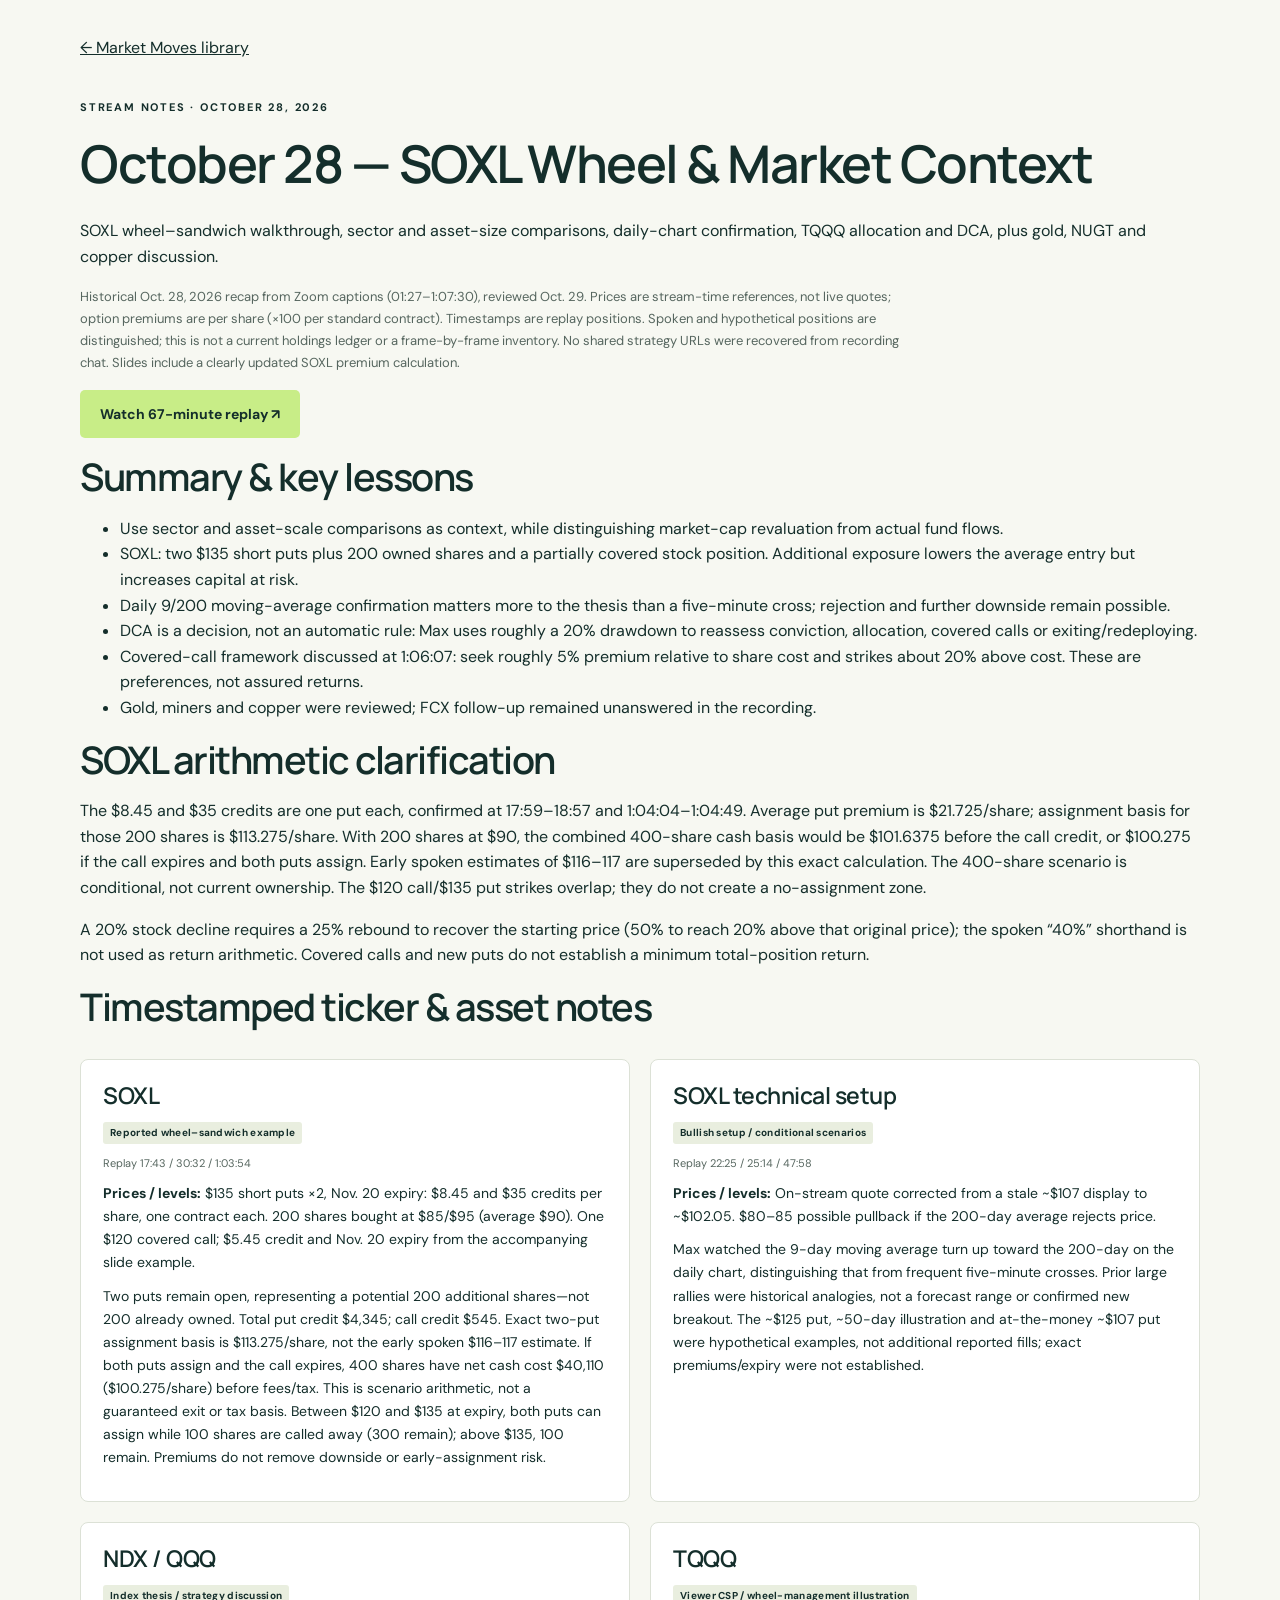
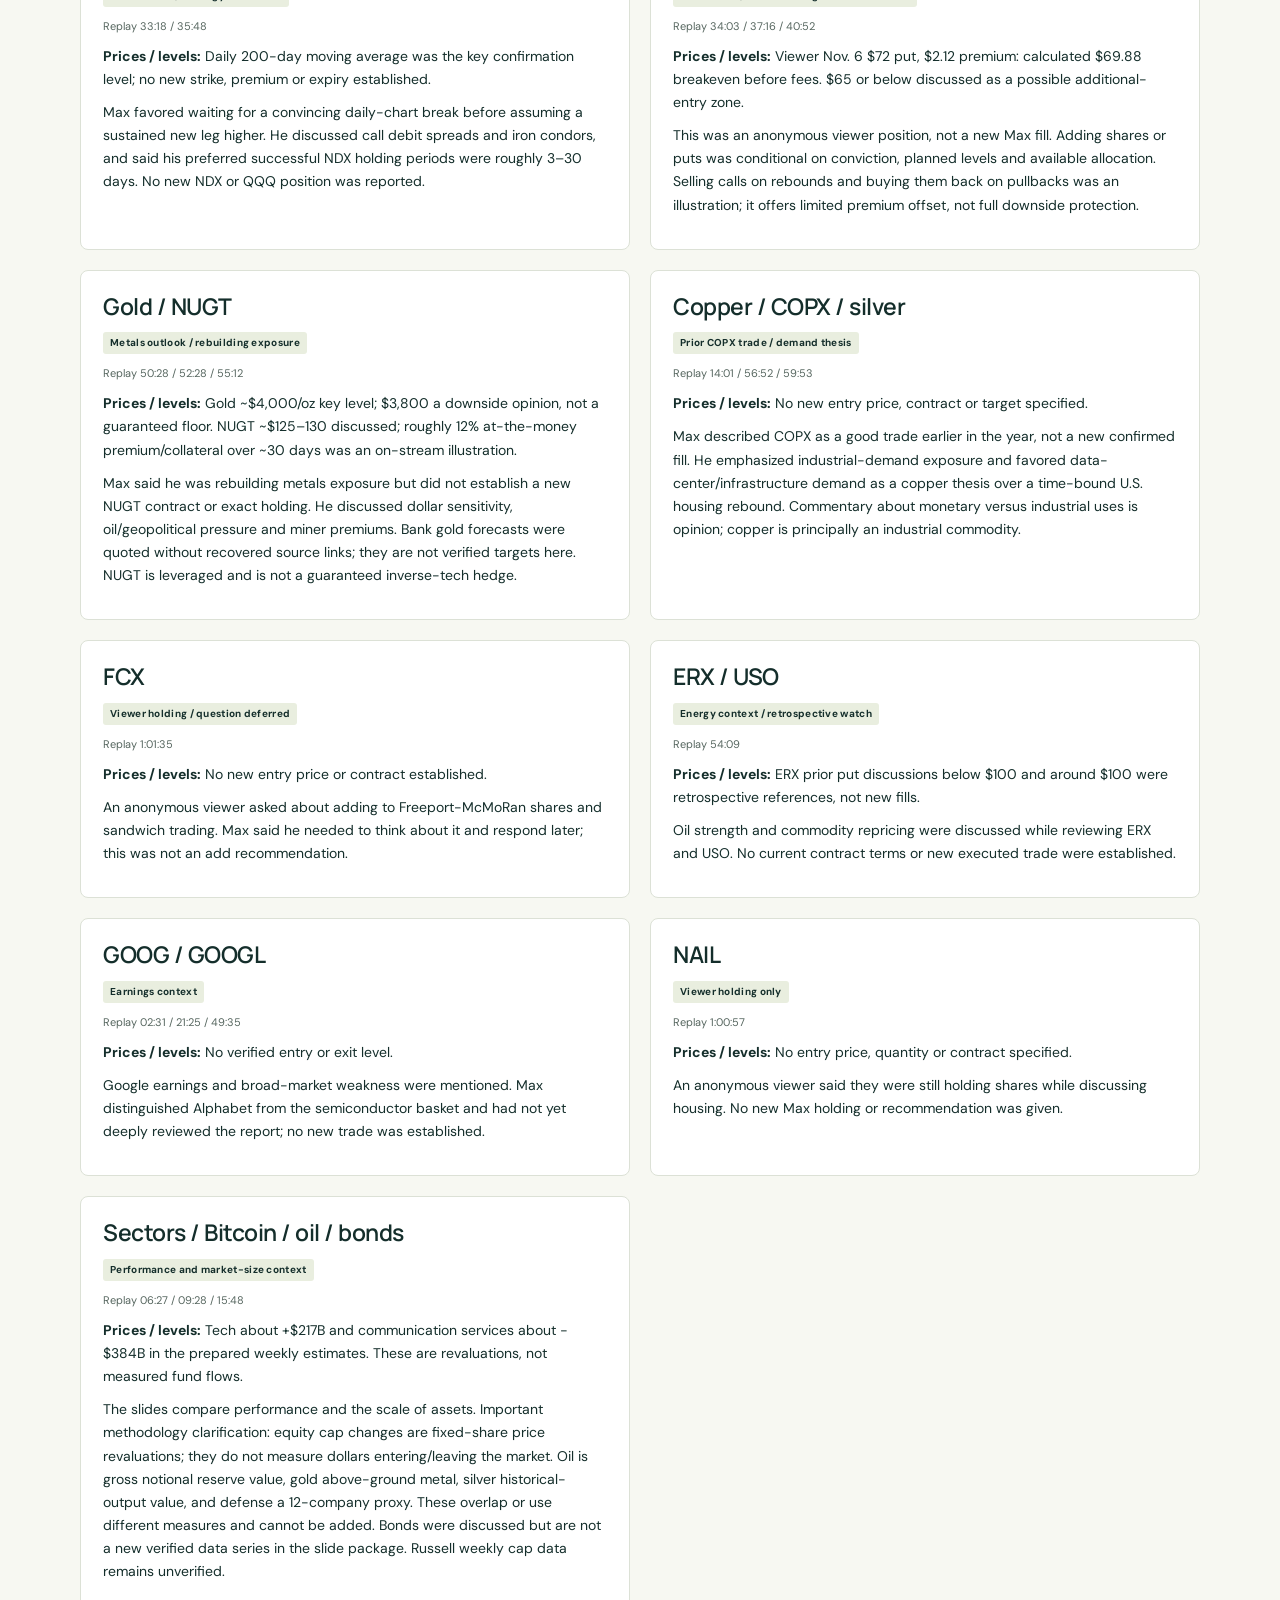
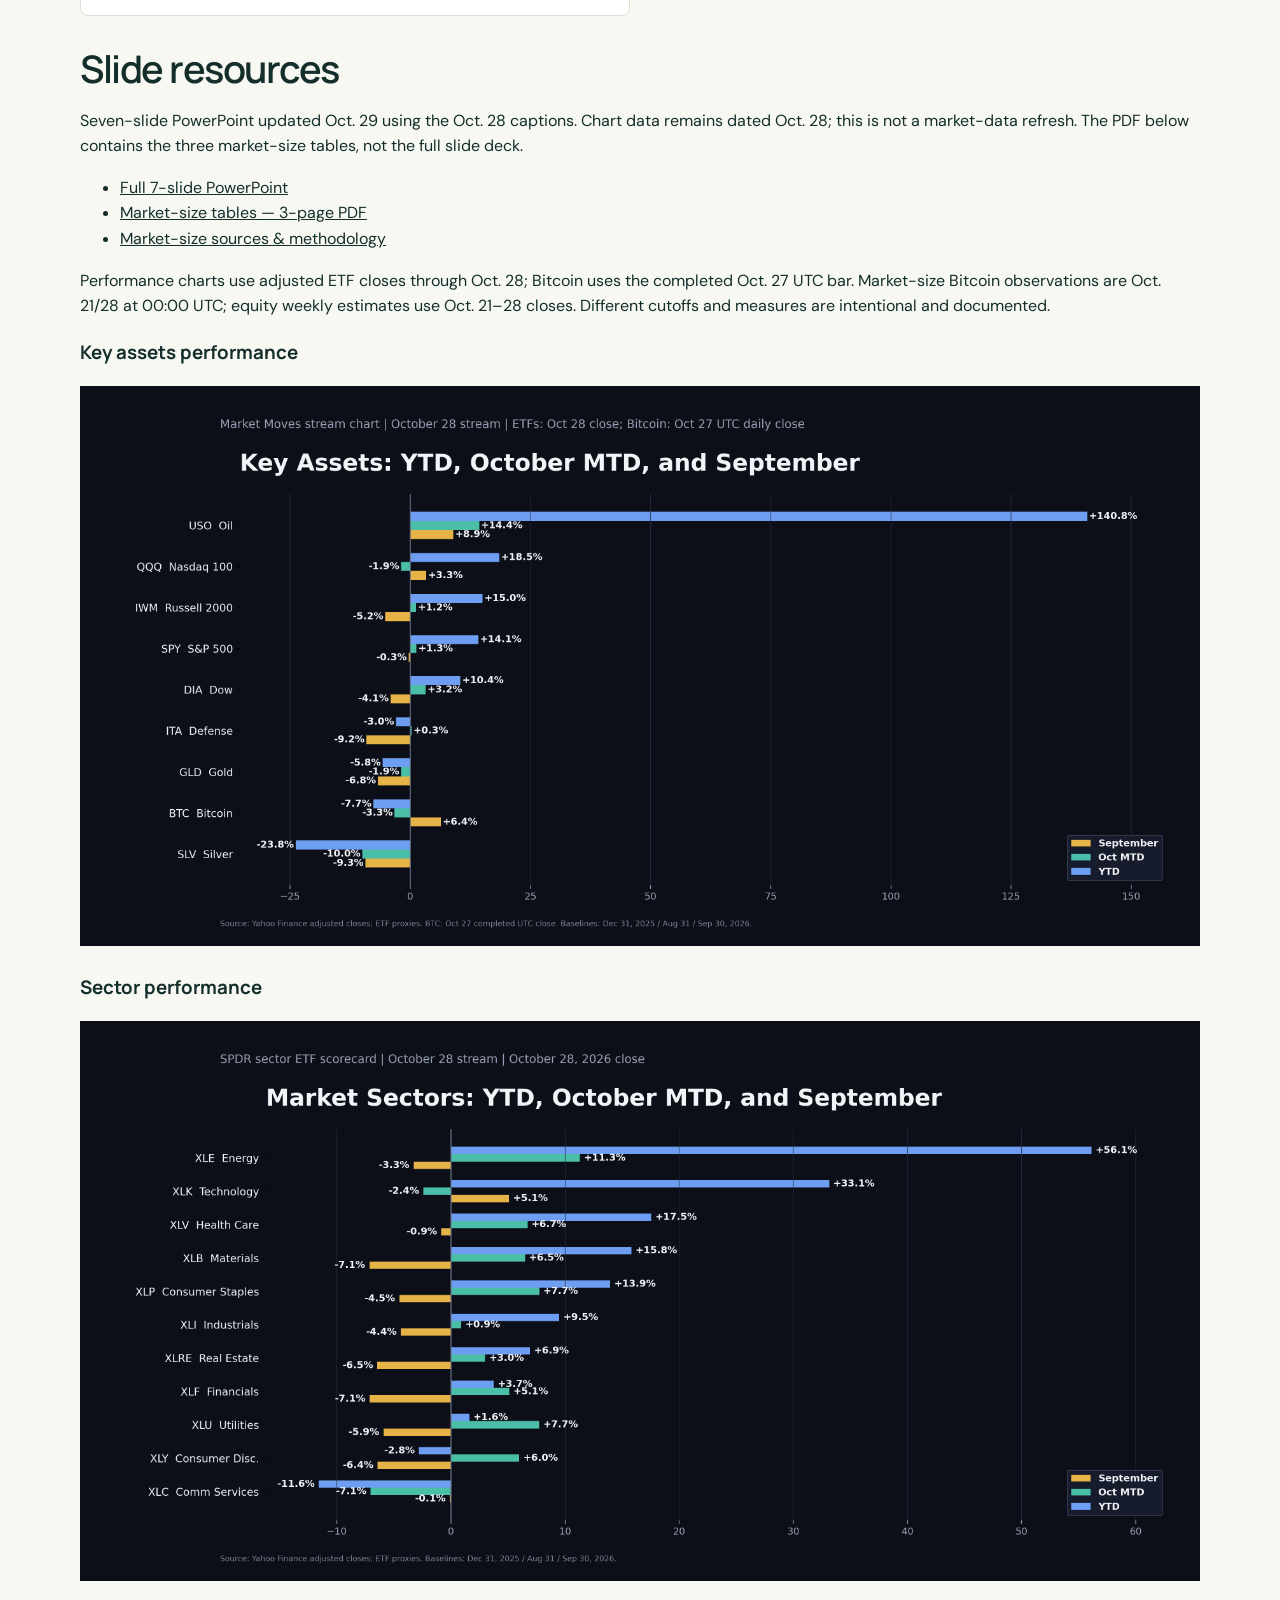
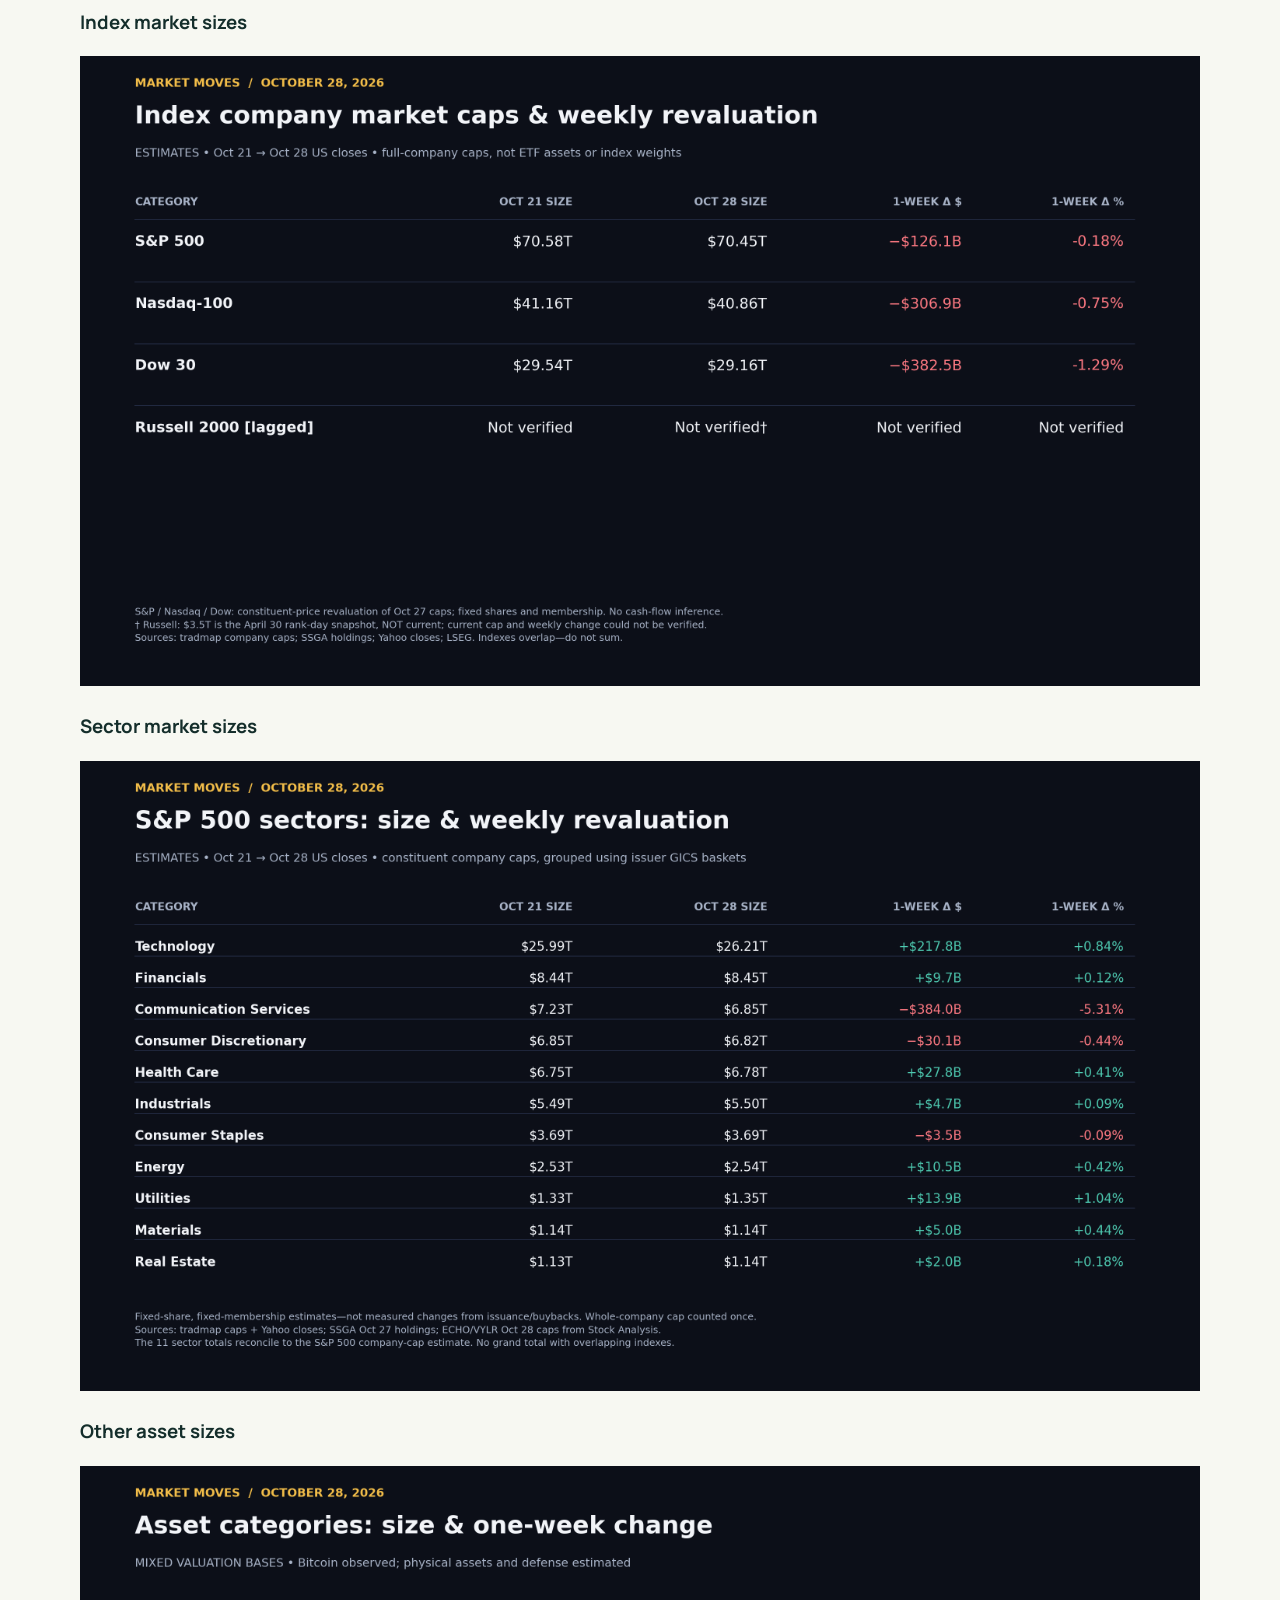
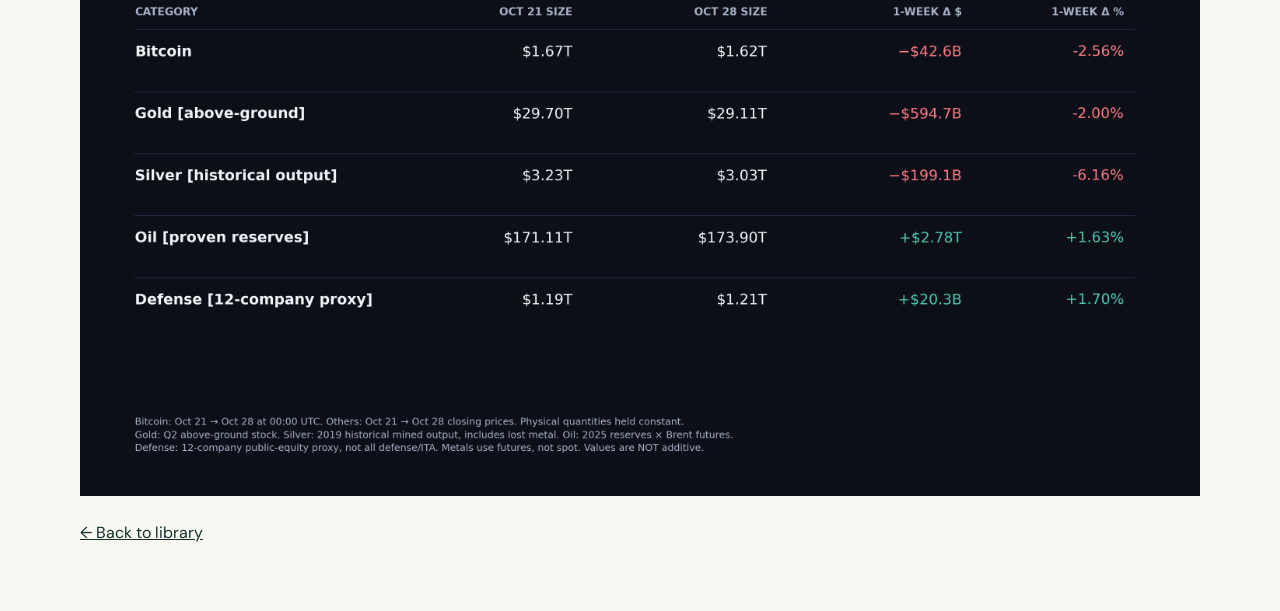
<file: streams/2026-10-28.html>
<!doctype html><html lang="en"><head><meta charset="utf-8"><meta name="viewport" content="width=device-width,initial-scale=1"><title>October 28 — Summary, Notes & Slides | Market Moves</title><link rel="icon" href="../favicon.svg"><link rel="stylesheet" href="../style.css"></head><body><main class="wrap stream-notes"><a href="../index.html#library">← Market Moves library</a><p class="eyebrow">STREAM NOTES · OCTOBER 28, 2026</p><h1>October 28 — SOXL Wheel &amp; Market Context</h1><p>SOXL wheel–sandwich walkthrough, sector and asset-size comparisons, daily-chart confirmation, TQQQ allocation and DCA, plus gold, NUGT and copper discussion.</p><p class="notes-intro">Historical Oct. 28, 2026 recap from Zoom captions (01:27–1:07:30), reviewed Oct. 29. Prices are stream-time references, not live quotes; option premiums are per share (×100 per standard contract). Timestamps are replay positions. Spoken and hypothetical positions are distinguished; this is not a current holdings ledger or a frame-by-frame inventory. No shared strategy URLs were recovered from recording chat. Slides include a clearly updated SOXL premium calculation.</p><p><a class="button light" href="https://us06web.zoom.us/rec/share/TGgorCUaHCTxYFL0Cfrv7Qc223e6JTD0J60x2jAGeg7plHl1nCkaNU7iAV6KKwCj.SIVHwca7Ea_-bI42">Watch 67-minute replay ↗</a></p><h2>Summary & key lessons</h2><ul><li>Use sector and asset-scale comparisons as context, while distinguishing market-cap revaluation from actual fund flows.</li><li>SOXL: two $135 short puts plus 200 owned shares and a partially covered stock position. Additional exposure lowers the average entry but increases capital at risk.</li><li>Daily 9/200 moving-average confirmation matters more to the thesis than a five-minute cross; rejection and further downside remain possible.</li><li>DCA is a decision, not an automatic rule: Max uses roughly a 20% drawdown to reassess conviction, allocation, covered calls or exiting/redeploying.</li><li>Covered-call framework discussed at 1:06:07: seek roughly 5% premium relative to share cost and strikes about 20% above cost. These are preferences, not assured returns.</li><li>Gold, miners and copper were reviewed; FCX follow-up remained unanswered in the recording.</li></ul><h2>SOXL arithmetic clarification</h2><p>The $8.45 and $35 credits are one put each, confirmed at 17:59–18:57 and 1:04:04–1:04:49. Average put premium is $21.725/share; assignment basis for those 200 shares is $113.275/share. With 200 shares at $90, the combined 400-share cash basis would be $101.6375 before the call credit, or $100.275 if the call expires and both puts assign. Early spoken estimates of $116–117 are superseded by this exact calculation. The 400-share scenario is conditional, not current ownership. The $120 call/$135 put strikes overlap; they do not create a no-assignment zone.</p><p>A 20% stock decline requires a 25% rebound to recover the starting price (50% to reach 20% above that original price); the spoken “40%” shorthand is not used as return arithmetic. Covered calls and new puts do not establish a minimum total-position return.</p><h2>Timestamped ticker & asset notes</h2><div class="ticker-grid"><article class="ticker-entry"><header><h2>SOXL</h2><span class="ticker-status">Reported wheel–sandwich example</span></header><p class="note">Replay 17:43 / 30:32 / 1:03:54</p><p><strong>Prices / levels:</strong> $135 short puts ×2, Nov. 20 expiry: $8.45 and $35 credits per share, one contract each. 200 shares bought at $85/$95 (average $90). One $120 covered call; $5.45 credit and Nov. 20 expiry from the accompanying slide example.</p><p>Two puts remain open, representing a potential 200 additional shares—not 200 already owned. Total put credit $4,345; call credit $545. Exact two-put assignment basis is $113.275/share, not the early spoken $116–117 estimate. If both puts assign and the call expires, 400 shares have net cash cost $40,110 ($100.275/share) before fees/tax. This is scenario arithmetic, not a guaranteed exit or tax basis. Between $120 and $135 at expiry, both puts can assign while 100 shares are called away (300 remain); above $135, 100 remain. Premiums do not remove downside or early-assignment risk.</p></article><article class="ticker-entry"><header><h2>SOXL technical setup</h2><span class="ticker-status">Bullish setup / conditional scenarios</span></header><p class="note">Replay 22:25 / 25:14 / 47:58</p><p><strong>Prices / levels:</strong> On-stream quote corrected from a stale ~$107 display to ~$102.05. $80–85 possible pullback if the 200-day average rejects price.</p><p>Max watched the 9-day moving average turn up toward the 200-day on the daily chart, distinguishing that from frequent five-minute crosses. Prior large rallies were historical analogies, not a forecast range or confirmed new breakout. The ~$125 put, ~50-day illustration and at-the-money ~$107 put were hypothetical examples, not additional reported fills; exact premiums/expiry were not established.</p></article><article class="ticker-entry"><header><h2>NDX / QQQ</h2><span class="ticker-status">Index thesis / strategy discussion</span></header><p class="note">Replay 33:18 / 35:48</p><p><strong>Prices / levels:</strong> Daily 200-day moving average was the key confirmation level; no new strike, premium or expiry established.</p><p>Max favored waiting for a convincing daily-chart break before assuming a sustained new leg higher. He discussed call debit spreads and iron condors, and said his preferred successful NDX holding periods were roughly 3–30 days. No new NDX or QQQ position was reported.</p></article><article class="ticker-entry"><header><h2>TQQQ</h2><span class="ticker-status">Viewer CSP / wheel-management illustration</span></header><p class="note">Replay 34:03 / 37:16 / 40:52</p><p><strong>Prices / levels:</strong> Viewer Nov. 6 $72 put, $2.12 premium: calculated $69.88 breakeven before fees. $65 or below discussed as a possible additional-entry zone.</p><p>This was an anonymous viewer position, not a new Max fill. Adding shares or puts was conditional on conviction, planned levels and available allocation. Selling calls on rebounds and buying them back on pullbacks was an illustration; it offers limited premium offset, not full downside protection.</p></article><article class="ticker-entry"><header><h2>Gold / NUGT</h2><span class="ticker-status">Metals outlook / rebuilding exposure</span></header><p class="note">Replay 50:28 / 52:28 / 55:12</p><p><strong>Prices / levels:</strong> Gold ~$4,000/oz key level; $3,800 a downside opinion, not a guaranteed floor. NUGT ~$125–130 discussed; roughly 12% at-the-money premium/collateral over ~30 days was an on-stream illustration.</p><p>Max said he was rebuilding metals exposure but did not establish a new NUGT contract or exact holding. He discussed dollar sensitivity, oil/geopolitical pressure and miner premiums. Bank gold forecasts were quoted without recovered source links; they are not verified targets here. NUGT is leveraged and is not a guaranteed inverse-tech hedge.</p></article><article class="ticker-entry"><header><h2>Copper / COPX / silver</h2><span class="ticker-status">Prior COPX trade / demand thesis</span></header><p class="note">Replay 14:01 / 56:52 / 59:53</p><p><strong>Prices / levels:</strong> No new entry price, contract or target specified.</p><p>Max described COPX as a good trade earlier in the year, not a new confirmed fill. He emphasized industrial-demand exposure and favored data-center/infrastructure demand as a copper thesis over a time-bound U.S. housing rebound. Commentary about monetary versus industrial uses is opinion; copper is principally an industrial commodity.</p></article><article class="ticker-entry"><header><h2>FCX</h2><span class="ticker-status">Viewer holding / question deferred</span></header><p class="note">Replay 1:01:35</p><p><strong>Prices / levels:</strong> No new entry price or contract established.</p><p>An anonymous viewer asked about adding to Freeport-McMoRan shares and sandwich trading. Max said he needed to think about it and respond later; this was not an add recommendation.</p></article><article class="ticker-entry"><header><h2>ERX / USO</h2><span class="ticker-status">Energy context / retrospective watch</span></header><p class="note">Replay 54:09</p><p><strong>Prices / levels:</strong> ERX prior put discussions below $100 and around $100 were retrospective references, not new fills.</p><p>Oil strength and commodity repricing were discussed while reviewing ERX and USO. No current contract terms or new executed trade were established.</p></article><article class="ticker-entry"><header><h2>GOOG / GOOGL</h2><span class="ticker-status">Earnings context</span></header><p class="note">Replay 02:31 / 21:25 / 49:35</p><p><strong>Prices / levels:</strong> No verified entry or exit level.</p><p>Google earnings and broad-market weakness were mentioned. Max distinguished Alphabet from the semiconductor basket and had not yet deeply reviewed the report; no new trade was established.</p></article><article class="ticker-entry"><header><h2>NAIL</h2><span class="ticker-status">Viewer holding only</span></header><p class="note">Replay 1:00:57</p><p><strong>Prices / levels:</strong> No entry price, quantity or contract specified.</p><p>An anonymous viewer said they were still holding shares while discussing housing. No new Max holding or recommendation was given.</p></article><article class="ticker-entry"><header><h2>Sectors / Bitcoin / oil / bonds</h2><span class="ticker-status">Performance and market-size context</span></header><p class="note">Replay 06:27 / 09:28 / 15:48</p><p><strong>Prices / levels:</strong> Tech about +$217B and communication services about −$384B in the prepared weekly estimates. These are revaluations, not measured fund flows.</p><p>The slides compare performance and the scale of assets. Important methodology clarification: equity cap changes are fixed-share price revaluations; they do not measure dollars entering/leaving the market. Oil is gross notional reserve value, gold above-ground metal, silver historical-output value, and defense a 12-company proxy. These overlap or use different measures and cannot be added. Bonds were discussed but are not a new verified data series in the slide package. Russell weekly cap data remains unverified.</p></article></div><section id="resources"><h2>Slide resources</h2><p>Seven-slide PowerPoint updated Oct. 29 using the Oct. 28 captions. Chart data remains dated Oct. 28; this is not a market-data refresh. The PDF below contains the three market-size tables, not the full slide deck.</p><ul><li><a href="../assets/2026-10-28/Market_Moves_Slides_2026-10-28.pptx">Full 7-slide PowerPoint</a></li><li><a href="../assets/2026-10-28/Market_Sizes_Weekly_2026-10-28.pdf">Market-size tables — 3-page PDF</a></li><li><a href="../assets/2026-10-28/Sources_and_Methodology.md">Market-size sources &amp; methodology</a></li></ul><p>Performance charts use adjusted ETF closes through Oct. 28; Bitcoin uses the completed Oct. 27 UTC bar. Market-size Bitcoin observations are Oct. 21/28 at 00:00 UTC; equity weekly estimates use Oct. 21–28 closes. Different cutoffs and measures are intentional and documented.</p><h3>Key assets performance</h3><a href="../assets/2026-10-28/market_moves_key_assets_ytd_mtd_september_2026-10-28.png"><img style="max-width:100%;height:auto" loading="lazy" alt="Key assets performance — October 28, 2026" src="../assets/2026-10-28/market_moves_key_assets_ytd_mtd_september_2026-10-28.png"></a><h3>Sector performance</h3><a href="../assets/2026-10-28/market_moves_sectors_ytd_mtd_september_2026-10-28.png"><img style="max-width:100%;height:auto" loading="lazy" alt="Sector performance — October 28, 2026" src="../assets/2026-10-28/market_moves_sectors_ytd_mtd_september_2026-10-28.png"></a><h3>Index market sizes</h3><a href="../assets/2026-10-28/Indexes_Market_Size_Weekly.png"><img style="max-width:100%;height:auto" loading="lazy" alt="Index market sizes — October 28, 2026" src="../assets/2026-10-28/Indexes_Market_Size_Weekly.png"></a><h3>Sector market sizes</h3><a href="../assets/2026-10-28/Sectors_Market_Size_Weekly.png"><img style="max-width:100%;height:auto" loading="lazy" alt="Sector market sizes — October 28, 2026" src="../assets/2026-10-28/Sectors_Market_Size_Weekly.png"></a><h3>Other asset sizes</h3><a href="../assets/2026-10-28/Assets_Market_Size_Weekly.png"><img style="max-width:100%;height:auto" loading="lazy" alt="Other asset sizes — October 28, 2026" src="../assets/2026-10-28/Assets_Market_Size_Weekly.png"></a></section><p><a href="../index.html#library">← Back to library</a></p></main></body></html>
</file>
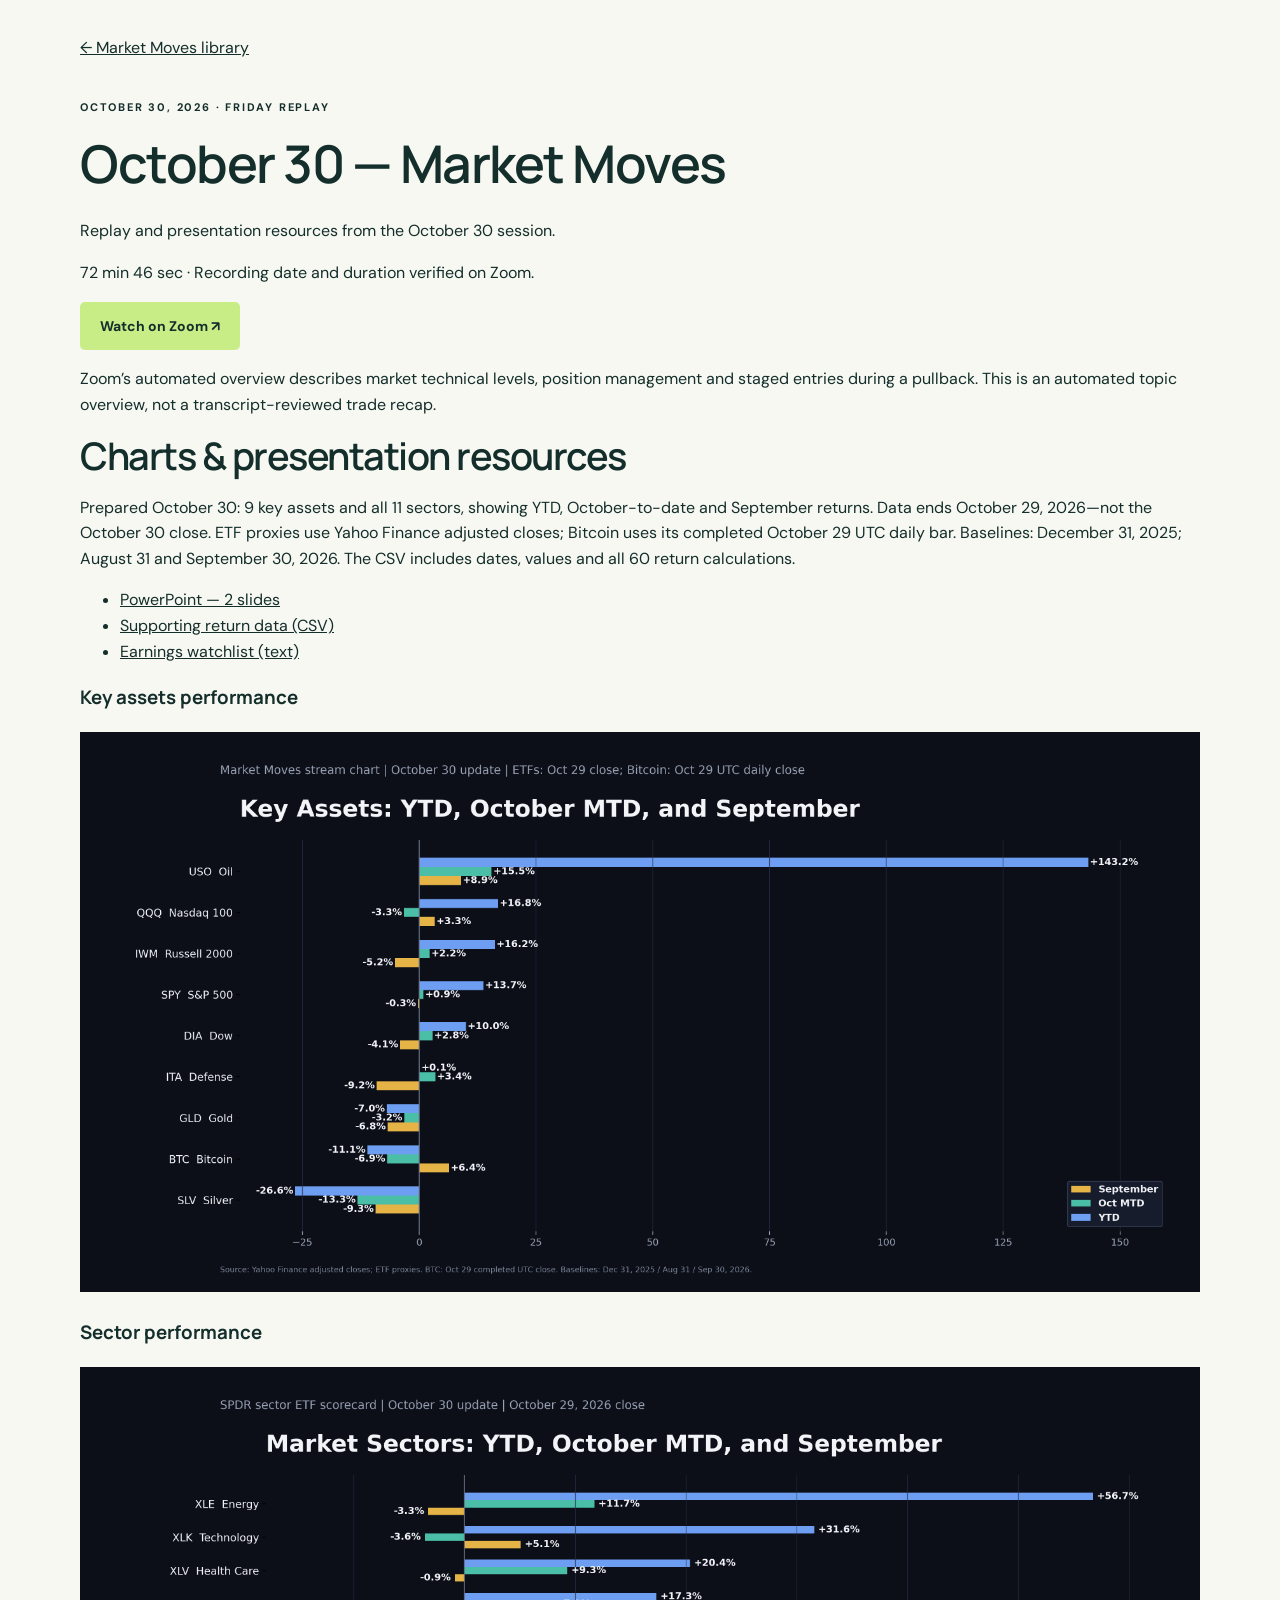
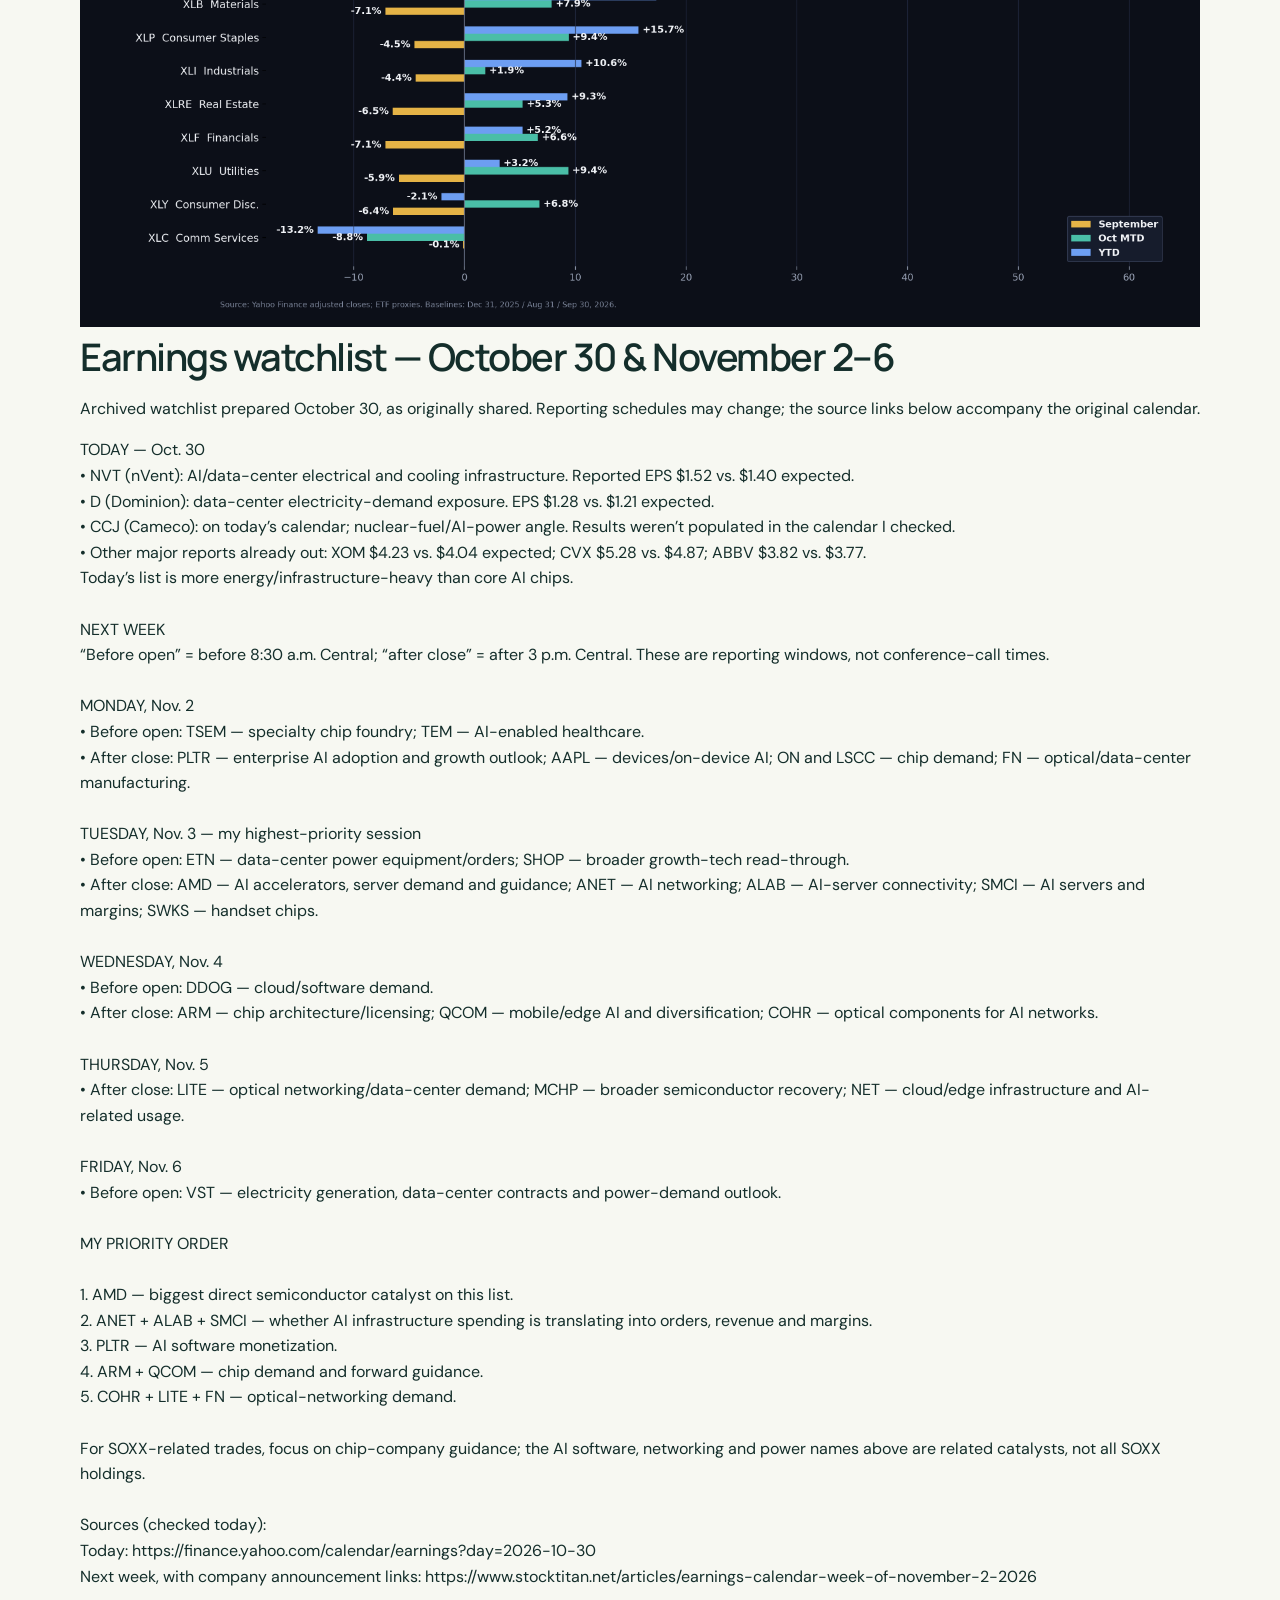
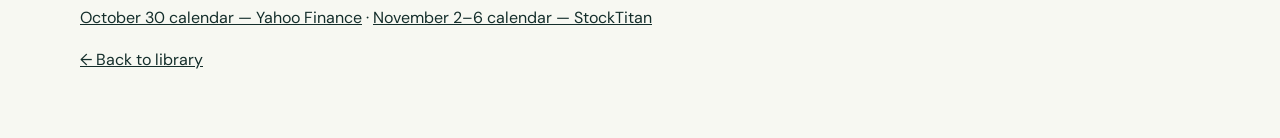
<file: streams/2026-10-30.html>
<!doctype html><html lang="en"><head><meta charset="utf-8"><meta name="viewport" content="width=device-width,initial-scale=1"><title>October 30 — Replay & Resources | Market Moves</title><link rel="icon" href="../favicon.svg"><link rel="stylesheet" href="../style.css"></head><body><main class="wrap stream-notes"><a href="../index.html#library">← Market Moves library</a><p class="eyebrow">OCTOBER 30, 2026 · FRIDAY REPLAY</p><h1>October 30 — Market Moves</h1><p>Replay and presentation resources from the October 30 session.</p><p>72 min 46 sec · Recording date and duration verified on Zoom.</p><p><a class="button light" href="https://us06web.zoom.us/rec/share/vB62OXIC7sn29NZjTACtyw3_N3CU9sdIaNkMmeq9kFNX3XZYFfZCfEpGf8DX7yD0.l42riKHr-Ip58ZO9" target="_blank" rel="noopener noreferrer">Watch on Zoom ↗</a></p><p>Zoom’s automated overview describes market technical levels, position management and staged entries during a pullback. This is an automated topic overview, not a transcript-reviewed trade recap.</p><section id="resources"><h2>Charts & presentation resources</h2><p>Prepared October 30: 9 key assets and all 11 sectors, showing YTD, October-to-date and September returns. Data ends October 29, 2026—not the October 30 close. ETF proxies use Yahoo Finance adjusted closes; Bitcoin uses its completed October 29 UTC daily bar. Baselines: December 31, 2025; August 31 and September 30, 2026. The CSV includes dates, values and all 60 return calculations.</p><ul><li><a href="../assets/2026-10-30/Market_Moves_Performance_Charts_2026-10-30.pptx">PowerPoint — 2 slides</a></li><li><a href="../assets/2026-10-30/market_moves_performance_2026-10-30.csv">Supporting return data (CSV)</a></li><li><a href="../assets/2026-10-30/Earnings_Watchlist_2026-10-30.txt">Earnings watchlist (text)</a></li></ul><h3>Key assets performance</h3><a href="../assets/2026-10-30/market_moves_key_assets_ytd_mtd_september_2026-10-30.png"><img style="max-width:100%;height:auto" src="../assets/2026-10-30/market_moves_key_assets_ytd_mtd_september_2026-10-30.png" alt="Key assets performance, prepared October 30 with October 29 data" loading="lazy"></a><h3>Sector performance</h3><a href="../assets/2026-10-30/market_moves_sectors_ytd_mtd_september_2026-10-30.png"><img style="max-width:100%;height:auto" src="../assets/2026-10-30/market_moves_sectors_ytd_mtd_september_2026-10-30.png" alt="Sector performance, prepared October 30 with October 29 data" loading="lazy"></a></section><section id="earnings"><h2>Earnings watchlist — October 30 & November 2–6</h2><p>Archived watchlist prepared October 30, as originally shared. Reporting schedules may change; the source links below accompany the original calendar.</p><div style="white-space:pre-wrap;overflow-wrap:anywhere">TODAY — Oct. 30
• NVT (nVent): AI/data-center electrical and cooling infrastructure. Reported EPS $1.52 vs. $1.40 expected.
• D (Dominion): data-center electricity-demand exposure. EPS $1.28 vs. $1.21 expected.
• CCJ (Cameco): on today’s calendar; nuclear-fuel/AI-power angle. Results weren’t populated in the calendar I checked.
• Other major reports already out: XOM $4.23 vs. $4.04 expected; CVX $5.28 vs. $4.87; ABBV $3.82 vs. $3.77.
Today’s list is more energy/infrastructure-heavy than core AI chips.

NEXT WEEK
“Before open” = before 8:30 a.m. Central; “after close” = after 3 p.m. Central. These are reporting windows, not conference-call times.

MONDAY, Nov. 2
• Before open: TSEM — specialty chip foundry; TEM — AI-enabled healthcare.
• After close: PLTR — enterprise AI adoption and growth outlook; AAPL — devices/on-device AI; ON and LSCC — chip demand; FN — optical/data-center manufacturing.

TUESDAY, Nov. 3 — my highest-priority session
• Before open: ETN — data-center power equipment/orders; SHOP — broader growth-tech read-through.
• After close: AMD — AI accelerators, server demand and guidance; ANET — AI networking; ALAB — AI-server connectivity; SMCI — AI servers and margins; SWKS — handset chips.

WEDNESDAY, Nov. 4
• Before open: DDOG — cloud/software demand.
• After close: ARM — chip architecture/licensing; QCOM — mobile/edge AI and diversification; COHR — optical components for AI networks.

THURSDAY, Nov. 5
• After close: LITE — optical networking/data-center demand; MCHP — broader semiconductor recovery; NET — cloud/edge infrastructure and AI-related usage.

FRIDAY, Nov. 6
• Before open: VST — electricity generation, data-center contracts and power-demand outlook.

MY PRIORITY ORDER

1. AMD — biggest direct semiconductor catalyst on this list.
2. ANET + ALAB + SMCI — whether AI infrastructure spending is translating into orders, revenue and margins.
3. PLTR — AI software monetization.
4. ARM + QCOM — chip demand and forward guidance.
5. COHR + LITE + FN — optical-networking demand.

For SOXX-related trades, focus on chip-company guidance; the AI software, networking and power names above are related catalysts, not all SOXX holdings.

Sources (checked today):
Today: https://finance.yahoo.com/calendar/earnings?day=2026-10-30
Next week, with company announcement links: https://www.stocktitan.net/articles/earnings-calendar-week-of-november-2-2026</div><p><a href="https://finance.yahoo.com/calendar/earnings?day=2026-10-30">October 30 calendar — Yahoo Finance</a> · <a href="https://www.stocktitan.net/articles/earnings-calendar-week-of-november-2-2026">November 2–6 calendar — StockTitan</a></p></section><p><a href="../index.html#library">← Back to library</a></p></main></body></html>
</file>
<file: style.css>
@import url('https://fonts.googleapis.com/css2?family=DM+Sans:wght@400;500;600;700&family=Manrope:wght@400;500;600;700;800&display=swap');
:root{--ink:#142e2b;--muted:#56665f;--paper:#f7f8f2;--green:#c8ed87;--line:#dce1d6}*{box-sizing:border-box}html{scroll-behavior:smooth;scroll-padding-top:24px}body{margin:0;background:var(--paper);color:var(--ink);font:16px/1.6 'DM Sans',Arial,sans-serif}h1,h2,h3,.brand{font-family:Manrope,Arial,sans-serif}a{color:inherit}button,input{font:inherit}button,a,input{touch-action:manipulation}a:focus-visible,button:focus-visible,input:focus-visible{outline:3px solid #9ab955;outline-offset:5px}.wrap{width:min(1200px,calc(100% - 80px));margin:auto}.topbar{display:flex;align-items:center;justify-content:space-between;padding:25px 0}.brand{display:flex;align-items:center;gap:12px;line-height:1.05;text-decoration:none;font-size:17px;font-weight:800;letter-spacing:.8px}.brandmark{background:var(--ink);color:var(--green);width:48px;height:48px;display:grid;place-content:center;position:relative;font-size:25px;letter-spacing:-6px;padding-right:8px;border-radius:8px}.brandmark span{position:absolute;right:4px;top:6px;font-size:21px}.brandby{display:block;font:8px/1.5 'DM Sans',sans-serif;letter-spacing:1.2px;margin-top:5px}nav{display:flex;gap:34px;align-items:center;font-size:14px;font-weight:600}nav a{text-decoration:none}.nav-cta{border:1px solid #b8c3b5;padding:10px 18px;border-radius:5px}.hero{background:#112d2b;color:#f4f7ee;overflow:hidden}.hero-grid{display:grid;grid-template-columns:1.2fr 1fr;gap:100px;padding:76px 0 60px;align-items:center}.eyebrow{font-size:11px;font-weight:700;letter-spacing:1.8px;margin:0 0 20px}.dot{display:inline-block;width:7px;height:7px;border-radius:50%;background:var(--green);margin-right:8px}h1{font-size:clamp(46px,5.3vw,72px);line-height:1.08;letter-spacing:-3.5px;margin:0 0 26px;font-weight:600}h1 em{font-style:normal;color:var(--green)}.intro{font-size:18px;line-height:1.7;color:#c1d1ca;max-width:460px;margin-bottom:32px}.button{display:inline-flex;align-items:center;justify-content:space-between;gap:30px;padding:13px 20px;border-radius:5px;text-decoration:none;font-weight:700;font-size:14px;transition:transform .15s}.button:hover{transform:translateY(-2px)}.light{background:var(--green);color:var(--ink)}.host{font-size:12px;color:#b8c9bf;margin-top:20px}.featured{background:#1c3c37;border:1px solid #406052;border-radius:12px;padding:25px 29px;box-shadow:0 18px 50px #001b2433}.feature-top{display:flex;align-items:center;justify-content:space-between}.feature-top .eyebrow{margin:0;font-size:10px;color:#bdd3bb}.replay{font-size:9px;letter-spacing:1.4px;border:1px solid #668365;padding:3px 8px;border-radius:3px}.wave{height:112px;position:relative;margin:20px -29px 24px;overflow:hidden}.wave svg{width:100%;height:100%}.grid{stroke:#ffffff0d;stroke-width:1;fill:none}.trace{stroke:#c8ed87;stroke-width:2;fill:none}.play{position:absolute;left:44%;top:25%;background:#d5f2b2;color:#163a31;border:7px solid #284d3f;width:59px;height:59px;border-radius:50%;display:grid;place-items:center;padding-left:3px}.featured h2{font-size:33px;line-height:1.18;letter-spacing:-1px;margin:0}.featured p:not(.eyebrow){color:#c0d1c7;font-size:14px}.featured .eyebrow{font-size:9px;margin-bottom:10px}.featured small{display:block;color:#bacbc1;font-size:10px;margin-top:12px}.hero-bottom{display:flex;justify-content:space-between;border-top:1px solid #ffffff24;padding:23px 0;font-size:10px;letter-spacing:1.6px;color:#bed1c4}.library{padding:76px 0 84px}.section-head{display:flex;justify-content:space-between;align-items:end;margin-bottom:34px}h2{font-size:38px;line-height:1.2;letter-spacing:-1.5px;font-weight:600;margin:0}.section-head .eyebrow,.approach .eyebrow{color:#50634d;margin-bottom:14px}.section-head>p{font-size:14px;color:var(--muted);margin:0 0 3px}.toolbar{display:flex;justify-content:space-between;gap:20px;border-bottom:1px solid var(--line);padding-bottom:20px}.filters{display:flex;gap:5px;flex-wrap:wrap}.filters button{border:0;background:none;border-radius:5px;color:var(--muted);padding:9px 15px;font-size:13px;cursor:pointer}.filters button.active{background:var(--ink);color:white}.search{display:flex;align-items:center;gap:9px;border:1px solid #d1d8ca;background:#fff;padding:6px 12px;border-radius:5px}.search input{border:0;background:none;min-width:0;width:185px;font-size:13px;color:var(--ink)}.results{font-size:11px;color:var(--muted);margin:20px 0}.cards{display:grid;grid-template-columns:repeat(3,1fr);gap:24px}.card{background:#fff;border:1px solid var(--line);border-radius:9px;overflow:hidden;display:flex;flex-direction:column}.thumb{aspect-ratio:1.8;background:#e9eee0;display:grid;place-items:center;border-bottom:1px solid var(--line);overflow:hidden}.thumb img{width:100%;height:100%;object-fit:contain}.stream-thumb{background:#1e423b;color:var(--green);position:relative;font-family:Manrope,sans-serif;line-height:1.15;font-size:26px;letter-spacing:-1px;align-content:center;text-align:center}.stream-thumb span{font-size:10px;letter-spacing:2px;color:#c8dacd;margin-top:15px}.card-body{padding:22px;display:flex;flex-direction:column;flex:1}.meta{display:flex;justify-content:space-between;gap:10px;color:#56694e;font-size:9px;letter-spacing:1px;font-weight:700;margin-bottom:12px}.card h3{font-size:20px;line-height:1.3;letter-spacing:-.5px;margin:0 0 12px}.card p{font-size:13px;color:var(--muted);margin:0 0 16px}.card .note{font-size:10px;line-height:1.6}.card-links{display:flex;gap:17px;flex-wrap:wrap;margin-top:auto;padding-top:15px;border-top:1px solid #edf0e8}.card-links a{font-size:12px;font-weight:700;text-underline-offset:4px}.empty{padding:35px;border:1px dashed #afbdab;grid-column:1/-1}.approach{background:#e9eedf;padding:62px 0}.approach-grid{display:grid;grid-template-columns:1fr 1fr;gap:100px}.approach-grid>div>p:not(.eyebrow){max-width:390px;font-size:15px;color:var(--muted);margin-top:24px}.principles article{display:flex;gap:24px;padding:19px 0;border-bottom:1px solid #cfd8c7}.principles article:first-child{padding-top:0}.principles article>span{font-size:11px;padding-top:5px;color:#556a4e}.principles h3{margin:0;font-size:18px}.principles p{margin:7px 0 0;font-size:13px;color:var(--muted)}footer{display:flex;justify-content:space-between;gap:40px;align-items:center;padding:34px 0;font-size:11px}footer strong{letter-spacing:1px}footer span{display:block;color:var(--muted)}footer p{max-width:500px;color:var(--muted)}footer>a{white-space:nowrap}.sr-only,.skip{position:absolute;left:-10000px}.skip:focus{left:15px;top:15px;z-index:10;background:white;padding:10px}@media(max-width:950px){.hero-grid{gap:40px}.wrap{width:calc(100% - 44px)}.cards{grid-template-columns:repeat(2,1fr)}.toolbar{flex-direction:column}.search{max-width:360px}.search input{width:100%}.approach-grid{gap:45px}}@media(max-width:600px){.topbar{padding:18px 0}nav{gap:15px}nav>a:not(.nav-cta){display:none}.nav-cta{font-size:11px;padding:9px 12px}.brand{font-size:14px}.brandmark{width:40px;height:40px}.hero-grid{grid-template-columns:1fr;padding:45px 0 34px;gap:32px}h1{font-size:52px;letter-spacing:-2.5px}.intro{font-size:16px}.featured{padding:23px}.wave{margin-left:-23px;margin-right:-23px}.hero-bottom{font-size:8px;letter-spacing:.3px;gap:12px}.library{padding:45px 0}.section-head{display:block}.section-head>p{margin-top:18px}h2{font-size:31px}.filters{gap:0}.filters button{padding:9px 11px;font-size:12px}.cards{grid-template-columns:1fr}.thumb{aspect-ratio:1.8}.approach-grid{grid-template-columns:1fr;gap:30px}.approach{padding:45px 0}footer{flex-direction:column;align-items:start;gap:10px}footer p{margin:0}.card h3{font-size:22px}}@media(prefers-reduced-motion:reduce){html{scroll-behavior:auto}*{transition:none!important}}

/* Historical per-stream ticker recaps */
.ticker-details{margin:0 0 20px;border-top:1px solid var(--line);padding-top:14px;min-width:0}.ticker-details summary{cursor:pointer;font-size:13px;font-weight:700;margin-bottom:12px}.ticker-entry{padding:16px 0;border-top:1px solid var(--line);overflow-wrap:anywhere}.ticker-entry h4{font-size:15px;margin:0 0 8px}.ticker-entry p{line-height:1.65;margin:10px 0}.ticker-entry a{font-size:12px;font-weight:700;display:block;margin:8px 0}.ticker-status{display:inline-block;font-size:10px;font-weight:700;letter-spacing:.3px;background:#e9eedf;padding:3px 7px;border-radius:3px}.stream-notes{padding-top:35px;padding-bottom:50px;max-width:1120px}.stream-notes>.eyebrow{margin-top:38px}.stream-notes h1{font-size:clamp(32px,5vw,52px);letter-spacing:-1.5px}.stream-notes>.notes-intro{font-size:13px;max-width:850px;color:var(--muted);line-height:1.7}.ticker-grid{display:grid;grid-template-columns:repeat(2,minmax(0,1fr));gap:20px;margin:30px 0}.ticker-grid>.ticker-entry{background:#fff;padding:22px;border:1px solid var(--line);border-radius:8px}.ticker-grid h2{font-size:23px;letter-spacing:-.5px;margin-bottom:8px}.ticker-grid p{font-size:14px}.ticker-grid .note{font-size:11px;color:var(--muted)}@media(max-width:600px){.ticker-grid{grid-template-columns:1fr}.ticker-entry{min-width:0}.stream-notes h1{font-size:34px}}

/* Community tradebook and dated screening tables */
.tracker-jumps{display:flex;flex-wrap:wrap;gap:15px;padding:25px 0;border-bottom:1px solid var(--line)}.tracker-jumps a{font-size:14px;font-weight:700;text-underline-offset:5px}.tracker-section{padding-top:55px;padding-bottom:25px;min-width:0}.tracker-intro{max-width:920px;color:var(--muted);font-size:14px;line-height:1.8}.tracker-toolbar{display:flex;flex-wrap:wrap;gap:18px;margin:24px 0 12px}.tracker-toolbar label{display:flex;flex-direction:column;gap:6px;font-size:12px;font-weight:700}.tracker-toolbar input,.tracker-toolbar select{font:inherit;font-size:14px;border:1px solid #bdcbb7;border-radius:5px;background:white;padding:10px 12px;color:var(--ink);max-width:100%}.table-scroll{overflow-x:auto;border:1px solid var(--line);border-radius:8px;background:white;max-width:100%}.table-scroll:focus-visible,select:focus-visible{outline:3px solid #9ab955;outline-offset:3px}.table-scroll table{border-collapse:collapse;width:100%;min-width:930px;font-size:13px;line-height:1.6;text-align:left}.table-scroll caption{text-align:left;padding:14px 18px;background:#eef3e7;font-size:12px;color:var(--muted)}.table-scroll th{background:#173a32;color:#f4f7ee;padding:14px 16px;font-size:11px;letter-spacing:.4px}.table-scroll td{padding:18px 16px;vertical-align:top;border-top:1px solid var(--line)}.table-scroll tbody tr:nth-child(even){background:#f8faf4}.table-scroll td:first-child{min-width:155px}.table-scroll td:last-child{min-width:250px;max-width:390px}.cell-detail{display:block;color:var(--muted);font-size:12px;margin-top:6px}.table-scroll td a{font-weight:700;text-underline-offset:3px}.table-scroll td div a{display:block;margin-top:8px;font-size:12px}.status-pill{display:inline-block;background:#e3efd7;padding:3px 7px;border-radius:4px;font-size:11px;font-weight:700;white-space:nowrap}.status-pill.review{background:#fff0ce;color:#73541c}.tracker-footnote{font-size:12px;color:var(--muted);max-width:950px;line-height:1.8}.topbar nav{gap:20px}@media(max-width:600px){.tracker-section{padding-top:35px}.tracker-toolbar{flex-direction:column}.tracker-toolbar label{width:100%}.tracker-jumps{gap:12px;font-size:12px}.tracker-jumps a{font-size:12px}.table-scroll table{min-width:850px}}

/* Bottom-of-page research dropdowns */
.tracker-dropdown{border:1px solid #c6d3cb;border-radius:12px;background:#fff;overflow:hidden}
.tracker-dropdown>summary{position:relative;cursor:pointer;list-style:none;padding:24px 64px 24px 24px}
.tracker-dropdown>summary::-webkit-details-marker{display:none}
.tracker-dropdown>summary h2{margin:0;font-size:clamp(1.5rem,4vw,2.2rem)}
.tracker-dropdown>summary .eyebrow{margin:0 0 8px}
.dropdown-icon{position:absolute;right:24px;top:50%;transform:translateY(-50%);font-size:2rem}
.tracker-dropdown[open]>summary .dropdown-icon{transform:translateY(-50%) rotate(45deg)}
.tracker-dropdown>summary:focus-visible{outline:3px solid #267d6c;outline-offset:-4px}
.tracker-content{padding:0 24px 24px}
@media(max-width:600px){.tracker-dropdown>summary{padding:20px 52px 20px 16px}.tracker-content{padding:0 16px 20px}.dropdown-icon{right:16px}}
</file>
